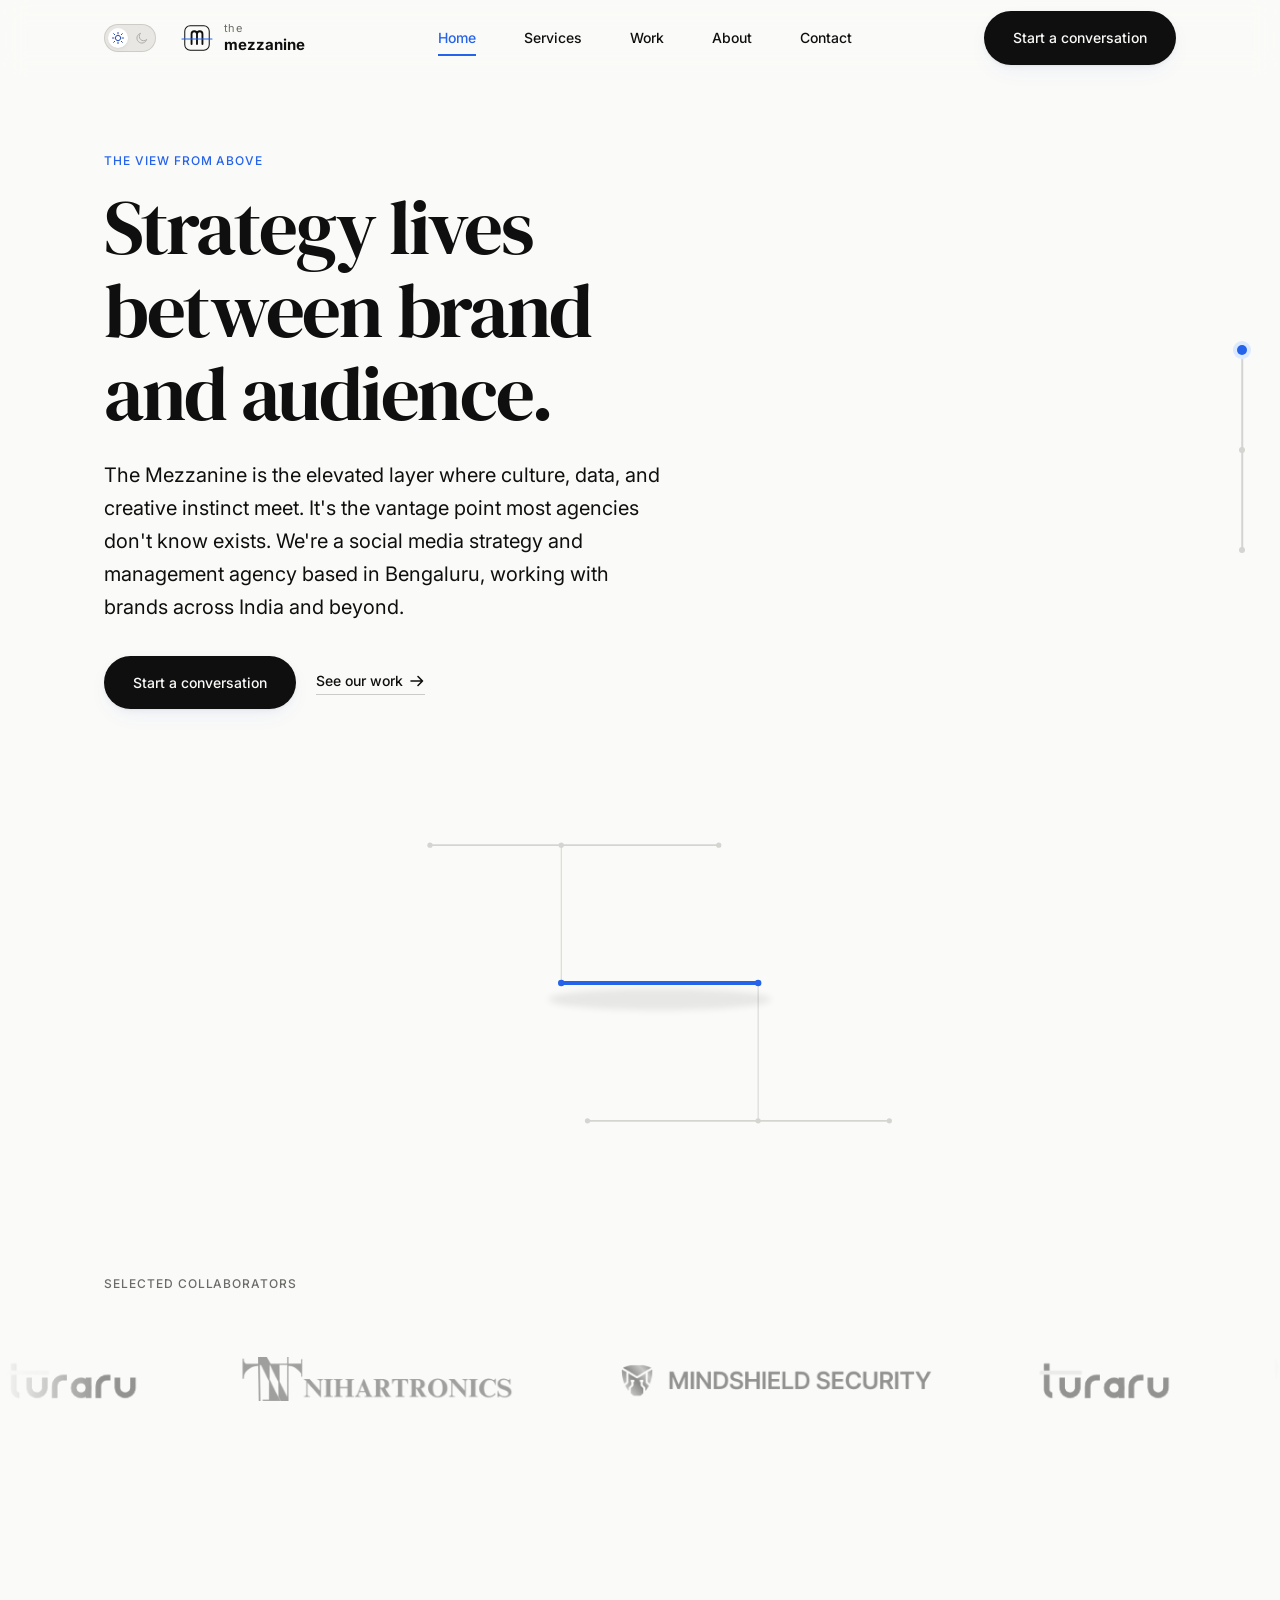
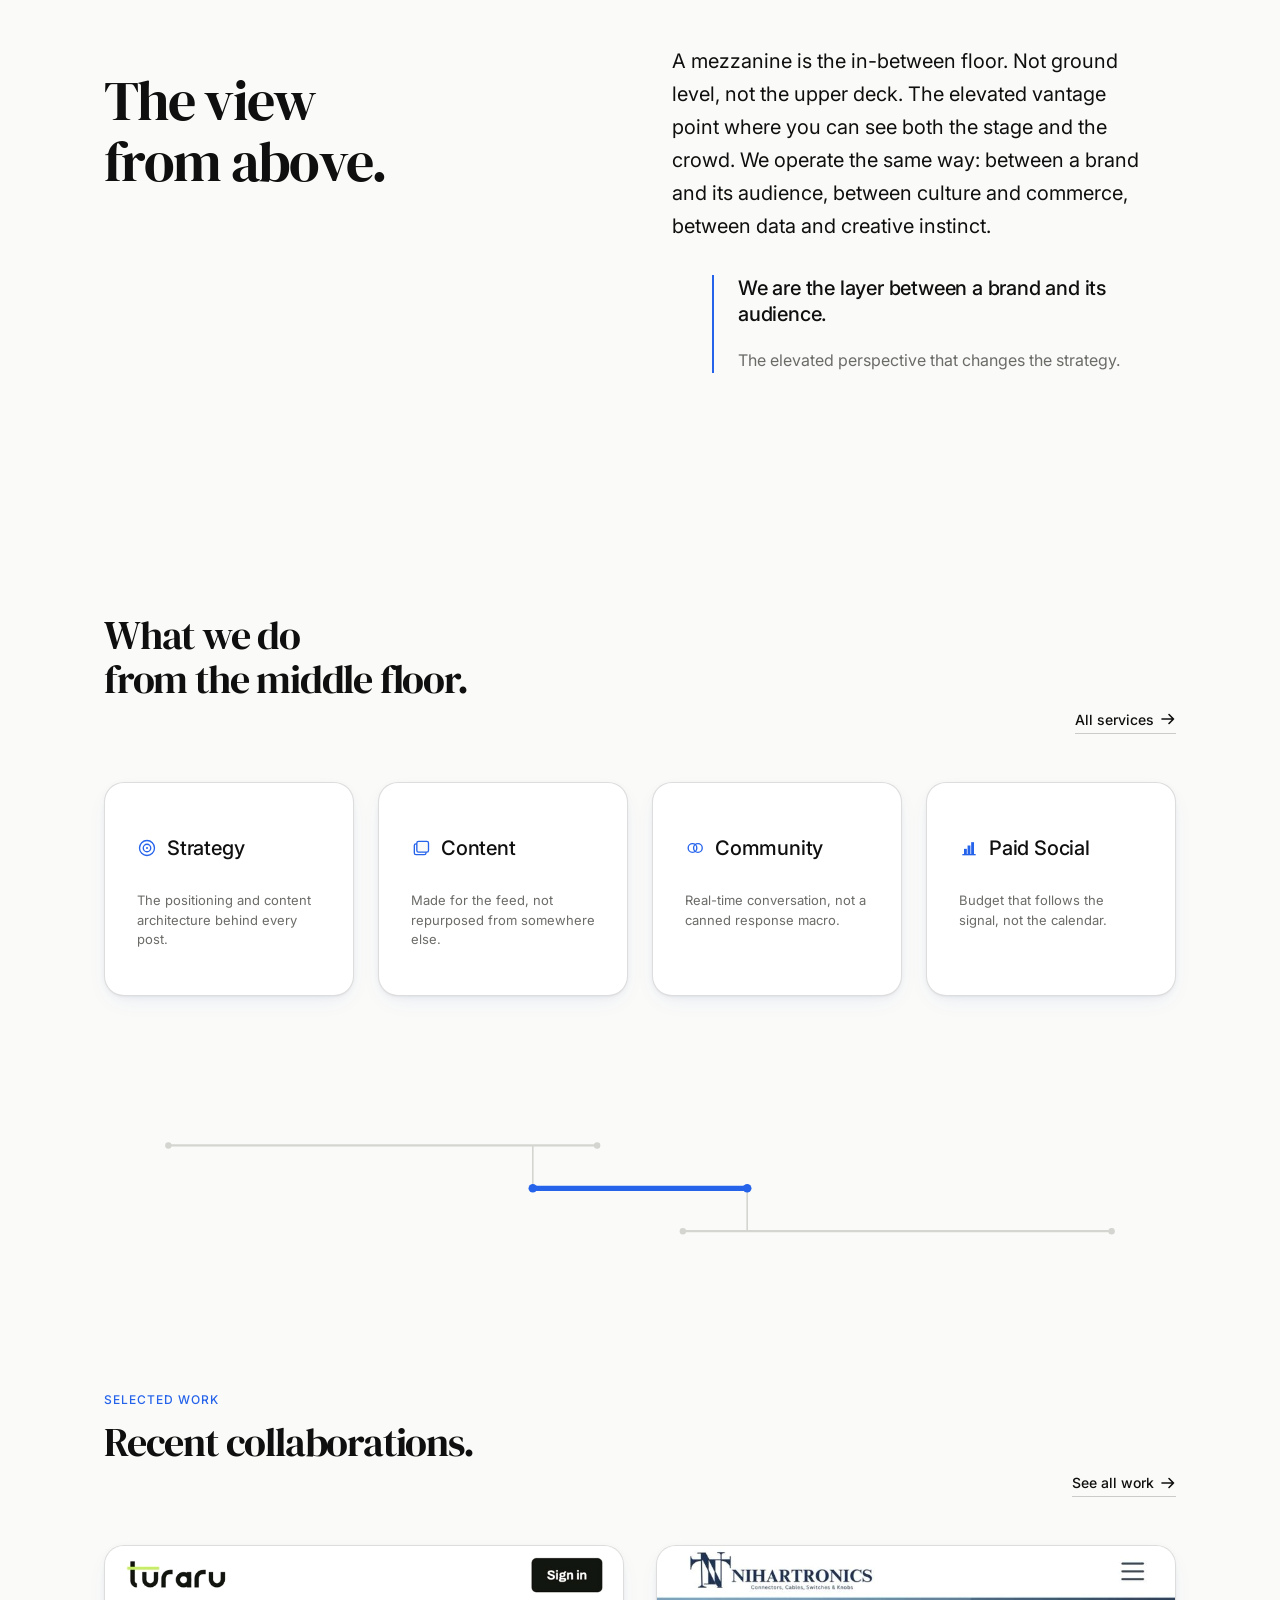
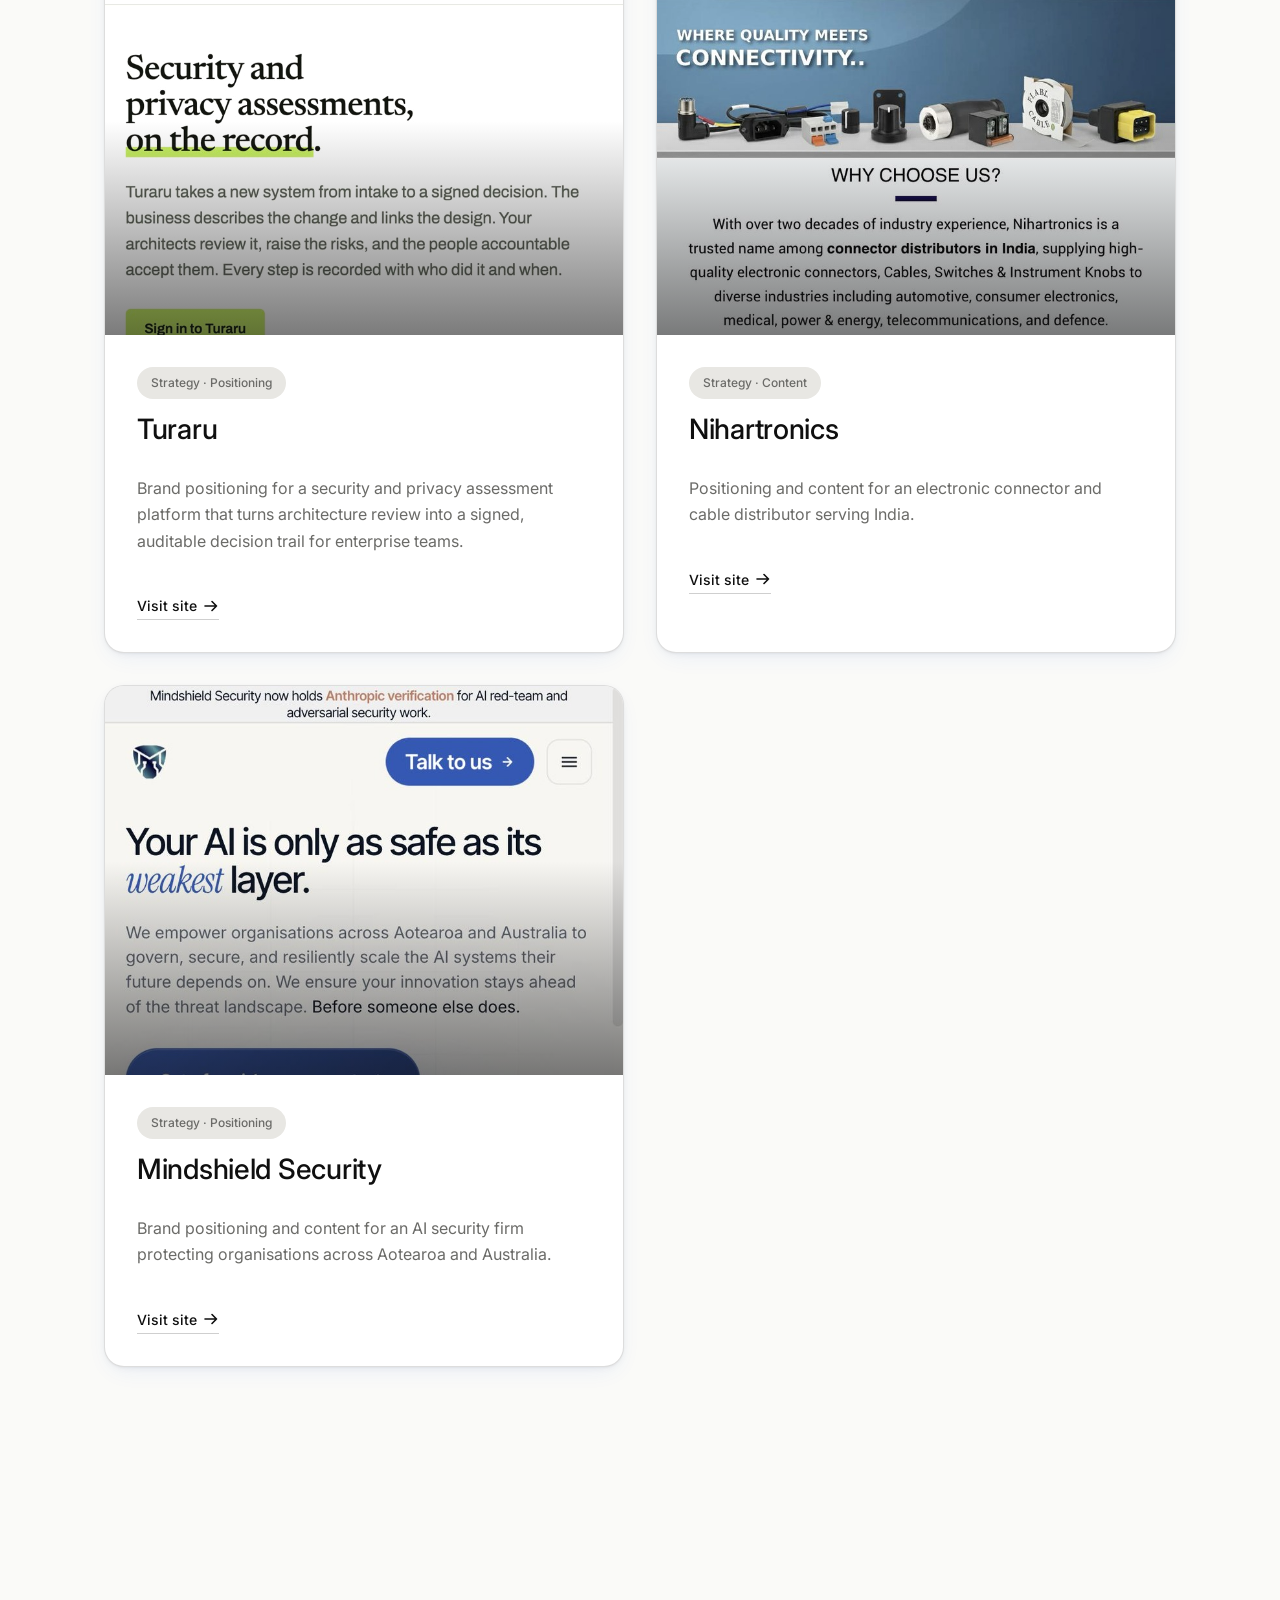
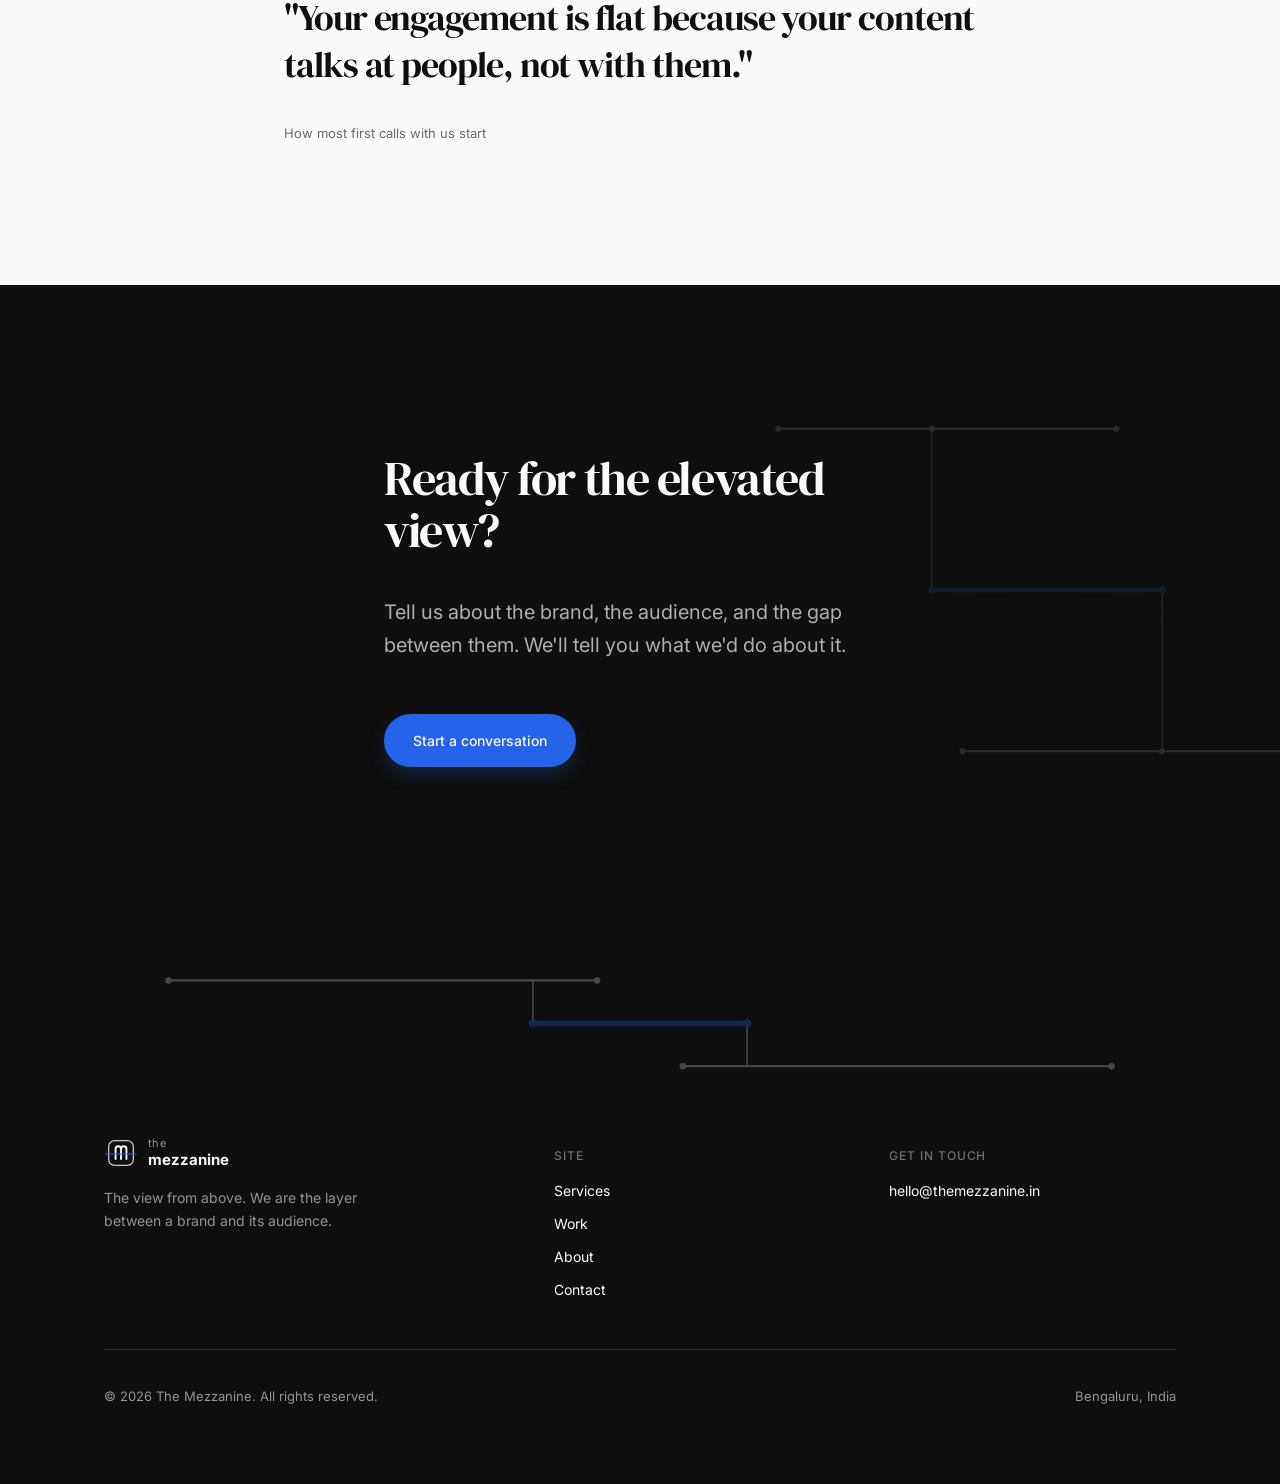
<file: index.html>
<!doctype html>
<html lang="en">
<head>
<meta charset="UTF-8">
<script>
(function () {
  try {
    var saved = localStorage.getItem("mezzanine-theme");
    var dark = saved ? saved === "dark" : window.matchMedia("(prefers-color-scheme: dark)").matches;
    if (dark) document.documentElement.setAttribute("data-theme", "dark");
  } catch (e) {}
})();
</script>
<meta name="viewport" content="width=device-width, initial-scale=1.0">
<title>The Mezzanine · Social Strategy From the Elevated View</title>
<meta name="description" content="Social media strategy and management agency in Bengaluru, working from the vantage point between a brand and its audience: strategy, content, paid social.">
<link rel="canonical" href="https://www.themezzanine.in/">
<link rel="icon" type="image/svg+xml" href="favicon.svg">

<meta property="og:title" content="The Mezzanine · The View From Above">
<meta property="og:description" content="A social strategy agency operating from the layer between a brand and its audience.">
<meta property="og:type" content="website">
<meta property="og:url" content="https://www.themezzanine.in/">
<meta property="og:image" content="https://www.themezzanine.in/og-image.png">
<meta property="og:image:width" content="1200">
<meta property="og:image:height" content="630">
<meta property="og:image:alt" content="The Mezzanine — social media strategy and management agency">
<meta name="twitter:card" content="summary_large_image">

<link rel="preconnect" href="https://fonts.googleapis.com">
<link rel="preconnect" href="https://fonts.gstatic.com" crossorigin>
<link href="https://fonts.googleapis.com/css2?family=DM+Serif+Display&family=Inter:wght@400;500;600;700&display=swap" rel="stylesheet">
<script type="application/ld+json">
{
  "@context": "https://schema.org",
  "@graph": [
    {
      "@type": "Organization",
      "@id": "https://www.themezzanine.in/#organization",
      "name": "The Mezzanine",
      "url": "https://www.themezzanine.in/",
      "logo": "https://www.themezzanine.in/og-image.png",
      "description": "Social media strategy and management agency operating from the layer between a brand and its audience.",
      "email": "hello@themezzanine.in",
      "address": {
        "@type": "PostalAddress",
        "addressLocality": "Bengaluru",
        "addressCountry": "IN"
      }
    },
    {
      "@type": "WebSite",
      "@id": "https://www.themezzanine.in/#website",
      "url": "https://www.themezzanine.in/",
      "name": "The Mezzanine",
      "publisher": {
        "@id": "https://www.themezzanine.in/#organization"
      }
    }
  ]
}
</script>
<link rel="stylesheet" href="styles.css">
</head>
<body>
<div id="splash" class="splash" aria-hidden="true">
  <div class="splash-mark-wrap">
    <svg viewBox="0 0 100 100" style="color:var(--ink)">
      <rect x="14" y="14" width="72" height="72" rx="16" fill="none" stroke="currentColor" stroke-width="3"/>
      <path d="M34,68 L34,38 A8,8 0 0 1 50,38 L50,68 M50,38 A8,8 0 0 1 66,38 L66,68" fill="none" stroke="currentColor" stroke-width="5.5" stroke-linecap="round" stroke-linejoin="round"/>
      <line class="splash-line" x1="6" y1="53" x2="94" y2="53" stroke="#2563EB" stroke-width="3.5" stroke-linecap="round" pathLength="100"/>
    </svg>
  </div>
</div>

<!-- shared SVG sprite: logo mark + mezzanine motif system -->
<svg width="0" height="0" style="position:absolute" aria-hidden="true" focusable="false">
<defs>
  <symbol id="logo-mark" viewBox="0 0 100 100">
    <rect x="14" y="14" width="72" height="72" rx="16" fill="none" stroke="currentColor" stroke-width="3"/>
    <path d="M34,68 L34,38 A8,8 0 0 1 50,38 L50,68 M50,38 A8,8 0 0 1 66,38 L66,68" fill="none" stroke="currentColor" stroke-width="5.5" stroke-linecap="round" stroke-linejoin="round"/>
    <line x1="6" y1="53" x2="94" y2="53" stroke="#2563EB" stroke-width="3.5" stroke-linecap="round"/>
  </symbol>
  <symbol id="motif-hero" viewBox="0 0 1000 640">
    <filter id="soft-blur" x="-50%" y="-50%" width="200%" height="200%"><feGaussianBlur stdDeviation="6"/></filter>
    <!-- upper floor (audience) -->
    <line x1="180" y1="110" x2="620" y2="110" stroke="#D4D4D0" stroke-width="2.5"/>
    <!-- ground floor (brand) -->
    <line x1="420" y1="530" x2="880" y2="530" stroke="#D4D4D0" stroke-width="2.5"/>
    <g class="motif-float" style="animation: float-y 6s ease-in-out infinite; transform-box: fill-box; transform-origin: center;">
      <line x1="380" y1="320" x2="380" y2="110" stroke="#D4D4D0" stroke-width="1.5"/>
      <line x1="680" y1="320" x2="680" y2="530" stroke="#D4D4D0" stroke-width="1.5"/>
      <ellipse cx="530" cy="345" rx="170" ry="16" fill="#0F0F0F" opacity="0.08" filter="url(#soft-blur)"/>
      <line x1="380" y1="320" x2="680" y2="320" stroke="#2563EB" stroke-width="6" stroke-linecap="round"/>
      <circle cx="380" cy="320" r="5" fill="#2563EB"/>
      <circle cx="680" cy="320" r="5" fill="#2563EB"/>
    </g>
    <circle cx="380" cy="110" r="4" fill="#D4D4D0"/>
    <circle cx="680" cy="530" r="4" fill="#D4D4D0"/>
    <circle cx="180" cy="110" r="4" fill="#D4D4D0"/>
    <circle cx="620" cy="110" r="4" fill="#D4D4D0"/>
    <circle cx="420" cy="530" r="4" fill="#D4D4D0"/>
    <circle cx="880" cy="530" r="4" fill="#D4D4D0"/>
  </symbol>
  <symbol id="motif-divider" viewBox="0 0 1000 120">
    <!-- upper floor (audience), offset left -->
    <line x1="60" y1="20" x2="460" y2="20" stroke="#D4D4D0" stroke-width="2"/>
    <!-- ground floor (brand), offset right -->
    <line x1="540" y1="100" x2="940" y2="100" stroke="#D4D4D0" stroke-width="2"/>
    <line x1="400" y1="60" x2="400" y2="20" stroke="#D4D4D0" stroke-width="1.5"/>
    <line x1="600" y1="60" x2="600" y2="100" stroke="#D4D4D0" stroke-width="1.5"/>
    <line x1="400" y1="60" x2="600" y2="60" stroke="#2563EB" stroke-width="5" stroke-linecap="round"/>
    <circle cx="400" cy="60" r="4" fill="#2563EB"/>
    <circle cx="600" cy="60" r="4" fill="#2563EB"/>
    <circle cx="60" cy="20" r="3" fill="#D4D4D0"/>
    <circle cx="460" cy="20" r="3" fill="#D4D4D0"/>
    <circle cx="540" cy="100" r="3" fill="#D4D4D0"/>
    <circle cx="940" cy="100" r="3" fill="#D4D4D0"/>
  </symbol>
  <symbol id="icon-strategy" viewBox="0 0 24 24"><circle cx="12" cy="12" r="9" fill="none" stroke="currentColor" stroke-width="1.6"/><circle cx="12" cy="12" r="4.5" fill="none" stroke="currentColor" stroke-width="1.6"/><circle cx="12" cy="12" r="1.2" fill="currentColor"/></symbol>
  <symbol id="icon-content" viewBox="0 0 24 24"><rect x="4" y="7" width="14" height="13" rx="2" fill="none" stroke="currentColor" stroke-width="1.6"/><rect x="7" y="4" width="14" height="13" rx="2" fill="#FAFAF8" stroke="currentColor" stroke-width="1.6"/></symbol>
  <symbol id="icon-community" viewBox="0 0 24 24"><circle cx="9" cy="12" r="5.2" fill="none" stroke="currentColor" stroke-width="1.6"/><circle cx="15.5" cy="12" r="5.2" fill="none" stroke="currentColor" stroke-width="1.6"/></symbol>
  <symbol id="icon-paid" viewBox="0 0 24 24"><line x1="4" y1="20" x2="20" y2="20" stroke="currentColor" stroke-width="1.6"/><rect x="6" y="13" width="3.4" height="7" fill="currentColor"/><rect x="10.3" y="9" width="3.4" height="11" fill="currentColor"/><rect x="14.6" y="5" width="3.4" height="15" fill="currentColor"/></symbol>
  <symbol id="icon-arrow" viewBox="0 0 16 16"><path d="M2 8h11.5M9 3.5 13.5 8 9 12.5" fill="none" stroke="currentColor" stroke-width="1.6" stroke-linecap="round" stroke-linejoin="round"/></symbol>
  <symbol id="icon-sun" viewBox="0 0 24 24"><circle cx="12" cy="12" r="4.5" fill="none" stroke="currentColor" stroke-width="1.6"/><path d="M12 2.5v2.5M12 19v2.5M4.6 4.6l1.8 1.8M17.6 17.6l1.8 1.8M2.5 12h2.5M19 12h2.5M4.6 19.4l1.8-1.8M17.6 6.4l1.8-1.8" stroke="currentColor" stroke-width="1.6" stroke-linecap="round"/></symbol>
  <symbol id="icon-moon" viewBox="0 0 24 24"><path d="M20 14.5A8.5 8.5 0 1 1 9.5 4a7 7 0 0 0 10.5 10.5Z" fill="none" stroke="currentColor" stroke-width="1.6" stroke-linejoin="round"/></symbol>
</defs>
</svg>

<div class="floor-rail" aria-hidden="true">
  <div class="rail-line"></div>
  <div class="rail-dot top"></div>
  <div class="rail-dot mid"></div>
  <div class="rail-dot bottom"></div>
  <div class="rail-marker"></div>
</div>

<header class="nav">
  <div class="wrap nav-inner">
    <div class="nav-inner-left">
      <button class="theme-toggle" id="theme-toggle" type="button" aria-label="Switch to dark theme" aria-pressed="false">
        <svg class="theme-toggle-icon theme-toggle-icon--sun" viewBox="0 0 24 24" aria-hidden="true"><use href="#icon-sun"></use></svg>
        <svg class="theme-toggle-icon theme-toggle-icon--moon" viewBox="0 0 24 24" aria-hidden="true"><use href="#icon-moon"></use></svg>
        <span class="theme-toggle-thumb"></span>
      </button>
      <a href="index.html" class="nav-logo" aria-label="The Mezzanine home">
        <svg viewBox="0 0 100 100" style="color:var(--ink)"><use href="#logo-mark"></use></svg>
        <span class="wordmark"><span class="the">the</span><span class="mezzanine">mezzanine</span></span>
      </a>
    </div>
    <nav class="nav-links" aria-label="Primary">
      <a href="index.html" class="active">Home</a>
      <a href="services.html">Services</a>
      <a href="work.html">Work</a>
      <a href="about.html">About</a>
      <a href="contact.html">Contact</a>
    </nav>
    <a href="contact.html" class="btn btn-primary nav-cta">Start a conversation</a>
    <button class="nav-toggle" aria-label="Toggle menu" aria-expanded="false" aria-controls="mobile-menu">
      <span></span><span></span><span></span>
    </button>
  </div>
</header>
<!-- Positioned as a sibling of .nav, not a child: .nav has backdrop-filter,
     which creates a containing block for fixed descendants and would trap
     this fixed-position menu inside the header's own (short) box. -->
<nav class="mobile-menu" id="mobile-menu" aria-label="Mobile">
  <a href="index.html">Home</a>
  <a href="services.html">Services</a>
  <a href="work.html">Work</a>
  <a href="about.html">About</a>
  <a href="contact.html">Contact</a>
  <a href="contact.html" class="btn btn-accent" style="margin-top:8px;align-self:flex-start;">Start a conversation</a>
</nav>

<main>

  <!-- HERO -->
  <section class="section" style="padding-top: clamp(32px, 6vw, 64px); padding-bottom: 0;">
    <div class="wrap">
      <div style="max-width:800px;">
        <p class="label reveal">The view from above</p>
        <h1 class="display reveal" style="margin: var(--space-2) 0;">Strategy lives<br>between brand<br>and audience.</h1>
        <p class="body-lg reveal" style="max-width:560px; margin-top: var(--space-3);">The Mezzanine is the elevated layer where culture, data, and creative instinct meet. It's the vantage point most agencies don't know exists. We're a social media strategy and management agency based in Bengaluru, working with brands across India and beyond.</p>
        <div class="reveal" style="display:flex; flex-wrap:wrap; gap:20px; align-items:center; margin-top: var(--space-4);">
          <a href="contact.html" class="btn btn-primary">Start a conversation</a>
          <a href="work.html" class="link-arrow">See our work <svg viewBox="0 0 16 16"><use href="#icon-arrow"></use></svg></a>
        </div>
      </div>
    </div>
    <div class="wrap reveal" style="margin-top: var(--space-6); position:relative;">
      <svg class="motif-hero" viewBox="0 0 1000 640" aria-hidden="true" style="max-height:420px;"><use href="#motif-hero"></use></svg>
    </div>
  </section>

  <!-- PROOF STRIP -->
  <section class="section-tight">
    <div class="wrap reveal">
      <p class="label" style="color:var(--mid); margin-bottom: var(--space-4);">Selected collaborators</p>
    </div>
    <div class="marquee reveal">
      <div class="marquee-track" id="logo-marquee">
        <a href="https://turaru.com" target="_blank" rel="noopener" aria-label="Turaru"><img src="work/logos/turaru-logo.png" alt="Turaru" width="305" height="96" decoding="async"></a>
        <a href="https://nihartronics.com" target="_blank" rel="noopener" aria-label="Nihartronics"><img src="work/logos/nihartronics-logo.png" alt="Nihartronics" width="608" height="96" decoding="async"></a>
        <a href="https://mindshield.co.nz" target="_blank" rel="noopener" aria-label="Mindshield Security"><img src="work/logos/mindshield-logo.png" alt="Mindshield Security" width="712" height="96" decoding="async"></a>
        <a href="https://turaru.com" target="_blank" rel="noopener" aria-hidden="true" tabindex="-1"><img src="work/logos/turaru-logo.png" alt="" aria-hidden="true" width="305" height="96" decoding="async"></a>
        <a href="https://nihartronics.com" target="_blank" rel="noopener" aria-hidden="true" tabindex="-1"><img src="work/logos/nihartronics-logo.png" alt="" aria-hidden="true" width="608" height="96" decoding="async"></a>
        <a href="https://mindshield.co.nz" target="_blank" rel="noopener" aria-hidden="true" tabindex="-1"><img src="work/logos/mindshield-logo.png" alt="" aria-hidden="true" width="712" height="96" decoding="async"></a>
        <a href="https://turaru.com" target="_blank" rel="noopener" aria-hidden="true" tabindex="-1"><img src="work/logos/turaru-logo.png" alt="" aria-hidden="true" width="305" height="96" decoding="async"></a>
        <a href="https://nihartronics.com" target="_blank" rel="noopener" aria-hidden="true" tabindex="-1"><img src="work/logos/nihartronics-logo.png" alt="" aria-hidden="true" width="608" height="96" decoding="async"></a>
        <a href="https://mindshield.co.nz" target="_blank" rel="noopener" aria-hidden="true" tabindex="-1"><img src="work/logos/mindshield-logo.png" alt="" aria-hidden="true" width="712" height="96" decoding="async"></a>
      </div>
    </div>
  </section>

  <!-- CONCEPT INTRO -->
  <section class="section">
    <div class="wrap grid-2" style="align-items:start; gap: var(--space-6);">
      <h2 class="display reveal">The view<br>from above.</h2>
      <div class="reveal">
        <p class="body-lg" style="max-width: 480px;">A mezzanine is the in-between floor. Not ground level, not the upper deck. The elevated vantage point where you can see both the stage and the crowd. We operate the same way: between a brand and its audience, between culture and commerce, between data and creative instinct.</p>
        <blockquote class="quote-callout" style="margin-top: var(--space-4);">
          <p class="heading heading-md">We are the layer between a brand and its audience.</p>
          <p class="body-text" style="margin-top:6px;">The elevated perspective that changes the strategy.</p>
        </blockquote>
      </div>
    </div>
  </section>

  <!-- SERVICES OVERVIEW -->
  <section class="section-tight">
    <div class="wrap">
      <div class="reveal" style="display:flex; justify-content:space-between; align-items:flex-end; flex-wrap:wrap; gap:16px; margin-bottom: var(--space-5);">
        <h2 class="display" style="font-size: clamp(28px, 3.4vw, 40px);">What we do<br>from the middle floor.</h2>
        <a href="services.html" class="link-arrow">All services <svg viewBox="0 0 16 16"><use href="#icon-arrow"></use></svg></a>
      </div>
      <div class="grid-4">
        <div class="surface-elevated reveal" style="padding: var(--space-4);">
          <div style="display:flex; align-items:center; gap:10px;">
            <svg viewBox="0 0 24 24" style="width:20px;height:20px;color:var(--blue); flex-shrink:0;"><use href="#icon-strategy"></use></svg>
            <h3 class="heading heading-md">Strategy</h3>
          </div>
          <p class="small-text" style="margin-top:10px;">The positioning and content architecture behind every post.</p>
        </div>
        <div class="surface-elevated reveal" style="padding: var(--space-4);">
          <div style="display:flex; align-items:center; gap:10px;">
            <svg viewBox="0 0 24 24" style="width:20px;height:20px;color:var(--blue); flex-shrink:0;"><use href="#icon-content"></use></svg>
            <h3 class="heading heading-md">Content</h3>
          </div>
          <p class="small-text" style="margin-top:10px;">Made for the feed, not repurposed from somewhere else.</p>
        </div>
        <div class="surface-elevated reveal" style="padding: var(--space-4);">
          <div style="display:flex; align-items:center; gap:10px;">
            <svg viewBox="0 0 24 24" style="width:20px;height:20px;color:var(--blue); flex-shrink:0;"><use href="#icon-community"></use></svg>
            <h3 class="heading heading-md">Community</h3>
          </div>
          <p class="small-text" style="margin-top:10px;">Real-time conversation, not a canned response macro.</p>
        </div>
        <div class="surface-elevated reveal" style="padding: var(--space-4);">
          <div style="display:flex; align-items:center; gap:10px;">
            <svg viewBox="0 0 24 24" style="width:20px;height:20px;color:var(--blue); flex-shrink:0;"><use href="#icon-paid"></use></svg>
            <h3 class="heading heading-md">Paid Social</h3>
          </div>
          <p class="small-text" style="margin-top:10px;">Budget that follows the signal, not the calendar.</p>
        </div>
      </div>
    </div>
  </section>

  <svg class="motif-divider reveal" viewBox="0 0 1000 120" aria-hidden="true" style="max-width:var(--container); margin: var(--space-6) auto; padding: 0 var(--gutter);"><use href="#motif-divider"></use></svg>

  <!-- WORK HIGHLIGHTS -->
  <section class="section-tight">
    <div class="wrap">
      <div class="reveal" style="display:flex; justify-content:space-between; align-items:flex-end; flex-wrap:wrap; gap:16px; margin-bottom: var(--space-5);">
        <div>
          <p class="label">Selected work</p>
          <h2 class="display" style="font-size: clamp(28px, 3.4vw, 40px); margin-top:8px;">Recent collaborations.</h2>
        </div>
        <a href="work.html" class="link-arrow">See all work <svg viewBox="0 0 16 16"><use href="#icon-arrow"></use></svg></a>
      </div>
      <div class="grid-2">
        <a href="https://turaru.com" target="_blank" rel="noopener" class="reveal surface-elevated" style="display:block; overflow:hidden;">
          <div class="thumb" style="border-radius:0;"><img src="work/turaru.jpg" alt="Turaru website homepage, a security and privacy assessment platform" width="800" height="600" decoding="async"></div>
          <div style="padding: var(--space-4);">
            <span class="tag-pill">Strategy · Positioning</span>
            <h3 class="heading heading-lg" style="margin-top:12px;">Turaru</h3>
            <p class="body-text" style="margin-top:8px;">Brand positioning for a security and privacy assessment platform that turns architecture review into a signed, auditable decision trail for enterprise teams.</p>
            <span class="link-arrow" style="margin-top: var(--space-3);">Visit site <svg viewBox="0 0 16 16"><use href="#icon-arrow"></use></svg></span>
          </div>
        </a>
        <a href="https://nihartronics.com" target="_blank" rel="noopener" class="reveal surface-elevated" style="display:block; overflow:hidden;">
          <div class="thumb" style="border-radius:0;"><img src="work/nihartronics.jpg" alt="Nihartronics website homepage, an electronic connector and cable distributor" width="800" height="600" loading="lazy" decoding="async"></div>
          <div style="padding: var(--space-4);">
            <span class="tag-pill">Strategy · Content</span>
            <h3 class="heading heading-lg" style="margin-top:12px;">Nihartronics</h3>
            <p class="body-text" style="margin-top:8px;">Positioning and content for an electronic connector and cable distributor serving India.</p>
            <span class="link-arrow" style="margin-top: var(--space-3);">Visit site <svg viewBox="0 0 16 16"><use href="#icon-arrow"></use></svg></span>
          </div>
        </a>
        <a href="https://mindshield.co.nz" target="_blank" rel="noopener" class="reveal surface-elevated" style="display:block; overflow:hidden;">
          <div class="thumb" style="border-radius:0;"><img src="work/mindshield.jpg" alt="Mindshield Security website homepage, an AI security firm" width="800" height="600" loading="lazy" decoding="async"></div>
          <div style="padding: var(--space-4);">
            <span class="tag-pill">Strategy · Positioning</span>
            <h3 class="heading heading-lg" style="margin-top:12px;">Mindshield Security</h3>
            <p class="body-text" style="margin-top:8px;">Brand positioning and content for an AI security firm protecting organisations across Aotearoa and Australia.</p>
            <span class="link-arrow" style="margin-top: var(--space-3);">Visit site <svg viewBox="0 0 16 16"><use href="#icon-arrow"></use></svg></span>
          </div>
        </a>
      </div>
    </div>
  </section>

  <!-- VOICE CALLOUT -->
  <section class="section">
    <div class="wrap reveal" style="max-width:840px;">
      <p class="display" style="font-size: clamp(24px, 3.4vw, 36px); line-height:1.3;">"Your engagement is flat because your content talks at people, not with them."</p>
      <p class="small-text" style="margin-top: var(--space-2); color:var(--mid);">How most first calls with us start</p>
    </div>
  </section>

  <!-- CLOSING CTA -->
  <section class="section" style="background:var(--ink); color:var(--paper); position:relative; overflow:hidden;">
    <svg viewBox="0 0 1000 640" aria-hidden="true" style="position:absolute; right:-10%; top:50%; transform:translateY(-50%); width:60%; opacity:0.14; color:var(--paper);"><use href="#motif-hero"></use></svg>
    <div class="wrap reveal" style="position:relative; max-width:640px;">
      <h2 class="display" style="color:var(--paper); font-size: clamp(30px, 4vw, 48px);">Ready for the elevated view?</h2>
      <p class="body-lg" style="color:color-mix(in srgb, var(--paper) 68%, transparent); margin-top: var(--space-3);">Tell us about the brand, the audience, and the gap between them. We'll tell you what we'd do about it.</p>
      <a href="contact.html" class="btn btn-accent" style="margin-top: var(--space-4);">Start a conversation</a>
    </div>
  </section>

</main>

<footer class="footer">
  <div class="wrap section-tight">
    <svg class="motif-divider" viewBox="0 0 1000 120" aria-hidden="true" style="color:var(--paper); opacity:0.28; margin-bottom: var(--space-5);"><use href="#motif-divider"></use></svg>
    <div class="footer-grid">
      <div>
        <a href="index.html" class="nav-logo" style="color:var(--paper);" aria-label="The Mezzanine home">
          <svg viewBox="0 0 100 100" style="width:34px;height:34px;color:var(--paper);"><use href="#logo-mark"></use></svg>
          <span class="wordmark"><span class="the" style="color:color-mix(in srgb, var(--paper) 56%, transparent);">the</span><span class="mezzanine" style="color:var(--paper);">mezzanine</span></span>
        </a>
        <p class="mid-text" style="margin-top:16px; max-width:280px; font-size:14px;">The view from above. We are the layer between a brand and its audience.</p>
      </div>
      <div>
        <p class="label" style="color:color-mix(in srgb, var(--paper) 40%, transparent);">Site</p>
        <div style="display:flex; flex-direction:column; gap:10px; margin-top:14px; font-size:14px;">
          <a href="services.html">Services</a>
          <a href="work.html">Work</a>
          <a href="about.html">About</a>
          <a href="contact.html">Contact</a>
        </div>
      </div>
      <div>
        <p class="label" style="color:color-mix(in srgb, var(--paper) 40%, transparent);">Get in touch</p>
        <div style="display:flex; flex-direction:column; gap:10px; margin-top:14px; font-size:14px;">
          <a href="mailto:hello@themezzanine.in">hello@themezzanine.in</a>
        </div>
      </div>
    </div>
    <div class="divider" style="margin-top: var(--space-5); padding-top: var(--space-3); display:flex; justify-content:space-between; flex-wrap:wrap; gap:8px;">
      <p class="small-text mid-text">© 2026 The Mezzanine. All rights reserved.</p>
      <p class="small-text mid-text">Bengaluru, India</p>
    </div>
  </div>
</footer>

<script src="main.js"></script>
</body>
</html>
</file>
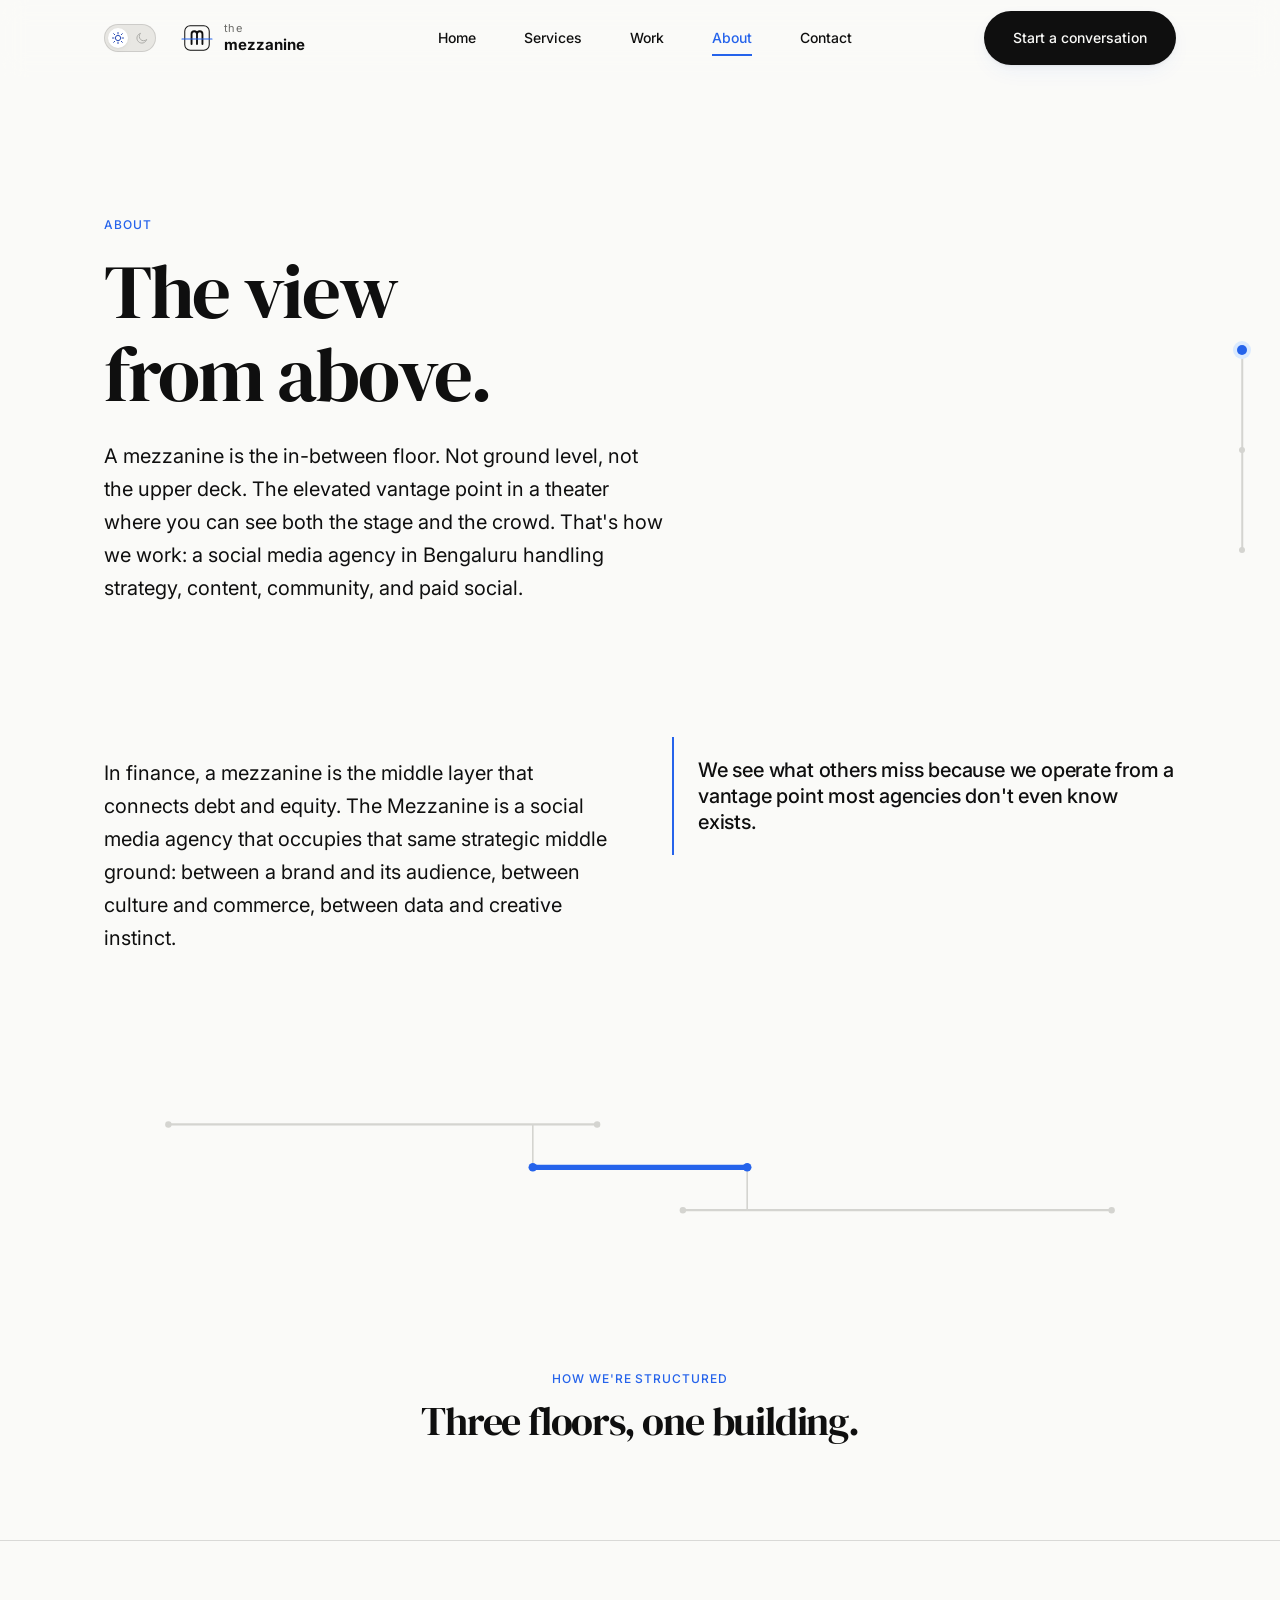
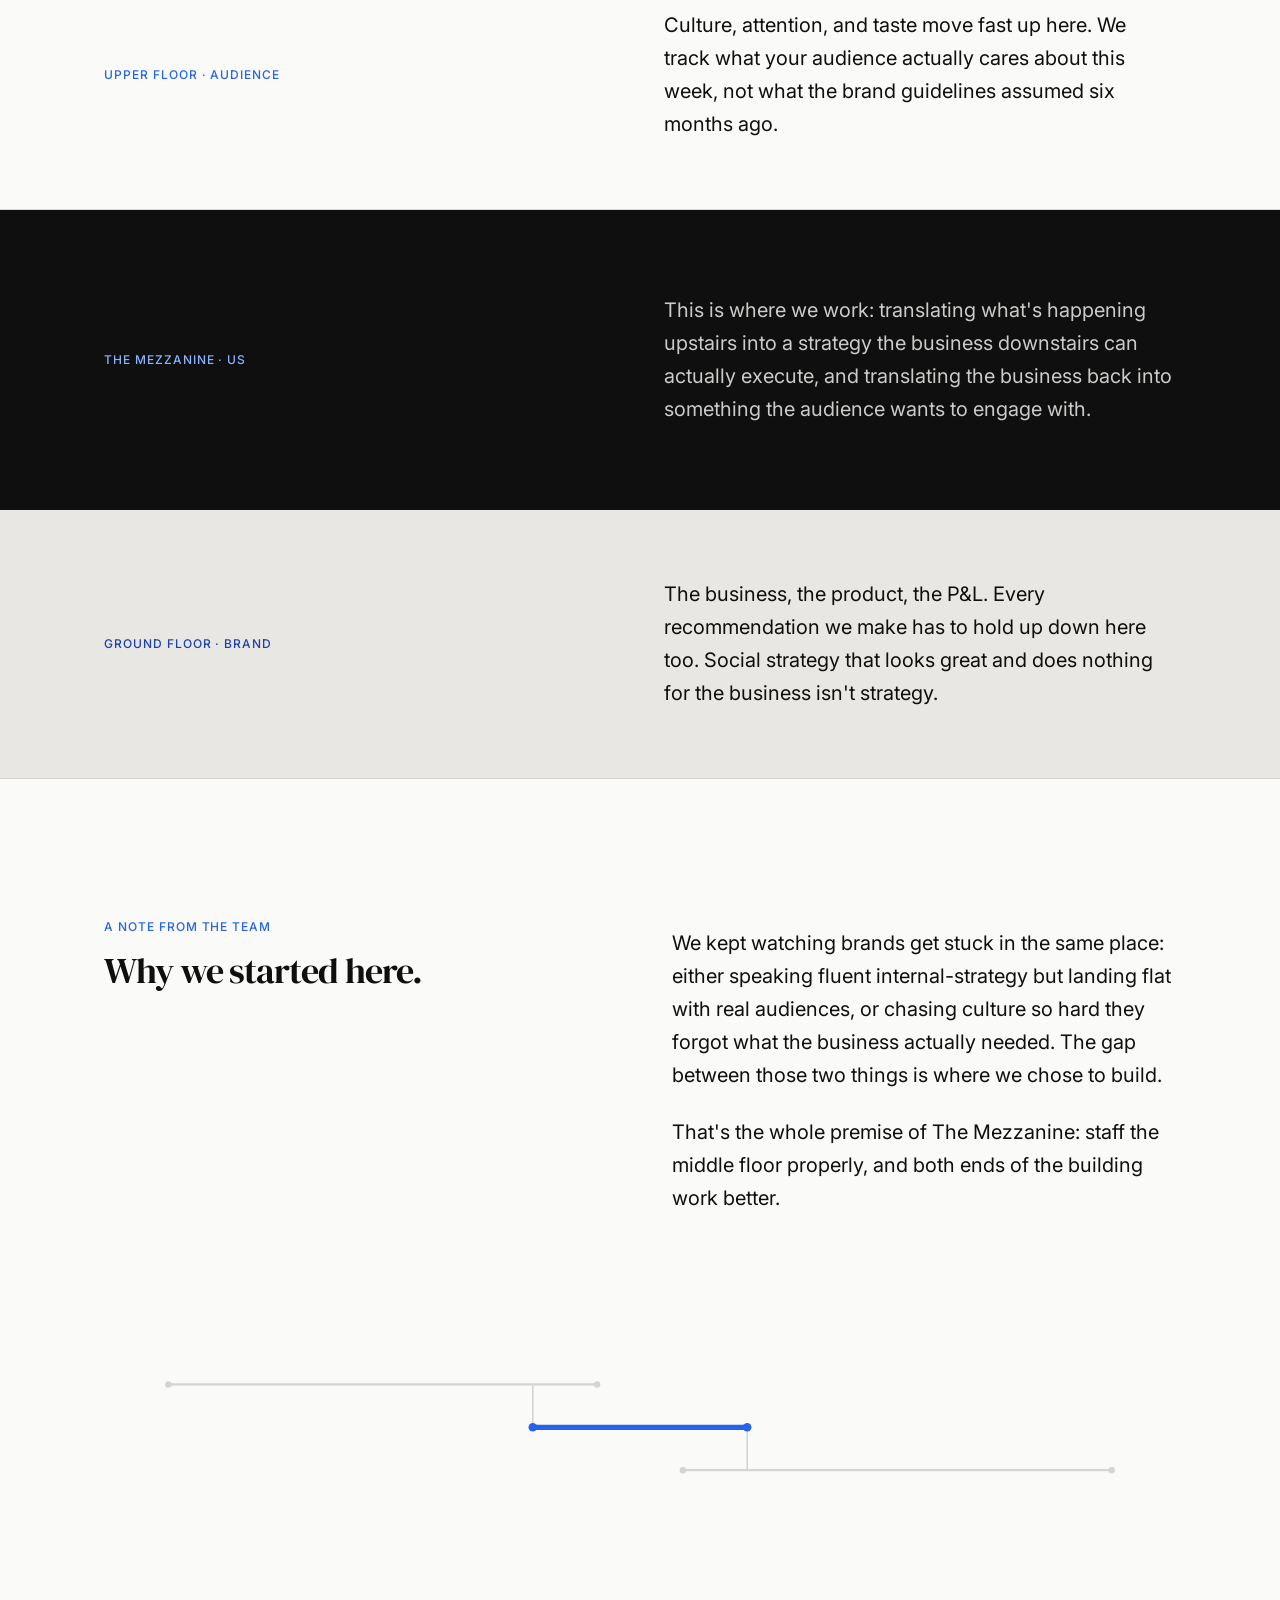
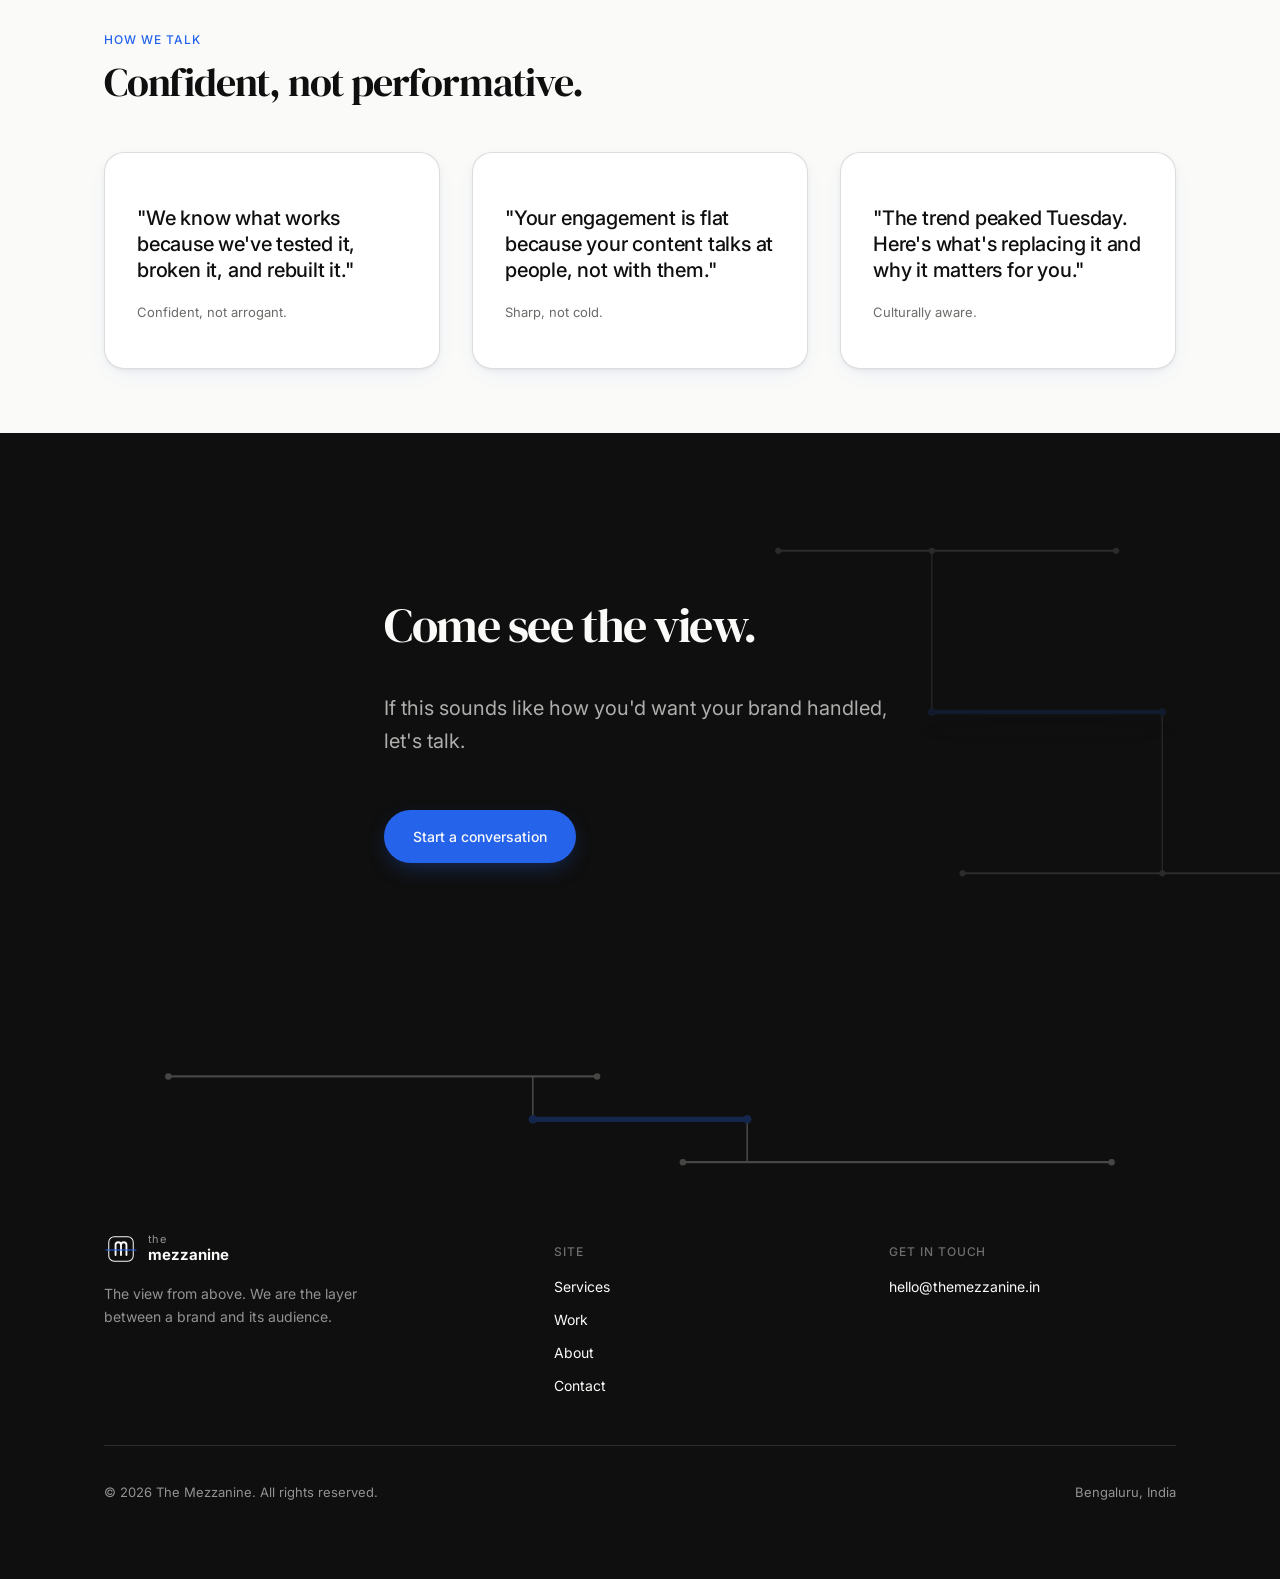
<file: about.html>
<!doctype html>
<html lang="en">
<head>
<meta charset="UTF-8">
<script>
(function () {
  try {
    var saved = localStorage.getItem("mezzanine-theme");
    var dark = saved ? saved === "dark" : window.matchMedia("(prefers-color-scheme: dark)").matches;
    if (dark) document.documentElement.setAttribute("data-theme", "dark");
  } catch (e) {}
})();
</script>
<meta name="viewport" content="width=device-width, initial-scale=1.0">
<title>About The Mezzanine · Social Media Agency in Bengaluru</title>
<meta name="description" content="The Mezzanine is the strategic middle layer between a brand and its audience: the story behind the name, the philosophy, and how we work with brands.">
<link rel="canonical" href="https://www.themezzanine.in/about.html">
<link rel="icon" type="image/svg+xml" href="favicon.svg">

<meta property="og:title" content="About · The Mezzanine">
<meta property="og:description" content="The strategic middle layer between a brand and its audience.">
<meta property="og:type" content="website">
<meta property="og:url" content="https://www.themezzanine.in/about.html">
<meta property="og:image" content="https://www.themezzanine.in/og-image.png">
<meta property="og:image:width" content="1200">
<meta property="og:image:height" content="630">
<meta property="og:image:alt" content="The Mezzanine — social media strategy and management agency">
<meta name="twitter:card" content="summary_large_image">

<link rel="preconnect" href="https://fonts.googleapis.com">
<link rel="preconnect" href="https://fonts.gstatic.com" crossorigin>
<link href="https://fonts.googleapis.com/css2?family=DM+Serif+Display&family=Inter:wght@400;500;600;700&display=swap" rel="stylesheet">
<script type="application/ld+json">
{
  "@context": "https://schema.org",
  "@graph": [
    {
      "@type": "Organization",
      "@id": "https://www.themezzanine.in/#organization",
      "name": "The Mezzanine",
      "url": "https://www.themezzanine.in/",
      "logo": "https://www.themezzanine.in/og-image.png",
      "description": "Social media strategy and management agency operating from the layer between a brand and its audience.",
      "email": "hello@themezzanine.in",
      "address": {
        "@type": "PostalAddress",
        "addressLocality": "Bengaluru",
        "addressCountry": "IN"
      }
    },
    {
      "@type": "BreadcrumbList",
      "itemListElement": [
        {
          "@type": "ListItem",
          "position": 1,
          "name": "Home",
          "item": "https://www.themezzanine.in/"
        },
        {
          "@type": "ListItem",
          "position": 2,
          "name": "About",
          "item": "https://www.themezzanine.in/about.html"
        }
      ]
    }
  ]
}
</script>
<link rel="stylesheet" href="styles.css">
</head>
<body>
<div id="splash" class="splash" aria-hidden="true">
  <div class="splash-mark-wrap">
    <svg viewBox="0 0 100 100" style="color:var(--ink)">
      <rect x="14" y="14" width="72" height="72" rx="16" fill="none" stroke="currentColor" stroke-width="3"/>
      <path d="M34,68 L34,38 A8,8 0 0 1 50,38 L50,68 M50,38 A8,8 0 0 1 66,38 L66,68" fill="none" stroke="currentColor" stroke-width="5.5" stroke-linecap="round" stroke-linejoin="round"/>
      <line class="splash-line" x1="6" y1="53" x2="94" y2="53" stroke="#2563EB" stroke-width="3.5" stroke-linecap="round" pathLength="100"/>
    </svg>
  </div>
</div>

<svg width="0" height="0" style="position:absolute" aria-hidden="true" focusable="false">
<defs>
  <symbol id="logo-mark" viewBox="0 0 100 100">
    <rect x="14" y="14" width="72" height="72" rx="16" fill="none" stroke="currentColor" stroke-width="3"/>
    <path d="M34,68 L34,38 A8,8 0 0 1 50,38 L50,68 M50,38 A8,8 0 0 1 66,38 L66,68" fill="none" stroke="currentColor" stroke-width="5.5" stroke-linecap="round" stroke-linejoin="round"/>
    <line x1="6" y1="53" x2="94" y2="53" stroke="#2563EB" stroke-width="3.5" stroke-linecap="round"/>
  </symbol>
  <symbol id="motif-hero" viewBox="0 0 1000 640">
    <filter id="soft-blur" x="-50%" y="-50%" width="200%" height="200%"><feGaussianBlur stdDeviation="6"/></filter>
    <line x1="180" y1="110" x2="620" y2="110" stroke="#D4D4D0" stroke-width="2.5"/>
    <line x1="420" y1="530" x2="880" y2="530" stroke="#D4D4D0" stroke-width="2.5"/>
    <g class="motif-float" style="animation: float-y 6s ease-in-out infinite; transform-box: fill-box; transform-origin: center;">
      <line x1="380" y1="320" x2="380" y2="110" stroke="#D4D4D0" stroke-width="1.5"/>
      <line x1="680" y1="320" x2="680" y2="530" stroke="#D4D4D0" stroke-width="1.5"/>
      <ellipse cx="530" cy="345" rx="170" ry="16" fill="#0F0F0F" opacity="0.08" filter="url(#soft-blur)"/>
      <line x1="380" y1="320" x2="680" y2="320" stroke="#2563EB" stroke-width="6" stroke-linecap="round"/>
      <circle cx="380" cy="320" r="5" fill="#2563EB"/>
      <circle cx="680" cy="320" r="5" fill="#2563EB"/>
    </g>
    <circle cx="380" cy="110" r="4" fill="#D4D4D0"/>
    <circle cx="680" cy="530" r="4" fill="#D4D4D0"/>
    <circle cx="180" cy="110" r="4" fill="#D4D4D0"/>
    <circle cx="620" cy="110" r="4" fill="#D4D4D0"/>
    <circle cx="420" cy="530" r="4" fill="#D4D4D0"/>
    <circle cx="880" cy="530" r="4" fill="#D4D4D0"/>
  </symbol>
  <symbol id="motif-divider" viewBox="0 0 1000 120">
    <line x1="60" y1="20" x2="460" y2="20" stroke="#D4D4D0" stroke-width="2"/>
    <line x1="540" y1="100" x2="940" y2="100" stroke="#D4D4D0" stroke-width="2"/>
    <line x1="400" y1="60" x2="400" y2="20" stroke="#D4D4D0" stroke-width="1.5"/>
    <line x1="600" y1="60" x2="600" y2="100" stroke="#D4D4D0" stroke-width="1.5"/>
    <line x1="400" y1="60" x2="600" y2="60" stroke="#2563EB" stroke-width="5" stroke-linecap="round"/>
    <circle cx="400" cy="60" r="4" fill="#2563EB"/>
    <circle cx="600" cy="60" r="4" fill="#2563EB"/>
    <circle cx="60" cy="20" r="3" fill="#D4D4D0"/>
    <circle cx="460" cy="20" r="3" fill="#D4D4D0"/>
    <circle cx="540" cy="100" r="3" fill="#D4D4D0"/>
    <circle cx="940" cy="100" r="3" fill="#D4D4D0"/>
  </symbol>
  <symbol id="icon-arrow" viewBox="0 0 16 16"><path d="M2 8h11.5M9 3.5 13.5 8 9 12.5" fill="none" stroke="currentColor" stroke-width="1.6" stroke-linecap="round" stroke-linejoin="round"/></symbol>
  <symbol id="icon-sun" viewBox="0 0 24 24"><circle cx="12" cy="12" r="4.5" fill="none" stroke="currentColor" stroke-width="1.6"/><path d="M12 2.5v2.5M12 19v2.5M4.6 4.6l1.8 1.8M17.6 17.6l1.8 1.8M2.5 12h2.5M19 12h2.5M4.6 19.4l1.8-1.8M17.6 6.4l1.8-1.8" stroke="currentColor" stroke-width="1.6" stroke-linecap="round"/></symbol>
  <symbol id="icon-moon" viewBox="0 0 24 24"><path d="M20 14.5A8.5 8.5 0 1 1 9.5 4a7 7 0 0 0 10.5 10.5Z" fill="none" stroke="currentColor" stroke-width="1.6" stroke-linejoin="round"/></symbol>
</defs>
</svg>

<div class="floor-rail" aria-hidden="true">
  <div class="rail-line"></div>
  <div class="rail-dot top"></div>
  <div class="rail-dot mid"></div>
  <div class="rail-dot bottom"></div>
  <div class="rail-marker"></div>
</div>

<header class="nav">
  <div class="wrap nav-inner">
    <div class="nav-inner-left">
      <button class="theme-toggle" id="theme-toggle" type="button" aria-label="Switch to dark theme" aria-pressed="false">
        <svg class="theme-toggle-icon theme-toggle-icon--sun" viewBox="0 0 24 24" aria-hidden="true"><use href="#icon-sun"></use></svg>
        <svg class="theme-toggle-icon theme-toggle-icon--moon" viewBox="0 0 24 24" aria-hidden="true"><use href="#icon-moon"></use></svg>
        <span class="theme-toggle-thumb"></span>
      </button>
      <a href="index.html" class="nav-logo" aria-label="The Mezzanine home">
        <svg viewBox="0 0 100 100" style="color:var(--ink)"><use href="#logo-mark"></use></svg>
        <span class="wordmark"><span class="the">the</span><span class="mezzanine">mezzanine</span></span>
      </a>
    </div>
    <nav class="nav-links" aria-label="Primary">
      <a href="index.html">Home</a>
      <a href="services.html">Services</a>
      <a href="work.html">Work</a>
      <a href="about.html" class="active">About</a>
      <a href="contact.html">Contact</a>
    </nav>
    <a href="contact.html" class="btn btn-primary nav-cta">Start a conversation</a>
    <button class="nav-toggle" aria-label="Toggle menu" aria-expanded="false" aria-controls="mobile-menu">
      <span></span><span></span><span></span>
    </button>
  </div>
</header>
<nav class="mobile-menu" id="mobile-menu" aria-label="Mobile">
  <a href="index.html">Home</a>
  <a href="services.html">Services</a>
  <a href="work.html">Work</a>
  <a href="about.html">About</a>
  <a href="contact.html">Contact</a>
  <a href="contact.html" class="btn btn-accent" style="margin-top:8px;align-self:flex-start;">Start a conversation</a>
</nav>

<main>

  <!-- INTRO -->
  <section class="section" style="padding-bottom: var(--space-5);">
    <div class="wrap">
      <div style="max-width:760px;">
        <p class="label reveal">About</p>
        <h1 class="display reveal" style="margin: var(--space-2) 0;">The view<br>from above.</h1>
        <p class="body-lg reveal" style="max-width:560px; margin-top: var(--space-3);">A mezzanine is the in-between floor. Not ground level, not the upper deck. The elevated vantage point in a theater where you can see both the stage and the crowd. That's how we work: a social media agency in Bengaluru handling strategy, content, community, and paid social.</p>
      </div>
    </div>
  </section>

  <section class="section-tight">
    <div class="wrap grid-2" style="gap: var(--space-6); align-items:start;">
      <div class="reveal">
        <p class="body-lg">In finance, a mezzanine is the middle layer that connects debt and equity. The Mezzanine is a social media agency that occupies that same strategic middle ground: between a brand and its audience, between culture and commerce, between data and creative instinct.</p>
      </div>
      <div class="reveal quote-callout">
        <p class="heading heading-md">We see what others miss because we operate from a vantage point most agencies don't even know exists.</p>
      </div>
    </div>
  </section>

  <svg class="motif-divider reveal" viewBox="0 0 1000 120" aria-hidden="true" style="max-width:var(--container); margin: var(--space-6) auto; padding: 0 var(--gutter);"><use href="#motif-divider"></use></svg>

  <!-- THREE TIERS -->
  <section class="section-tight">
    <div class="wrap">
      <p class="label reveal" style="text-align:center;">How we're structured</p>
      <h2 class="display reveal" style="text-align:center; font-size: clamp(28px, 3.6vw, 40px); margin-top:8px;">Three floors, one building.</h2>
    </div>
  </section>

  <section class="reveal" style="background:var(--paper); border-top:1px solid color-mix(in srgb, var(--ink) 14%, transparent); border-bottom:1px solid color-mix(in srgb, var(--ink) 14%, transparent);">
    <div class="wrap" style="padding-top: var(--space-5); padding-bottom: var(--space-5);">
      <div class="grid-2" style="align-items:center; gap: var(--space-5);">
        <p class="label">Upper floor · Audience</p>
        <p class="body-lg" style="max-width:560px;">Culture, attention, and taste move fast up here. We track what your audience actually cares about this week, not what the brand guidelines assumed six months ago.</p>
      </div>
    </div>
  </section>

  <section class="reveal" style="background:var(--ink); color:var(--paper);">
    <div class="wrap" style="padding-top: var(--space-6); padding-bottom: var(--space-6);">
      <div class="grid-2" style="align-items:center; gap: var(--space-5);">
        <p class="label" style="color:var(--accent-on-ink);">The Mezzanine · Us</p>
        <p class="body-lg" style="max-width:560px; color:color-mix(in srgb, var(--paper) 80%, transparent);">This is where we work: translating what's happening upstairs into a strategy the business downstairs can actually execute, and translating the business back into something the audience wants to engage with.</p>
      </div>
    </div>
  </section>

  <section class="reveal" style="background:var(--warm-gray); border-bottom:1px solid var(--stone);">
    <div class="wrap" style="padding-top: var(--space-5); padding-bottom: var(--space-5);">
      <div class="grid-2" style="align-items:center; gap: var(--space-5);">
        <p class="label" style="color:var(--blue-deep);">Ground floor · Brand</p>
        <p class="body-lg" style="max-width:560px;">The business, the product, the P&amp;L. Every recommendation we make has to hold up down here too. Social strategy that looks great and does nothing for the business isn't strategy.</p>
      </div>
    </div>
  </section>

  <!-- TEAM NOTE -->
  <section class="section">
    <div class="wrap reveal grid-2" style="gap: var(--space-6); align-items:start;">
      <div>
        <p class="label">A note from the team</p>
        <h2 class="display" style="font-size: clamp(26px, 3.2vw, 36px); margin-top: var(--space-2);">Why we started here.</h2>
      </div>
      <div>
        <p class="body-lg">We kept watching brands get stuck in the same place: either speaking fluent internal-strategy but landing flat with real audiences, or chasing culture so hard they forgot what the business actually needed. The gap between those two things is where we chose to build.</p>
        <p class="body-lg" style="margin-top: var(--space-3);">That's the whole premise of The Mezzanine: staff the middle floor properly, and both ends of the building work better.</p>
      </div>
    </div>
  </section>

  <svg class="motif-divider reveal" viewBox="0 0 1000 120" aria-hidden="true" style="max-width:var(--container); margin: 0 auto var(--space-6); padding: 0 var(--gutter);"><use href="#motif-divider"></use></svg>

  <!-- VOICE / PHILOSOPHY -->
  <section class="section-tight">
    <div class="wrap">
      <p class="label reveal">How we talk</p>
      <h2 class="display reveal" style="font-size: clamp(28px, 3.6vw, 40px); margin-top:8px; margin-bottom: var(--space-5);">Confident, not performative.</h2>
      <div class="grid-3">
        <div class="surface-elevated reveal" style="padding: var(--space-4);">
          <p class="heading heading-md">"We know what works because we've tested it, broken it, and rebuilt it."</p>
          <p class="small-text" style="margin-top:12px;">Confident, not arrogant.</p>
        </div>
        <div class="surface-elevated reveal" style="padding: var(--space-4);">
          <p class="heading heading-md">"Your engagement is flat because your content talks at people, not with them."</p>
          <p class="small-text" style="margin-top:12px;">Sharp, not cold.</p>
        </div>
        <div class="surface-elevated reveal" style="padding: var(--space-4);">
          <p class="heading heading-md">"The trend peaked Tuesday. Here's what's replacing it and why it matters for you."</p>
          <p class="small-text" style="margin-top:12px;">Culturally aware.</p>
        </div>
      </div>
    </div>
  </section>

  <!-- CLOSING CTA -->
  <section class="section" style="background:var(--ink); color:var(--paper); position:relative; overflow:hidden;">
    <svg viewBox="0 0 1000 640" aria-hidden="true" style="position:absolute; right:-10%; top:50%; transform:translateY(-50%); width:60%; opacity:0.14; color:var(--paper);"><use href="#motif-hero"></use></svg>
    <div class="wrap reveal" style="position:relative; max-width:640px;">
      <h2 class="display" style="color:var(--paper); font-size: clamp(30px, 4vw, 48px);">Come see the view.</h2>
      <p class="body-lg" style="color:color-mix(in srgb, var(--paper) 68%, transparent); margin-top: var(--space-3);">If this sounds like how you'd want your brand handled, let's talk.</p>
      <a href="contact.html" class="btn btn-accent" style="margin-top: var(--space-4);">Start a conversation</a>
    </div>
  </section>

</main>

<footer class="footer">
  <div class="wrap section-tight">
    <svg class="motif-divider" viewBox="0 0 1000 120" aria-hidden="true" style="color:var(--paper); opacity:0.28; margin-bottom: var(--space-5);"><use href="#motif-divider"></use></svg>
    <div class="footer-grid">
      <div>
        <a href="index.html" class="nav-logo" style="color:var(--paper);" aria-label="The Mezzanine home">
          <svg viewBox="0 0 100 100" style="width:34px;height:34px;color:var(--paper);"><use href="#logo-mark"></use></svg>
          <span class="wordmark"><span class="the" style="color:color-mix(in srgb, var(--paper) 56%, transparent);">the</span><span class="mezzanine" style="color:var(--paper);">mezzanine</span></span>
        </a>
        <p class="mid-text" style="margin-top:16px; max-width:280px; font-size:14px;">The view from above. We are the layer between a brand and its audience.</p>
      </div>
      <div>
        <p class="label" style="color:color-mix(in srgb, var(--paper) 40%, transparent);">Site</p>
        <div style="display:flex; flex-direction:column; gap:10px; margin-top:14px; font-size:14px;">
          <a href="services.html">Services</a>
          <a href="work.html">Work</a>
          <a href="about.html">About</a>
          <a href="contact.html">Contact</a>
        </div>
      </div>
      <div>
        <p class="label" style="color:color-mix(in srgb, var(--paper) 40%, transparent);">Get in touch</p>
        <div style="display:flex; flex-direction:column; gap:10px; margin-top:14px; font-size:14px;">
          <a href="mailto:hello@themezzanine.in">hello@themezzanine.in</a>
        </div>
      </div>
    </div>
    <div class="divider" style="margin-top: var(--space-5); padding-top: var(--space-3); display:flex; justify-content:space-between; flex-wrap:wrap; gap:8px;">
      <p class="small-text mid-text">© 2026 The Mezzanine. All rights reserved.</p>
      <p class="small-text mid-text">Bengaluru, India</p>
    </div>
  </div>
</footer>

<script src="main.js"></script>
</body>
</html>
</file>
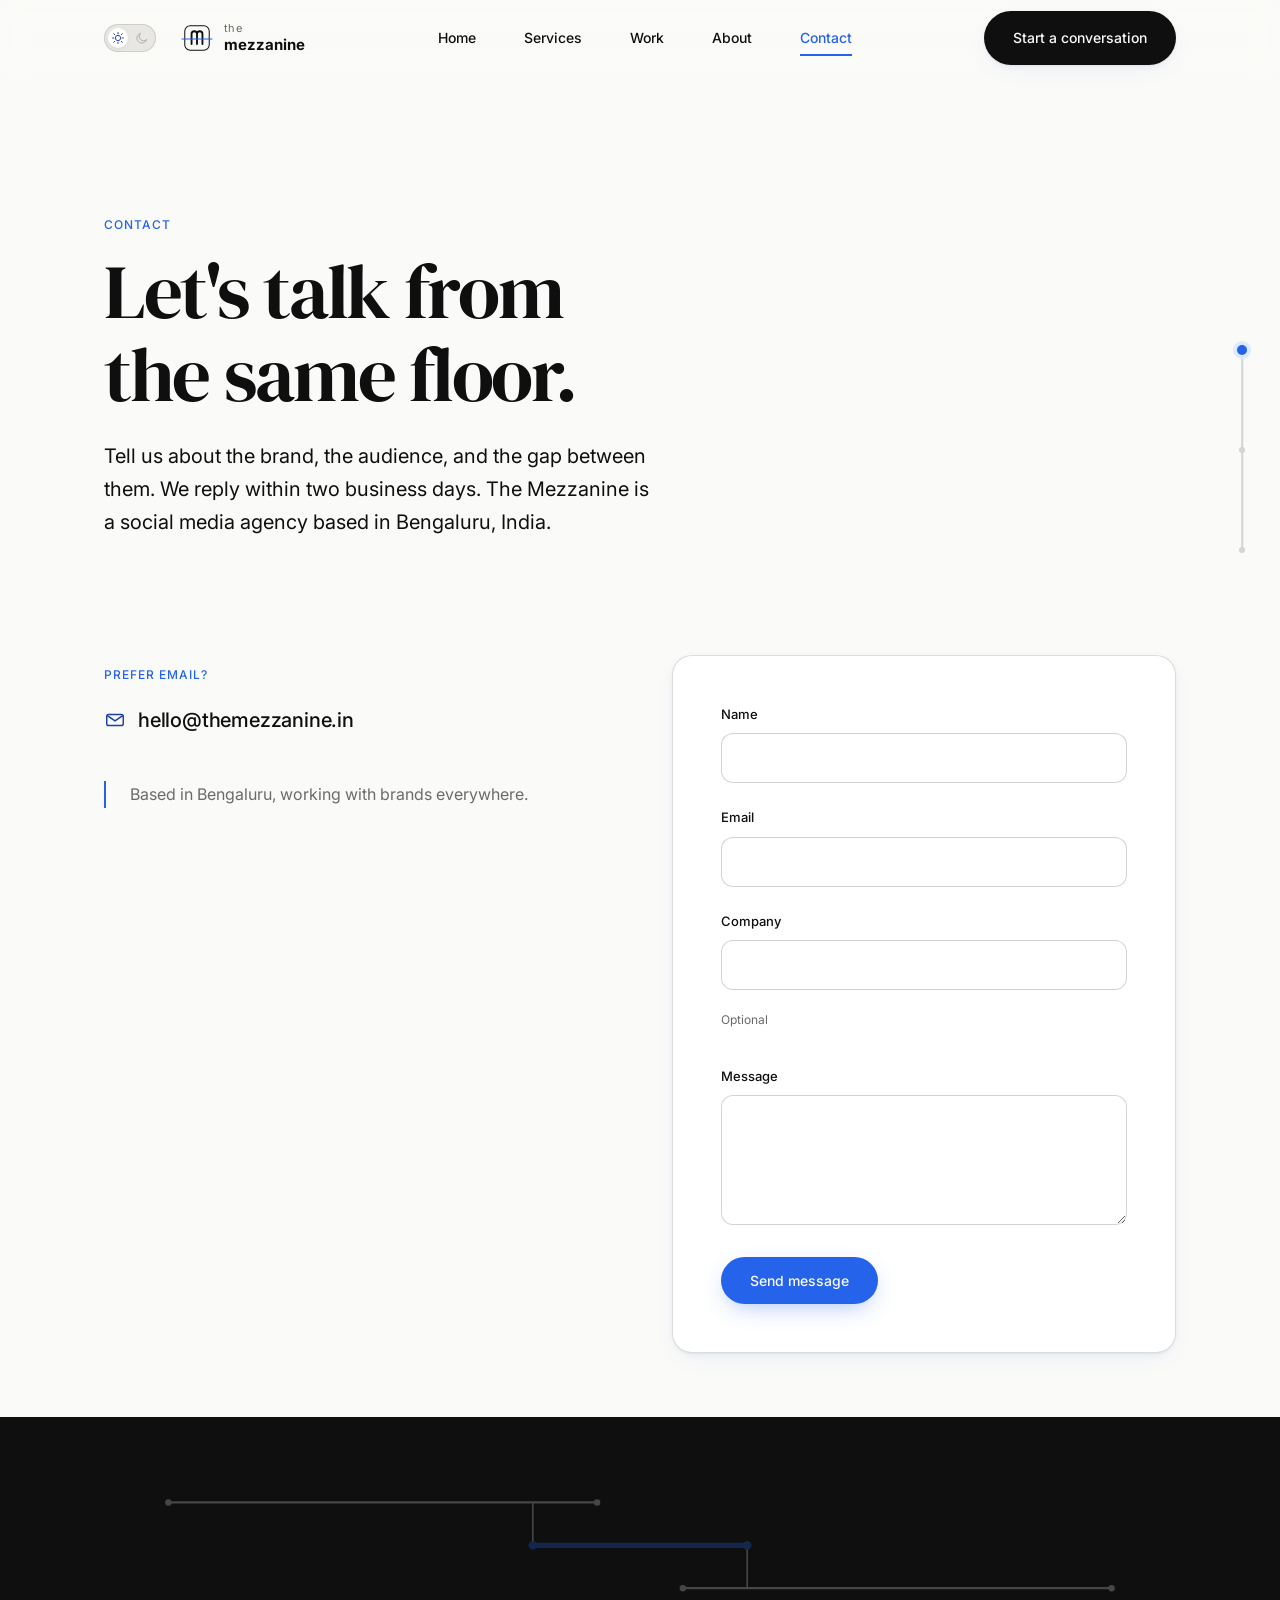
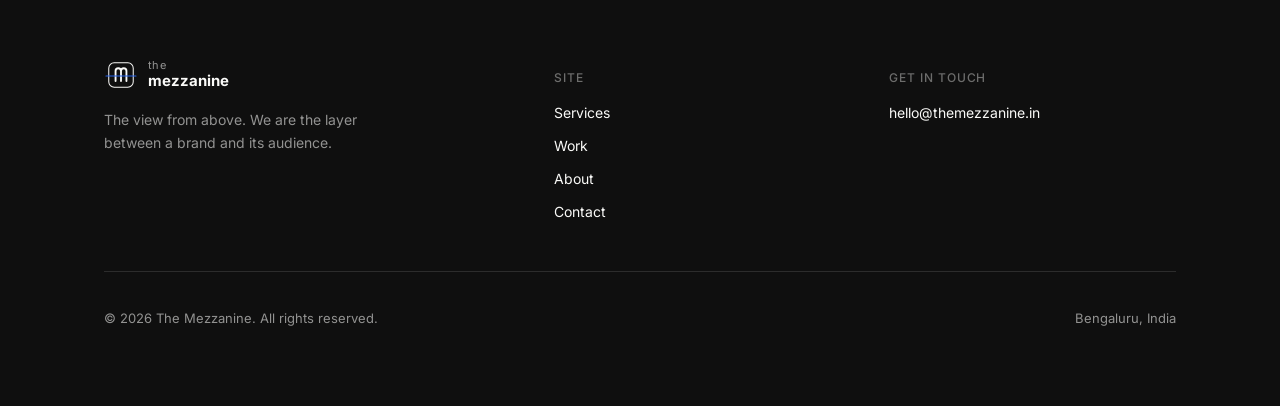
<file: contact.html>
<!doctype html>
<html lang="en">
<head>
<meta charset="UTF-8">
<script>
(function () {
  try {
    var saved = localStorage.getItem("mezzanine-theme");
    var dark = saved ? saved === "dark" : window.matchMedia("(prefers-color-scheme: dark)").matches;
    if (dark) document.documentElement.setAttribute("data-theme", "dark");
  } catch (e) {}
})();
</script>
<meta name="viewport" content="width=device-width, initial-scale=1.0">
<title>Contact The Mezzanine · Social Media Agency, Bengaluru</title>
<meta name="description" content="Get in touch with The Mezzanine to talk about social strategy, content, community, and paid media. Based in Bengaluru. We reply within two business days.">
<link rel="canonical" href="https://www.themezzanine.in/contact.html">
<link rel="icon" type="image/svg+xml" href="favicon.svg">

<meta property="og:title" content="Contact · The Mezzanine">
<meta property="og:description" content="Tell us about the brand, the audience, and the gap between them.">
<meta property="og:type" content="website">
<meta property="og:url" content="https://www.themezzanine.in/contact.html">
<meta property="og:image" content="https://www.themezzanine.in/og-image.png">
<meta property="og:image:width" content="1200">
<meta property="og:image:height" content="630">
<meta property="og:image:alt" content="The Mezzanine — social media strategy and management agency">
<meta name="twitter:card" content="summary_large_image">

<link rel="preconnect" href="https://fonts.googleapis.com">
<link rel="preconnect" href="https://fonts.gstatic.com" crossorigin>
<link href="https://fonts.googleapis.com/css2?family=DM+Serif+Display&family=Inter:wght@400;500;600;700&display=swap" rel="stylesheet">
<script type="application/ld+json">
{
  "@context": "https://schema.org",
  "@graph": [
    {
      "@type": "Organization",
      "@id": "https://www.themezzanine.in/#organization",
      "name": "The Mezzanine",
      "url": "https://www.themezzanine.in/",
      "logo": "https://www.themezzanine.in/og-image.png",
      "description": "Social media strategy and management agency operating from the layer between a brand and its audience.",
      "email": "hello@themezzanine.in",
      "address": {
        "@type": "PostalAddress",
        "addressLocality": "Bengaluru",
        "addressCountry": "IN"
      }
    },
    {
      "@type": "BreadcrumbList",
      "itemListElement": [
        {
          "@type": "ListItem",
          "position": 1,
          "name": "Home",
          "item": "https://www.themezzanine.in/"
        },
        {
          "@type": "ListItem",
          "position": 2,
          "name": "Contact",
          "item": "https://www.themezzanine.in/contact.html"
        }
      ]
    }
  ]
}
</script>
<link rel="stylesheet" href="styles.css">
</head>
<body>
<div id="splash" class="splash" aria-hidden="true">
  <div class="splash-mark-wrap">
    <svg viewBox="0 0 100 100" style="color:var(--ink)">
      <rect x="14" y="14" width="72" height="72" rx="16" fill="none" stroke="currentColor" stroke-width="3"/>
      <path d="M34,68 L34,38 A8,8 0 0 1 50,38 L50,68 M50,38 A8,8 0 0 1 66,38 L66,68" fill="none" stroke="currentColor" stroke-width="5.5" stroke-linecap="round" stroke-linejoin="round"/>
      <line class="splash-line" x1="6" y1="53" x2="94" y2="53" stroke="#2563EB" stroke-width="3.5" stroke-linecap="round" pathLength="100"/>
    </svg>
  </div>
</div>

<svg width="0" height="0" style="position:absolute" aria-hidden="true" focusable="false">
<defs>
  <symbol id="logo-mark" viewBox="0 0 100 100">
    <rect x="14" y="14" width="72" height="72" rx="16" fill="none" stroke="currentColor" stroke-width="3"/>
    <path d="M34,68 L34,38 A8,8 0 0 1 50,38 L50,68 M50,38 A8,8 0 0 1 66,38 L66,68" fill="none" stroke="currentColor" stroke-width="5.5" stroke-linecap="round" stroke-linejoin="round"/>
    <line x1="6" y1="53" x2="94" y2="53" stroke="#2563EB" stroke-width="3.5" stroke-linecap="round"/>
  </symbol>
  <symbol id="motif-divider" viewBox="0 0 1000 120">
    <line x1="60" y1="20" x2="460" y2="20" stroke="#D4D4D0" stroke-width="2"/>
    <line x1="540" y1="100" x2="940" y2="100" stroke="#D4D4D0" stroke-width="2"/>
    <line x1="400" y1="60" x2="400" y2="20" stroke="#D4D4D0" stroke-width="1.5"/>
    <line x1="600" y1="60" x2="600" y2="100" stroke="#D4D4D0" stroke-width="1.5"/>
    <line x1="400" y1="60" x2="600" y2="60" stroke="#2563EB" stroke-width="5" stroke-linecap="round"/>
    <circle cx="400" cy="60" r="4" fill="#2563EB"/>
    <circle cx="600" cy="60" r="4" fill="#2563EB"/>
    <circle cx="60" cy="20" r="3" fill="#D4D4D0"/>
    <circle cx="460" cy="20" r="3" fill="#D4D4D0"/>
    <circle cx="540" cy="100" r="3" fill="#D4D4D0"/>
    <circle cx="940" cy="100" r="3" fill="#D4D4D0"/>
  </symbol>
  <symbol id="icon-check-lg" viewBox="0 0 24 24"><circle cx="12" cy="12" r="10" fill="none" stroke="currentColor" stroke-width="1.6"/><path d="M7.5 12.5 10.5 15.5 16.5 8.5" fill="none" stroke="currentColor" stroke-width="1.8" stroke-linecap="round" stroke-linejoin="round"/></symbol>
  <symbol id="icon-mail" viewBox="0 0 24 24"><rect x="3" y="6" width="18" height="12" rx="2" fill="none" stroke="currentColor" stroke-width="1.6"/><path d="M4 7.5 12 13 20 7.5" fill="none" stroke="currentColor" stroke-width="1.6" stroke-linecap="round" stroke-linejoin="round"/></symbol>
  <symbol id="icon-sun" viewBox="0 0 24 24"><circle cx="12" cy="12" r="4.5" fill="none" stroke="currentColor" stroke-width="1.6"/><path d="M12 2.5v2.5M12 19v2.5M4.6 4.6l1.8 1.8M17.6 17.6l1.8 1.8M2.5 12h2.5M19 12h2.5M4.6 19.4l1.8-1.8M17.6 6.4l1.8-1.8" stroke="currentColor" stroke-width="1.6" stroke-linecap="round"/></symbol>
  <symbol id="icon-moon" viewBox="0 0 24 24"><path d="M20 14.5A8.5 8.5 0 1 1 9.5 4a7 7 0 0 0 10.5 10.5Z" fill="none" stroke="currentColor" stroke-width="1.6" stroke-linejoin="round"/></symbol>
</defs>
</svg>

<div class="floor-rail" aria-hidden="true">
  <div class="rail-line"></div>
  <div class="rail-dot top"></div>
  <div class="rail-dot mid"></div>
  <div class="rail-dot bottom"></div>
  <div class="rail-marker"></div>
</div>

<header class="nav">
  <div class="wrap nav-inner">
    <div class="nav-inner-left">
      <button class="theme-toggle" id="theme-toggle" type="button" aria-label="Switch to dark theme" aria-pressed="false">
        <svg class="theme-toggle-icon theme-toggle-icon--sun" viewBox="0 0 24 24" aria-hidden="true"><use href="#icon-sun"></use></svg>
        <svg class="theme-toggle-icon theme-toggle-icon--moon" viewBox="0 0 24 24" aria-hidden="true"><use href="#icon-moon"></use></svg>
        <span class="theme-toggle-thumb"></span>
      </button>
      <a href="index.html" class="nav-logo" aria-label="The Mezzanine home">
        <svg viewBox="0 0 100 100" style="color:var(--ink)"><use href="#logo-mark"></use></svg>
        <span class="wordmark"><span class="the">the</span><span class="mezzanine">mezzanine</span></span>
      </a>
    </div>
    <nav class="nav-links" aria-label="Primary">
      <a href="index.html">Home</a>
      <a href="services.html">Services</a>
      <a href="work.html">Work</a>
      <a href="about.html">About</a>
      <a href="contact.html" class="active">Contact</a>
    </nav>
    <a href="contact.html" class="btn btn-primary nav-cta">Start a conversation</a>
    <button class="nav-toggle" aria-label="Toggle menu" aria-expanded="false" aria-controls="mobile-menu">
      <span></span><span></span><span></span>
    </button>
  </div>
</header>
<nav class="mobile-menu" id="mobile-menu" aria-label="Mobile">
  <a href="index.html">Home</a>
  <a href="services.html">Services</a>
  <a href="work.html">Work</a>
  <a href="about.html">About</a>
  <a href="contact.html">Contact</a>
  <a href="contact.html" class="btn btn-accent" style="margin-top:8px;align-self:flex-start;">Start a conversation</a>
</nav>

<main>

  <!-- INTRO -->
  <section class="section" style="padding-bottom: var(--space-4);">
    <div class="wrap">
      <div style="max-width:760px;">
        <p class="label reveal">Contact</p>
        <h1 class="display reveal" style="margin: var(--space-2) 0;">Let's talk from<br>the same floor.</h1>
        <p class="body-lg reveal" style="max-width:560px; margin-top: var(--space-3);">Tell us about the brand, the audience, and the gap between them. We reply within two business days. The Mezzanine is a social media agency based in Bengaluru, India.</p>
      </div>
    </div>
  </section>

  <!-- FORM + INFO -->
  <section class="section-tight">
    <div class="wrap">
      <div class="grid-2" style="gap: var(--space-6); align-items:start;">

        <div class="reveal" style="order:2;">
          <div class="surface-elevated" style="padding: var(--space-5);">

            <form
              id="contact-form"
              name="contact"
              method="POST"
              action="https://api.web3forms.com/submit"
              novalidate>

              <!-- Web3Forms routes submissions to the inbox tied to this key.
                   The key is public by design; it can only send to that inbox. -->
              <input type="hidden" name="access_key" value="84f1ce9f-fbe4-4eeb-aef4-252b78426a07">
              <input type="hidden" name="subject" value="New enquiry from themezzanine.in">
              <input type="hidden" name="from_name" value="The Mezzanine website">

              <!-- Honeypot: real people never see it, bots tick it and the
                   submission is silently discarded by Web3Forms. -->
              <p class="hp-field" aria-hidden="true">
                <label>Don't fill this out if you're human: <input type="checkbox" name="botcheck" tabindex="-1" autocomplete="off"></label>
              </p>

              <div style="display:flex; flex-direction:column; gap: var(--space-3);">
                <div class="field">
                  <label for="name">Name</label>
                  <input type="text" id="name" name="name" autocomplete="name" required>
                  <p class="error-msg">Please tell us your name.</p>
                </div>
                <div class="field">
                  <label for="email">Email</label>
                  <input type="email" id="email" name="email" autocomplete="email" required>
                  <p class="error-msg">Please enter a valid email.</p>
                </div>
                <div class="field">
                  <label for="company">Company</label>
                  <input type="text" id="company" name="company" autocomplete="organization">
                  <p class="hint">Optional</p>
                </div>
                <div class="field">
                  <label for="message">Message</label>
                  <textarea id="message" name="message" rows="5" required></textarea>
                  <p class="error-msg">Let us know a little about the project.</p>
                </div>
                <button type="submit" class="btn btn-accent" style="margin-top:8px; align-self:flex-start;">Send message</button>
                <p class="error-msg" id="form-error" role="alert" hidden>Something went wrong sending that. Please try again, or email <a href="mailto:hello@themezzanine.in" style="color:inherit; text-decoration:underline;">hello@themezzanine.in</a>.</p>
              </div>
            </form>

            <div id="form-success" hidden style="text-align:center; padding: var(--space-4) 0;">
              <svg viewBox="0 0 24 24" style="width:48px;height:48px;color:var(--blue); margin:0 auto;"><use href="#icon-check-lg"></use></svg>
              <h2 class="heading heading-md" style="margin-top: var(--space-3);">Message received.</h2>
              <p class="body-text" style="margin-top:8px;">We'll get back to you within two business days.</p>
            </div>

          </div>
        </div>

        <div class="reveal" style="order:1;">
          <p class="label">Prefer email?</p>
          <div style="display:flex; align-items:center; gap:12px; margin-top: var(--space-3);">
            <svg viewBox="0 0 24 24" style="width:22px;height:22px;color:var(--blue-deep);"><use href="#icon-mail"></use></svg>
            <a href="mailto:hello@themezzanine.in" class="heading heading-md" style="color:var(--ink);">hello@themezzanine.in</a>
          </div>
          <div class="quote-callout" style="margin-top: var(--space-5);">
            <p class="body-text">Based in Bengaluru, working with brands everywhere.</p>
          </div>
        </div>

      </div>
    </div>
  </section>

</main>

<footer class="footer">
  <div class="wrap section-tight">
    <svg class="motif-divider" viewBox="0 0 1000 120" aria-hidden="true" style="color:var(--paper); opacity:0.28; margin-bottom: var(--space-5);"><use href="#motif-divider"></use></svg>
    <div class="footer-grid">
      <div>
        <a href="index.html" class="nav-logo" style="color:var(--paper);" aria-label="The Mezzanine home">
          <svg viewBox="0 0 100 100" style="width:34px;height:34px;color:var(--paper);"><use href="#logo-mark"></use></svg>
          <span class="wordmark"><span class="the" style="color:color-mix(in srgb, var(--paper) 56%, transparent);">the</span><span class="mezzanine" style="color:var(--paper);">mezzanine</span></span>
        </a>
        <p class="mid-text" style="margin-top:16px; max-width:280px; font-size:14px;">The view from above. We are the layer between a brand and its audience.</p>
      </div>
      <div>
        <p class="label" style="color:color-mix(in srgb, var(--paper) 40%, transparent);">Site</p>
        <div style="display:flex; flex-direction:column; gap:10px; margin-top:14px; font-size:14px;">
          <a href="services.html">Services</a>
          <a href="work.html">Work</a>
          <a href="about.html">About</a>
          <a href="contact.html">Contact</a>
        </div>
      </div>
      <div>
        <p class="label" style="color:color-mix(in srgb, var(--paper) 40%, transparent);">Get in touch</p>
        <div style="display:flex; flex-direction:column; gap:10px; margin-top:14px; font-size:14px;">
          <a href="mailto:hello@themezzanine.in">hello@themezzanine.in</a>
        </div>
      </div>
    </div>
    <div class="divider" style="margin-top: var(--space-5); padding-top: var(--space-3); display:flex; justify-content:space-between; flex-wrap:wrap; gap:8px;">
      <p class="small-text mid-text">© 2026 The Mezzanine. All rights reserved.</p>
      <p class="small-text mid-text">Bengaluru, India</p>
    </div>
  </div>
</footer>

<script src="main.js"></script>
</body>
</html>
</file>
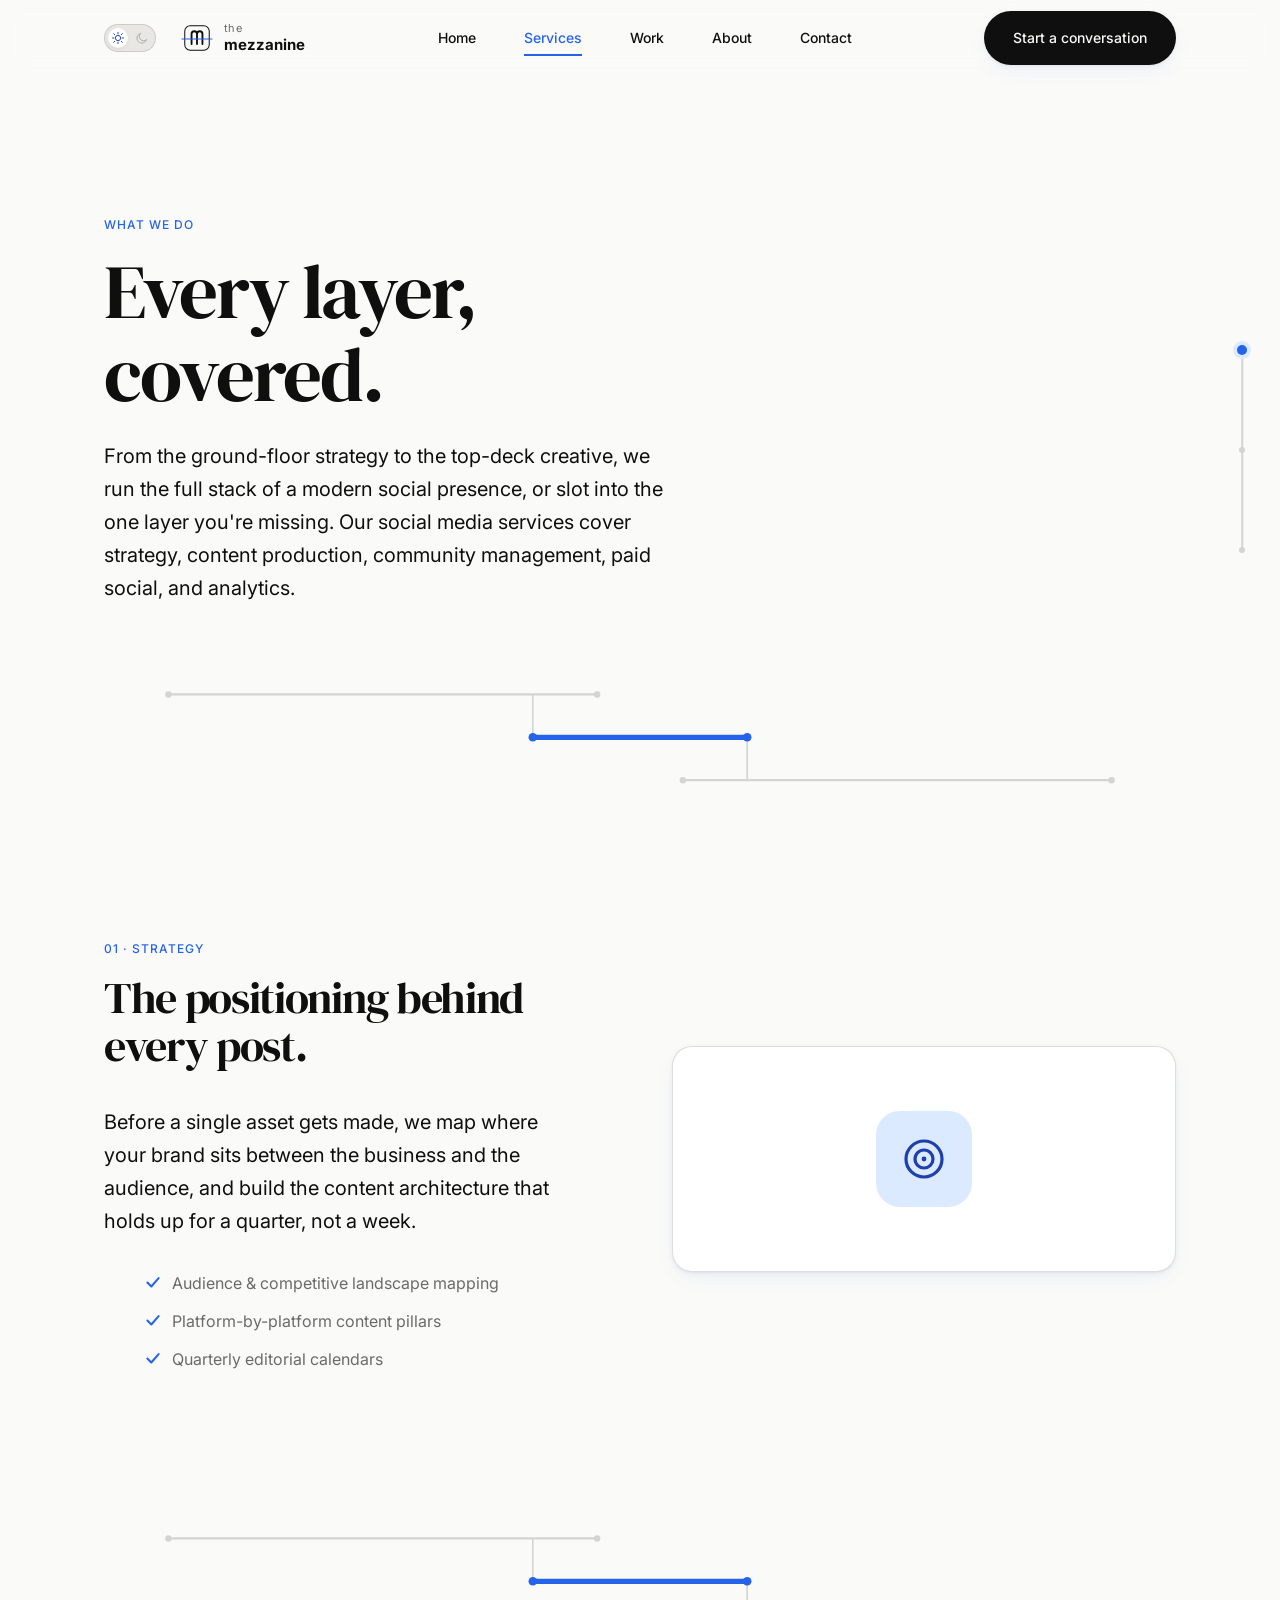
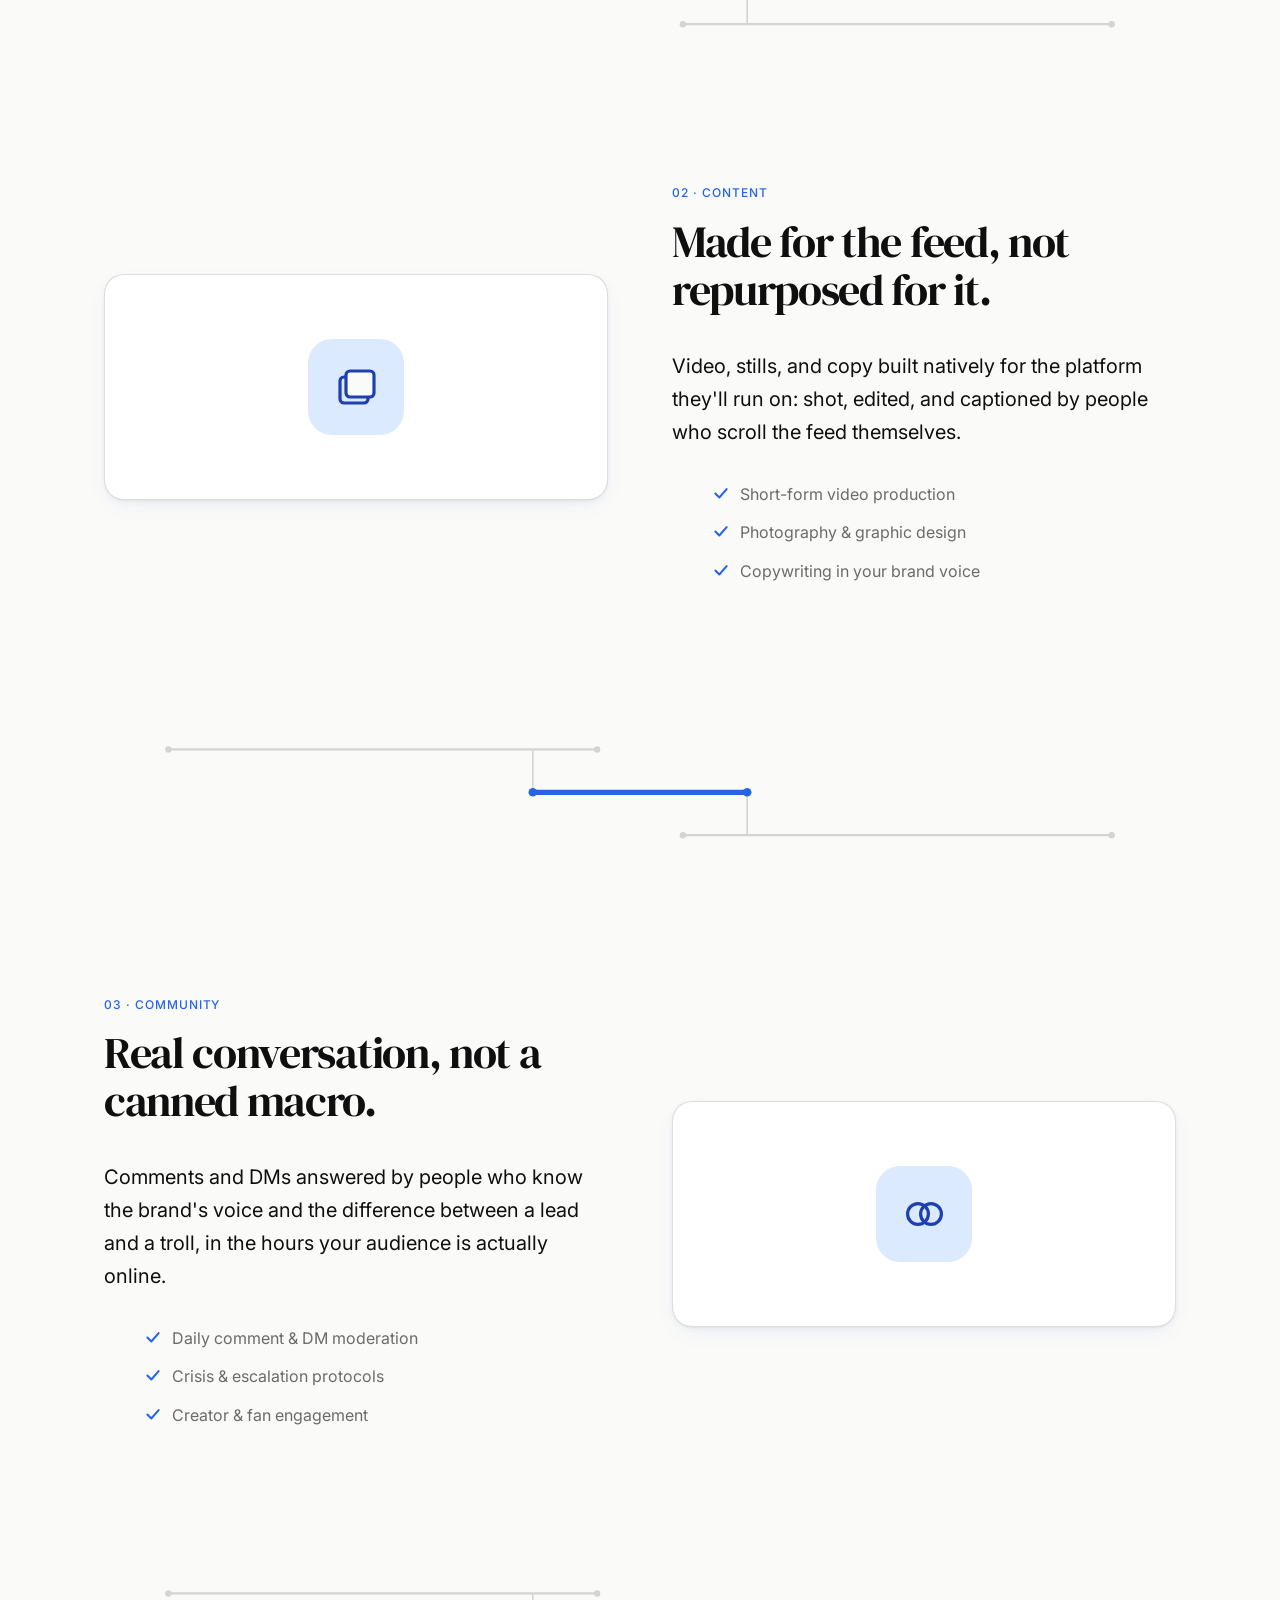
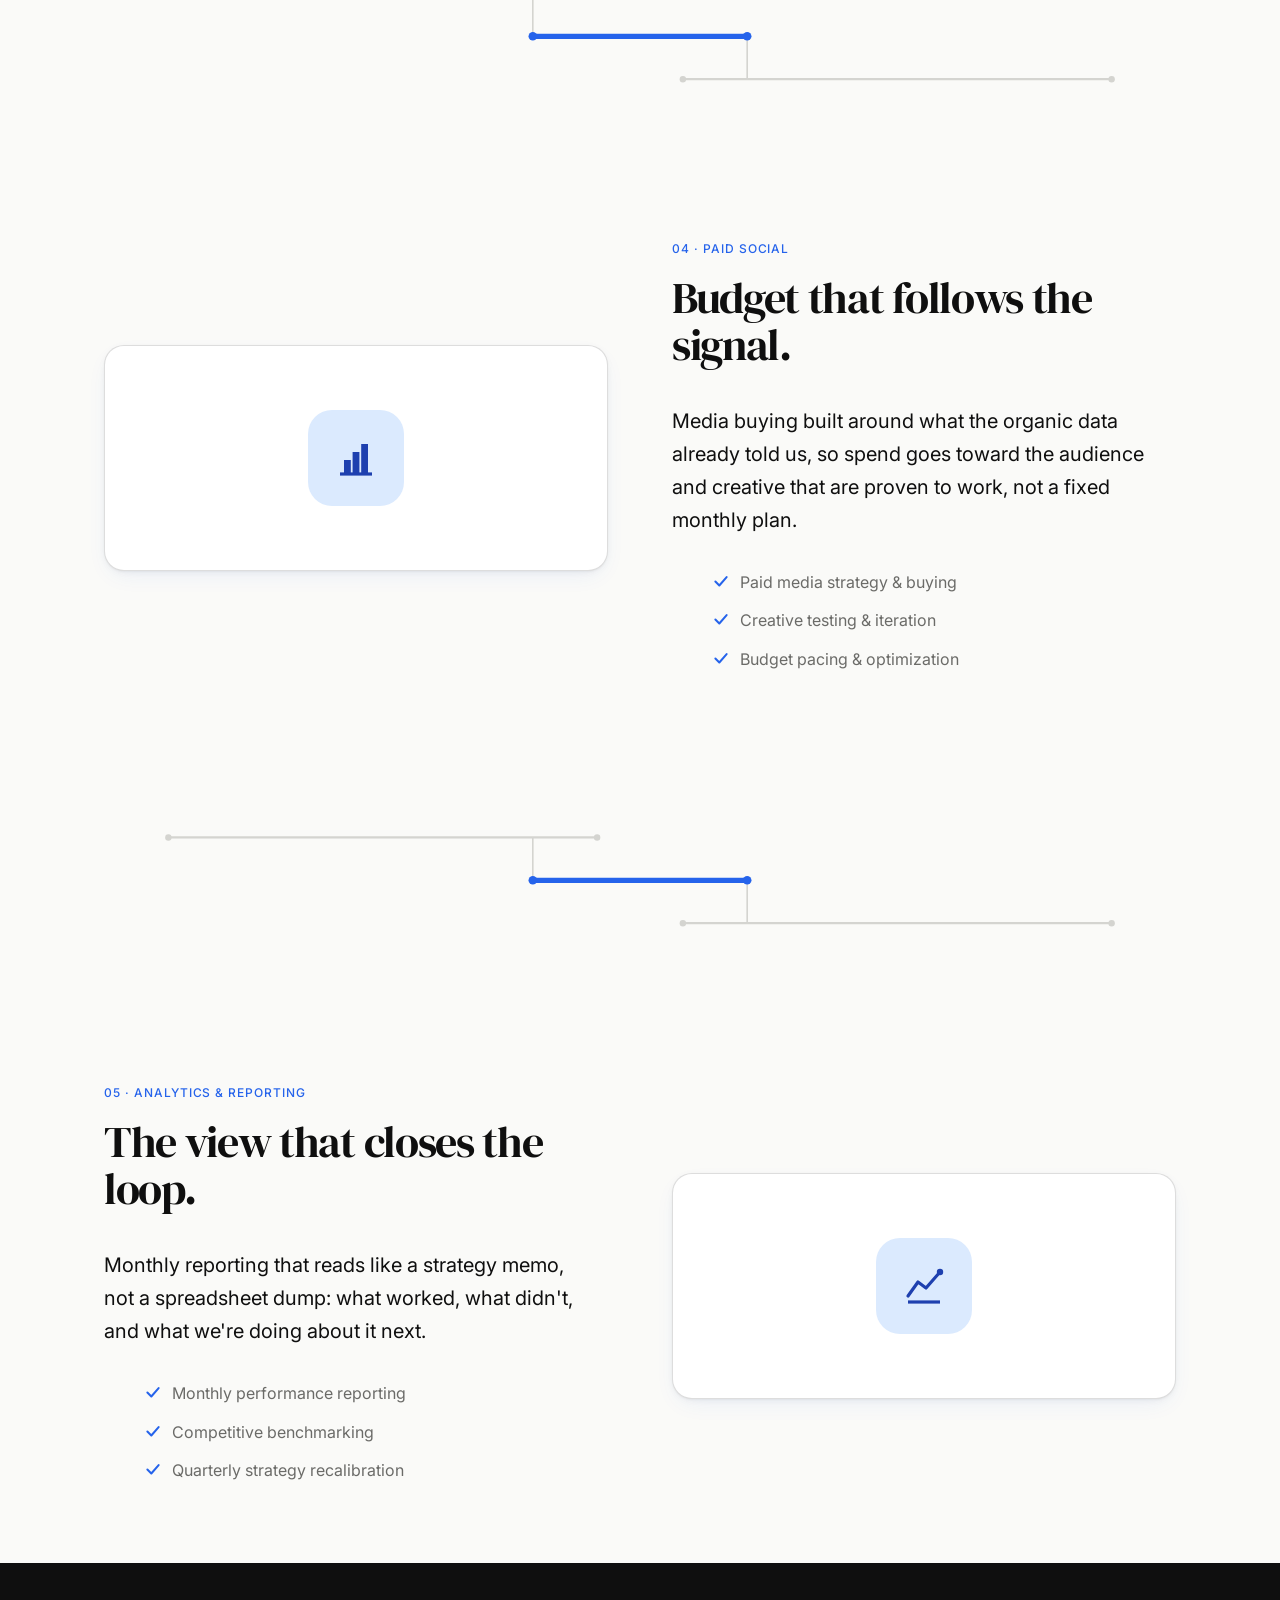
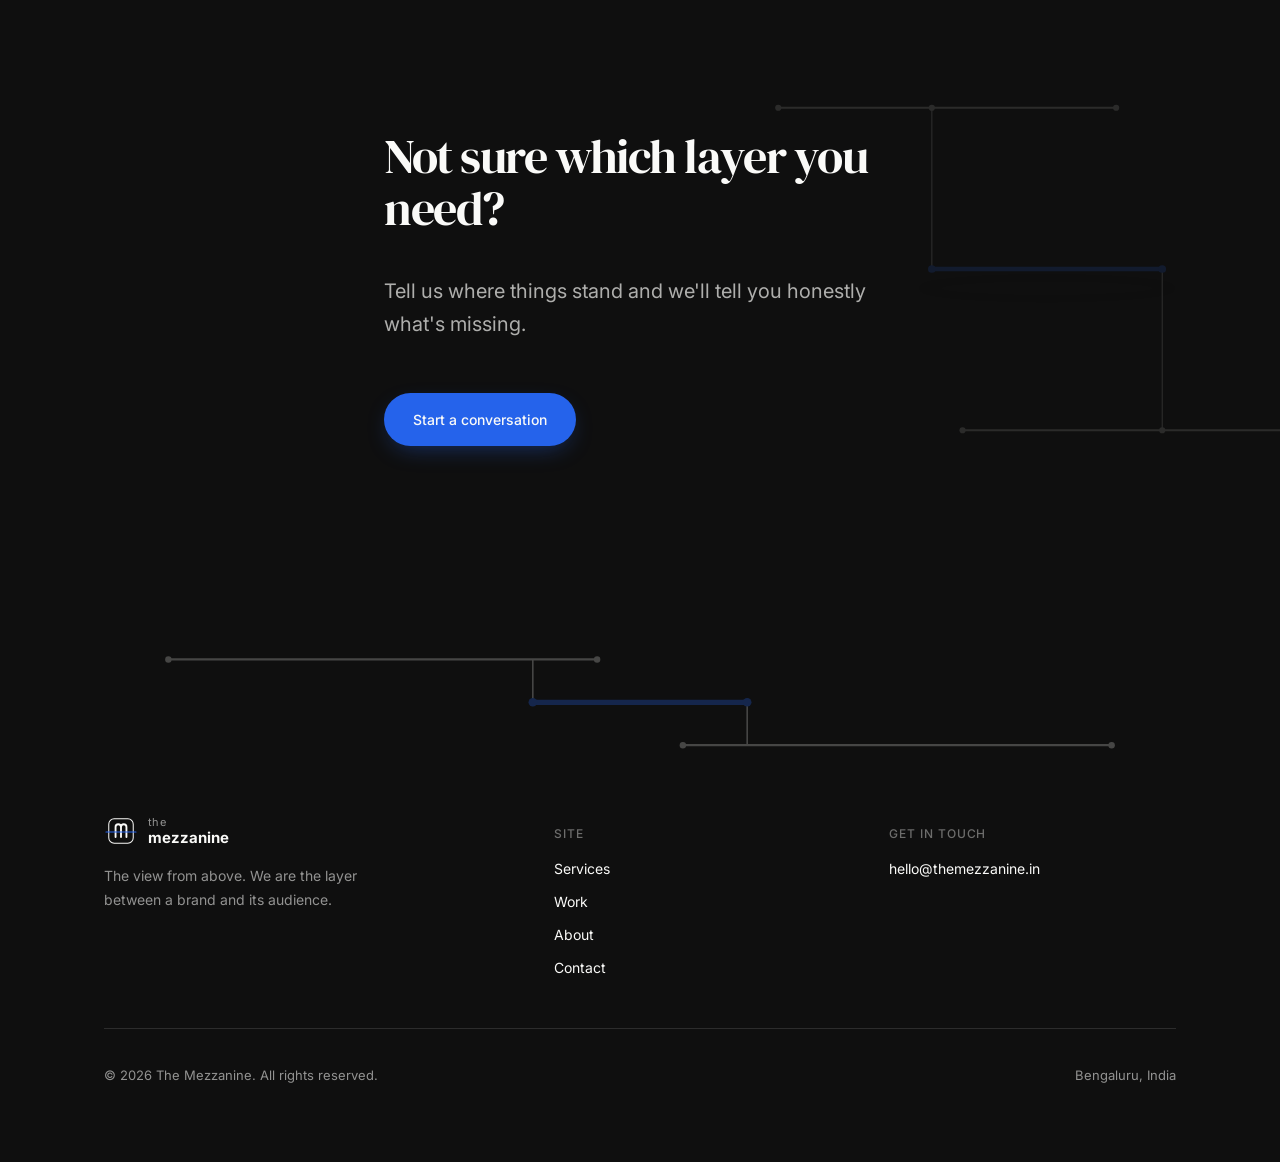
<file: services.html>
<!doctype html>
<html lang="en">
<head>
<meta charset="UTF-8">
<script>
(function () {
  try {
    var saved = localStorage.getItem("mezzanine-theme");
    var dark = saved ? saved === "dark" : window.matchMedia("(prefers-color-scheme: dark)").matches;
    if (dark) document.documentElement.setAttribute("data-theme", "dark");
  } catch (e) {}
})();
</script>
<meta name="viewport" content="width=device-width, initial-scale=1.0">
<title>Social Media Strategy & Content Services · The Mezzanine</title>
<meta name="description" content="Strategy, content, community management, paid social, and analytics: full-funnel social media services from The Mezzanine, for brands across India.">
<link rel="canonical" href="https://www.themezzanine.in/services.html">
<link rel="icon" type="image/svg+xml" href="favicon.svg">

<meta property="og:title" content="Services · The Mezzanine">
<meta property="og:description" content="Full-funnel social strategy, content, community, and paid media.">
<meta property="og:type" content="website">
<meta property="og:url" content="https://www.themezzanine.in/services.html">
<meta property="og:image" content="https://www.themezzanine.in/og-image.png">
<meta property="og:image:width" content="1200">
<meta property="og:image:height" content="630">
<meta property="og:image:alt" content="The Mezzanine — social media strategy and management agency">
<meta name="twitter:card" content="summary_large_image">

<link rel="preconnect" href="https://fonts.googleapis.com">
<link rel="preconnect" href="https://fonts.gstatic.com" crossorigin>
<link href="https://fonts.googleapis.com/css2?family=DM+Serif+Display&family=Inter:wght@400;500;600;700&display=swap" rel="stylesheet">
<script type="application/ld+json">
{
  "@context": "https://schema.org",
  "@graph": [
    {
      "@type": "Organization",
      "@id": "https://www.themezzanine.in/#organization",
      "name": "The Mezzanine",
      "url": "https://www.themezzanine.in/",
      "logo": "https://www.themezzanine.in/og-image.png",
      "description": "Social media strategy and management agency operating from the layer between a brand and its audience.",
      "email": "hello@themezzanine.in",
      "address": {
        "@type": "PostalAddress",
        "addressLocality": "Bengaluru",
        "addressCountry": "IN"
      }
    },
    {
      "@type": "ProfessionalService",
      "@id": "https://www.themezzanine.in/services.html#service",
      "name": "The Mezzanine",
      "url": "https://www.themezzanine.in/services.html",
      "parentOrganization": {
        "@id": "https://www.themezzanine.in/#organization"
      },
      "areaServed": {
        "@type": "Country",
        "name": "India"
      },
      "address": {
        "@type": "PostalAddress",
        "addressLocality": "Bengaluru",
        "addressCountry": "IN"
      },
      "hasOfferCatalog": {
        "@type": "OfferCatalog",
        "name": "Social media services",
        "itemListElement": [
          {
            "@type": "Offer",
            "itemOffered": {
              "@type": "Service",
              "name": "Social Strategy"
            }
          },
          {
            "@type": "Offer",
            "itemOffered": {
              "@type": "Service",
              "name": "Content Production"
            }
          },
          {
            "@type": "Offer",
            "itemOffered": {
              "@type": "Service",
              "name": "Community Management"
            }
          },
          {
            "@type": "Offer",
            "itemOffered": {
              "@type": "Service",
              "name": "Paid Social"
            }
          },
          {
            "@type": "Offer",
            "itemOffered": {
              "@type": "Service",
              "name": "Analytics & Reporting"
            }
          }
        ]
      }
    },
    {
      "@type": "BreadcrumbList",
      "itemListElement": [
        {
          "@type": "ListItem",
          "position": 1,
          "name": "Home",
          "item": "https://www.themezzanine.in/"
        },
        {
          "@type": "ListItem",
          "position": 2,
          "name": "Services",
          "item": "https://www.themezzanine.in/services.html"
        }
      ]
    }
  ]
}
</script>
<link rel="stylesheet" href="styles.css">
</head>
<body>
<div id="splash" class="splash" aria-hidden="true">
  <div class="splash-mark-wrap">
    <svg viewBox="0 0 100 100" style="color:var(--ink)">
      <rect x="14" y="14" width="72" height="72" rx="16" fill="none" stroke="currentColor" stroke-width="3"/>
      <path d="M34,68 L34,38 A8,8 0 0 1 50,38 L50,68 M50,38 A8,8 0 0 1 66,38 L66,68" fill="none" stroke="currentColor" stroke-width="5.5" stroke-linecap="round" stroke-linejoin="round"/>
      <line class="splash-line" x1="6" y1="53" x2="94" y2="53" stroke="#2563EB" stroke-width="3.5" stroke-linecap="round" pathLength="100"/>
    </svg>
  </div>
</div>

<svg width="0" height="0" style="position:absolute" aria-hidden="true" focusable="false">
<defs>
  <symbol id="logo-mark" viewBox="0 0 100 100">
    <rect x="14" y="14" width="72" height="72" rx="16" fill="none" stroke="currentColor" stroke-width="3"/>
    <path d="M34,68 L34,38 A8,8 0 0 1 50,38 L50,68 M50,38 A8,8 0 0 1 66,38 L66,68" fill="none" stroke="currentColor" stroke-width="5.5" stroke-linecap="round" stroke-linejoin="round"/>
    <line x1="6" y1="53" x2="94" y2="53" stroke="#2563EB" stroke-width="3.5" stroke-linecap="round"/>
  </symbol>
  <symbol id="motif-hero" viewBox="0 0 1000 640">
    <filter id="soft-blur" x="-50%" y="-50%" width="200%" height="200%"><feGaussianBlur stdDeviation="6"/></filter>
    <line x1="180" y1="110" x2="620" y2="110" stroke="#D4D4D0" stroke-width="2.5"/>
    <line x1="420" y1="530" x2="880" y2="530" stroke="#D4D4D0" stroke-width="2.5"/>
    <g class="motif-float" style="animation: float-y 6s ease-in-out infinite; transform-box: fill-box; transform-origin: center;">
      <line x1="380" y1="320" x2="380" y2="110" stroke="#D4D4D0" stroke-width="1.5"/>
      <line x1="680" y1="320" x2="680" y2="530" stroke="#D4D4D0" stroke-width="1.5"/>
      <ellipse cx="530" cy="345" rx="170" ry="16" fill="#0F0F0F" opacity="0.08" filter="url(#soft-blur)"/>
      <line x1="380" y1="320" x2="680" y2="320" stroke="#2563EB" stroke-width="6" stroke-linecap="round"/>
      <circle cx="380" cy="320" r="5" fill="#2563EB"/>
      <circle cx="680" cy="320" r="5" fill="#2563EB"/>
    </g>
    <circle cx="380" cy="110" r="4" fill="#D4D4D0"/>
    <circle cx="680" cy="530" r="4" fill="#D4D4D0"/>
    <circle cx="180" cy="110" r="4" fill="#D4D4D0"/>
    <circle cx="620" cy="110" r="4" fill="#D4D4D0"/>
    <circle cx="420" cy="530" r="4" fill="#D4D4D0"/>
    <circle cx="880" cy="530" r="4" fill="#D4D4D0"/>
  </symbol>
  <symbol id="motif-divider" viewBox="0 0 1000 120">
    <line x1="60" y1="20" x2="460" y2="20" stroke="#D4D4D0" stroke-width="2"/>
    <line x1="540" y1="100" x2="940" y2="100" stroke="#D4D4D0" stroke-width="2"/>
    <line x1="400" y1="60" x2="400" y2="20" stroke="#D4D4D0" stroke-width="1.5"/>
    <line x1="600" y1="60" x2="600" y2="100" stroke="#D4D4D0" stroke-width="1.5"/>
    <line x1="400" y1="60" x2="600" y2="60" stroke="#2563EB" stroke-width="5" stroke-linecap="round"/>
    <circle cx="400" cy="60" r="4" fill="#2563EB"/>
    <circle cx="600" cy="60" r="4" fill="#2563EB"/>
    <circle cx="60" cy="20" r="3" fill="#D4D4D0"/>
    <circle cx="460" cy="20" r="3" fill="#D4D4D0"/>
    <circle cx="540" cy="100" r="3" fill="#D4D4D0"/>
    <circle cx="940" cy="100" r="3" fill="#D4D4D0"/>
  </symbol>
  <symbol id="icon-strategy" viewBox="0 0 24 24"><circle cx="12" cy="12" r="9" fill="none" stroke="currentColor" stroke-width="1.6"/><circle cx="12" cy="12" r="4.5" fill="none" stroke="currentColor" stroke-width="1.6"/><circle cx="12" cy="12" r="1.2" fill="currentColor"/></symbol>
  <symbol id="icon-content" viewBox="0 0 24 24"><rect x="4" y="7" width="14" height="13" rx="2" fill="none" stroke="currentColor" stroke-width="1.6"/><rect x="7" y="4" width="14" height="13" rx="2" fill="#FAFAF8" stroke="currentColor" stroke-width="1.6"/></symbol>
  <symbol id="icon-community" viewBox="0 0 24 24"><circle cx="9" cy="12" r="5.2" fill="none" stroke="currentColor" stroke-width="1.6"/><circle cx="15.5" cy="12" r="5.2" fill="none" stroke="currentColor" stroke-width="1.6"/></symbol>
  <symbol id="icon-paid" viewBox="0 0 24 24"><line x1="4" y1="20" x2="20" y2="20" stroke="currentColor" stroke-width="1.6"/><rect x="6" y="13" width="3.4" height="7" fill="currentColor"/><rect x="10.3" y="9" width="3.4" height="11" fill="currentColor"/><rect x="14.6" y="5" width="3.4" height="15" fill="currentColor"/></symbol>
  <symbol id="icon-analytics" viewBox="0 0 24 24"><polyline points="4,17 9,10 13,13 20,5" fill="none" stroke="currentColor" stroke-width="1.6" stroke-linecap="round" stroke-linejoin="round"/><circle cx="20" cy="5" r="1.6" fill="currentColor"/><line x1="4" y1="20" x2="20" y2="20" stroke="currentColor" stroke-width="1.6"/></symbol>
  <symbol id="icon-check" viewBox="0 0 16 16"><path d="M3 8.5 6.5 12 13 4.5" fill="none" stroke="currentColor" stroke-width="1.8" stroke-linecap="round" stroke-linejoin="round"/></symbol>
  <symbol id="icon-arrow" viewBox="0 0 16 16"><path d="M2 8h11.5M9 3.5 13.5 8 9 12.5" fill="none" stroke="currentColor" stroke-width="1.6" stroke-linecap="round" stroke-linejoin="round"/></symbol>
  <symbol id="icon-sun" viewBox="0 0 24 24"><circle cx="12" cy="12" r="4.5" fill="none" stroke="currentColor" stroke-width="1.6"/><path d="M12 2.5v2.5M12 19v2.5M4.6 4.6l1.8 1.8M17.6 17.6l1.8 1.8M2.5 12h2.5M19 12h2.5M4.6 19.4l1.8-1.8M17.6 6.4l1.8-1.8" stroke="currentColor" stroke-width="1.6" stroke-linecap="round"/></symbol>
  <symbol id="icon-moon" viewBox="0 0 24 24"><path d="M20 14.5A8.5 8.5 0 1 1 9.5 4a7 7 0 0 0 10.5 10.5Z" fill="none" stroke="currentColor" stroke-width="1.6" stroke-linejoin="round"/></symbol>
</defs>
</svg>

<div class="floor-rail" aria-hidden="true">
  <div class="rail-line"></div>
  <div class="rail-dot top"></div>
  <div class="rail-dot mid"></div>
  <div class="rail-dot bottom"></div>
  <div class="rail-marker"></div>
</div>

<header class="nav">
  <div class="wrap nav-inner">
    <div class="nav-inner-left">
      <button class="theme-toggle" id="theme-toggle" type="button" aria-label="Switch to dark theme" aria-pressed="false">
        <svg class="theme-toggle-icon theme-toggle-icon--sun" viewBox="0 0 24 24" aria-hidden="true"><use href="#icon-sun"></use></svg>
        <svg class="theme-toggle-icon theme-toggle-icon--moon" viewBox="0 0 24 24" aria-hidden="true"><use href="#icon-moon"></use></svg>
        <span class="theme-toggle-thumb"></span>
      </button>
      <a href="index.html" class="nav-logo" aria-label="The Mezzanine home">
        <svg viewBox="0 0 100 100" style="color:var(--ink)"><use href="#logo-mark"></use></svg>
        <span class="wordmark"><span class="the">the</span><span class="mezzanine">mezzanine</span></span>
      </a>
    </div>
    <nav class="nav-links" aria-label="Primary">
      <a href="index.html">Home</a>
      <a href="services.html" class="active">Services</a>
      <a href="work.html">Work</a>
      <a href="about.html">About</a>
      <a href="contact.html">Contact</a>
    </nav>
    <a href="contact.html" class="btn btn-primary nav-cta">Start a conversation</a>
    <button class="nav-toggle" aria-label="Toggle menu" aria-expanded="false" aria-controls="mobile-menu">
      <span></span><span></span><span></span>
    </button>
  </div>
</header>
<nav class="mobile-menu" id="mobile-menu" aria-label="Mobile">
  <a href="index.html">Home</a>
  <a href="services.html">Services</a>
  <a href="work.html">Work</a>
  <a href="about.html">About</a>
  <a href="contact.html">Contact</a>
  <a href="contact.html" class="btn btn-accent" style="margin-top:8px;align-self:flex-start;">Start a conversation</a>
</nav>

<main>

  <!-- INTRO -->
  <section class="section" style="padding-bottom: var(--space-5);">
    <div class="wrap">
      <div style="max-width:760px;">
        <p class="label reveal">What we do</p>
        <h1 class="display reveal" style="margin: var(--space-2) 0;">Every layer,<br>covered.</h1>
        <p class="body-lg reveal" style="max-width:560px; margin-top: var(--space-3);">From the ground-floor strategy to the top-deck creative, we run the full stack of a modern social presence, or slot into the one layer you're missing. Our social media services cover strategy, content production, community management, paid social, and analytics.</p>
      </div>
    </div>
  </section>

  <svg class="motif-divider reveal" viewBox="0 0 1000 120" aria-hidden="true" style="max-width:var(--container); margin: 0 auto var(--space-6); padding: 0 var(--gutter);"><use href="#motif-divider"></use></svg>

  <!-- SERVICE 01 - STRATEGY -->
  <section class="section-tight">
    <div class="wrap">
      <div class="grid-2" style="align-items:center; gap: var(--space-6);">
        <div class="reveal">
          <p class="label">01 · Strategy</p>
          <h2 class="display" style="font-size: clamp(28px, 3.6vw, 44px); margin-top: var(--space-2);">The positioning behind every post.</h2>
          <p class="body-lg" style="margin-top: var(--space-3); max-width:480px;">Before a single asset gets made, we map where your brand sits between the business and the audience, and build the content architecture that holds up for a quarter, not a week.</p>
          <ul style="margin-top: var(--space-4); display:flex; flex-direction:column; gap:12px;">
            <li style="display:flex; gap:10px; align-items:flex-start;"><svg viewBox="0 0 16 16" style="width:18px;height:18px;color:var(--blue); flex-shrink:0; margin-top:3px;"><use href="#icon-check"></use></svg><span class="body-text">Audience &amp; competitive landscape mapping</span></li>
            <li style="display:flex; gap:10px; align-items:flex-start;"><svg viewBox="0 0 16 16" style="width:18px;height:18px;color:var(--blue); flex-shrink:0; margin-top:3px;"><use href="#icon-check"></use></svg><span class="body-text">Platform-by-platform content pillars</span></li>
            <li style="display:flex; gap:10px; align-items:flex-start;"><svg viewBox="0 0 16 16" style="width:18px;height:18px;color:var(--blue); flex-shrink:0; margin-top:3px;"><use href="#icon-check"></use></svg><span class="body-text">Quarterly editorial calendars</span></li>
          </ul>
        </div>
        <div class="surface-elevated reveal" style="padding: var(--space-6); display:flex; align-items:center; justify-content:center;">
          <div class="icon-badge" style="width:96px; height:96px; border-radius:24px;"><svg viewBox="0 0 24 24" style="width:48px;height:48px;"><use href="#icon-strategy"></use></svg></div>
        </div>
      </div>
    </div>
  </section>

  <svg class="motif-divider reveal" viewBox="0 0 1000 120" aria-hidden="true" style="max-width:var(--container); margin: var(--space-6) auto; padding: 0 var(--gutter);"><use href="#motif-divider"></use></svg>

  <!-- SERVICE 02 - CONTENT -->
  <section class="section-tight">
    <div class="wrap">
      <div class="grid-2" style="align-items:center; gap: var(--space-6);">
        <div class="surface-elevated reveal" style="padding: var(--space-6); display:flex; align-items:center; justify-content:center;">
          <div class="icon-badge" style="width:96px; height:96px; border-radius:24px;"><svg viewBox="0 0 24 24" style="width:48px;height:48px;"><use href="#icon-content"></use></svg></div>
        </div>
        <div class="reveal">
          <p class="label">02 · Content</p>
          <h2 class="display" style="font-size: clamp(28px, 3.6vw, 44px); margin-top: var(--space-2);">Made for the feed, not repurposed for it.</h2>
          <p class="body-lg" style="margin-top: var(--space-3); max-width:480px;">Video, stills, and copy built natively for the platform they'll run on: shot, edited, and captioned by people who scroll the feed themselves.</p>
          <ul style="margin-top: var(--space-4); display:flex; flex-direction:column; gap:12px;">
            <li style="display:flex; gap:10px; align-items:flex-start;"><svg viewBox="0 0 16 16" style="width:18px;height:18px;color:var(--blue); flex-shrink:0; margin-top:3px;"><use href="#icon-check"></use></svg><span class="body-text">Short-form video production</span></li>
            <li style="display:flex; gap:10px; align-items:flex-start;"><svg viewBox="0 0 16 16" style="width:18px;height:18px;color:var(--blue); flex-shrink:0; margin-top:3px;"><use href="#icon-check"></use></svg><span class="body-text">Photography &amp; graphic design</span></li>
            <li style="display:flex; gap:10px; align-items:flex-start;"><svg viewBox="0 0 16 16" style="width:18px;height:18px;color:var(--blue); flex-shrink:0; margin-top:3px;"><use href="#icon-check"></use></svg><span class="body-text">Copywriting in your brand voice</span></li>
          </ul>
        </div>
      </div>
    </div>
  </section>

  <svg class="motif-divider reveal" viewBox="0 0 1000 120" aria-hidden="true" style="max-width:var(--container); margin: var(--space-6) auto; padding: 0 var(--gutter);"><use href="#motif-divider"></use></svg>

  <!-- SERVICE 03 - COMMUNITY -->
  <section class="section-tight">
    <div class="wrap">
      <div class="grid-2" style="align-items:center; gap: var(--space-6);">
        <div class="reveal">
          <p class="label">03 · Community</p>
          <h2 class="display" style="font-size: clamp(28px, 3.6vw, 44px); margin-top: var(--space-2);">Real conversation, not a canned macro.</h2>
          <p class="body-lg" style="margin-top: var(--space-3); max-width:480px;">Comments and DMs answered by people who know the brand's voice and the difference between a lead and a troll, in the hours your audience is actually online.</p>
          <ul style="margin-top: var(--space-4); display:flex; flex-direction:column; gap:12px;">
            <li style="display:flex; gap:10px; align-items:flex-start;"><svg viewBox="0 0 16 16" style="width:18px;height:18px;color:var(--blue); flex-shrink:0; margin-top:3px;"><use href="#icon-check"></use></svg><span class="body-text">Daily comment &amp; DM moderation</span></li>
            <li style="display:flex; gap:10px; align-items:flex-start;"><svg viewBox="0 0 16 16" style="width:18px;height:18px;color:var(--blue); flex-shrink:0; margin-top:3px;"><use href="#icon-check"></use></svg><span class="body-text">Crisis &amp; escalation protocols</span></li>
            <li style="display:flex; gap:10px; align-items:flex-start;"><svg viewBox="0 0 16 16" style="width:18px;height:18px;color:var(--blue); flex-shrink:0; margin-top:3px;"><use href="#icon-check"></use></svg><span class="body-text">Creator &amp; fan engagement</span></li>
          </ul>
        </div>
        <div class="surface-elevated reveal" style="padding: var(--space-6); display:flex; align-items:center; justify-content:center;">
          <div class="icon-badge" style="width:96px; height:96px; border-radius:24px;"><svg viewBox="0 0 24 24" style="width:48px;height:48px;"><use href="#icon-community"></use></svg></div>
        </div>
      </div>
    </div>
  </section>

  <svg class="motif-divider reveal" viewBox="0 0 1000 120" aria-hidden="true" style="max-width:var(--container); margin: var(--space-6) auto; padding: 0 var(--gutter);"><use href="#motif-divider"></use></svg>

  <!-- SERVICE 04 - PAID SOCIAL -->
  <section class="section-tight">
    <div class="wrap">
      <div class="grid-2" style="align-items:center; gap: var(--space-6);">
        <div class="surface-elevated reveal" style="padding: var(--space-6); display:flex; align-items:center; justify-content:center;">
          <div class="icon-badge" style="width:96px; height:96px; border-radius:24px;"><svg viewBox="0 0 24 24" style="width:48px;height:48px;"><use href="#icon-paid"></use></svg></div>
        </div>
        <div class="reveal">
          <p class="label">04 · Paid Social</p>
          <h2 class="display" style="font-size: clamp(28px, 3.6vw, 44px); margin-top: var(--space-2);">Budget that follows the signal.</h2>
          <p class="body-lg" style="margin-top: var(--space-3); max-width:480px;">Media buying built around what the organic data already told us, so spend goes toward the audience and creative that are proven to work, not a fixed monthly plan.</p>
          <ul style="margin-top: var(--space-4); display:flex; flex-direction:column; gap:12px;">
            <li style="display:flex; gap:10px; align-items:flex-start;"><svg viewBox="0 0 16 16" style="width:18px;height:18px;color:var(--blue); flex-shrink:0; margin-top:3px;"><use href="#icon-check"></use></svg><span class="body-text">Paid media strategy &amp; buying</span></li>
            <li style="display:flex; gap:10px; align-items:flex-start;"><svg viewBox="0 0 16 16" style="width:18px;height:18px;color:var(--blue); flex-shrink:0; margin-top:3px;"><use href="#icon-check"></use></svg><span class="body-text">Creative testing &amp; iteration</span></li>
            <li style="display:flex; gap:10px; align-items:flex-start;"><svg viewBox="0 0 16 16" style="width:18px;height:18px;color:var(--blue); flex-shrink:0; margin-top:3px;"><use href="#icon-check"></use></svg><span class="body-text">Budget pacing &amp; optimization</span></li>
          </ul>
        </div>
      </div>
    </div>
  </section>

  <svg class="motif-divider reveal" viewBox="0 0 1000 120" aria-hidden="true" style="max-width:var(--container); margin: var(--space-6) auto; padding: 0 var(--gutter);"><use href="#motif-divider"></use></svg>

  <!-- SERVICE 05 - ANALYTICS -->
  <section class="section-tight">
    <div class="wrap">
      <div class="grid-2" style="align-items:center; gap: var(--space-6);">
        <div class="reveal">
          <p class="label">05 · Analytics &amp; Reporting</p>
          <h2 class="display" style="font-size: clamp(28px, 3.6vw, 44px); margin-top: var(--space-2);">The view that closes the loop.</h2>
          <p class="body-lg" style="margin-top: var(--space-3); max-width:480px;">Monthly reporting that reads like a strategy memo, not a spreadsheet dump: what worked, what didn't, and what we're doing about it next.</p>
          <ul style="margin-top: var(--space-4); display:flex; flex-direction:column; gap:12px;">
            <li style="display:flex; gap:10px; align-items:flex-start;"><svg viewBox="0 0 16 16" style="width:18px;height:18px;color:var(--blue); flex-shrink:0; margin-top:3px;"><use href="#icon-check"></use></svg><span class="body-text">Monthly performance reporting</span></li>
            <li style="display:flex; gap:10px; align-items:flex-start;"><svg viewBox="0 0 16 16" style="width:18px;height:18px;color:var(--blue); flex-shrink:0; margin-top:3px;"><use href="#icon-check"></use></svg><span class="body-text">Competitive benchmarking</span></li>
            <li style="display:flex; gap:10px; align-items:flex-start;"><svg viewBox="0 0 16 16" style="width:18px;height:18px;color:var(--blue); flex-shrink:0; margin-top:3px;"><use href="#icon-check"></use></svg><span class="body-text">Quarterly strategy recalibration</span></li>
          </ul>
        </div>
        <div class="surface-elevated reveal" style="padding: var(--space-6); display:flex; align-items:center; justify-content:center;">
          <div class="icon-badge" style="width:96px; height:96px; border-radius:24px;"><svg viewBox="0 0 24 24" style="width:48px;height:48px;"><use href="#icon-analytics"></use></svg></div>
        </div>
      </div>
    </div>
  </section>

  <!-- CLOSING CTA -->
  <section class="section" style="background:var(--ink); color:var(--paper); position:relative; overflow:hidden;">
    <svg viewBox="0 0 1000 640" aria-hidden="true" style="position:absolute; right:-10%; top:50%; transform:translateY(-50%); width:60%; opacity:0.14; color:var(--paper);"><use href="#motif-hero"></use></svg>
    <div class="wrap reveal" style="position:relative; max-width:640px;">
      <h2 class="display" style="color:var(--paper); font-size: clamp(30px, 4vw, 48px);">Not sure which layer you need?</h2>
      <p class="body-lg" style="color:color-mix(in srgb, var(--paper) 68%, transparent); margin-top: var(--space-3);">Tell us where things stand and we'll tell you honestly what's missing.</p>
      <a href="contact.html" class="btn btn-accent" style="margin-top: var(--space-4);">Start a conversation</a>
    </div>
  </section>

</main>

<footer class="footer">
  <div class="wrap section-tight">
    <svg class="motif-divider" viewBox="0 0 1000 120" aria-hidden="true" style="color:var(--paper); opacity:0.28; margin-bottom: var(--space-5);"><use href="#motif-divider"></use></svg>
    <div class="footer-grid">
      <div>
        <a href="index.html" class="nav-logo" style="color:var(--paper);" aria-label="The Mezzanine home">
          <svg viewBox="0 0 100 100" style="width:34px;height:34px;color:var(--paper);"><use href="#logo-mark"></use></svg>
          <span class="wordmark"><span class="the" style="color:color-mix(in srgb, var(--paper) 56%, transparent);">the</span><span class="mezzanine" style="color:var(--paper);">mezzanine</span></span>
        </a>
        <p class="mid-text" style="margin-top:16px; max-width:280px; font-size:14px;">The view from above. We are the layer between a brand and its audience.</p>
      </div>
      <div>
        <p class="label" style="color:color-mix(in srgb, var(--paper) 40%, transparent);">Site</p>
        <div style="display:flex; flex-direction:column; gap:10px; margin-top:14px; font-size:14px;">
          <a href="services.html">Services</a>
          <a href="work.html">Work</a>
          <a href="about.html">About</a>
          <a href="contact.html">Contact</a>
        </div>
      </div>
      <div>
        <p class="label" style="color:color-mix(in srgb, var(--paper) 40%, transparent);">Get in touch</p>
        <div style="display:flex; flex-direction:column; gap:10px; margin-top:14px; font-size:14px;">
          <a href="mailto:hello@themezzanine.in">hello@themezzanine.in</a>
        </div>
      </div>
    </div>
    <div class="divider" style="margin-top: var(--space-5); padding-top: var(--space-3); display:flex; justify-content:space-between; flex-wrap:wrap; gap:8px;">
      <p class="small-text mid-text">© 2026 The Mezzanine. All rights reserved.</p>
      <p class="small-text mid-text">Bengaluru, India</p>
    </div>
  </div>
</footer>

<script src="main.js"></script>
</body>
</html>
</file>
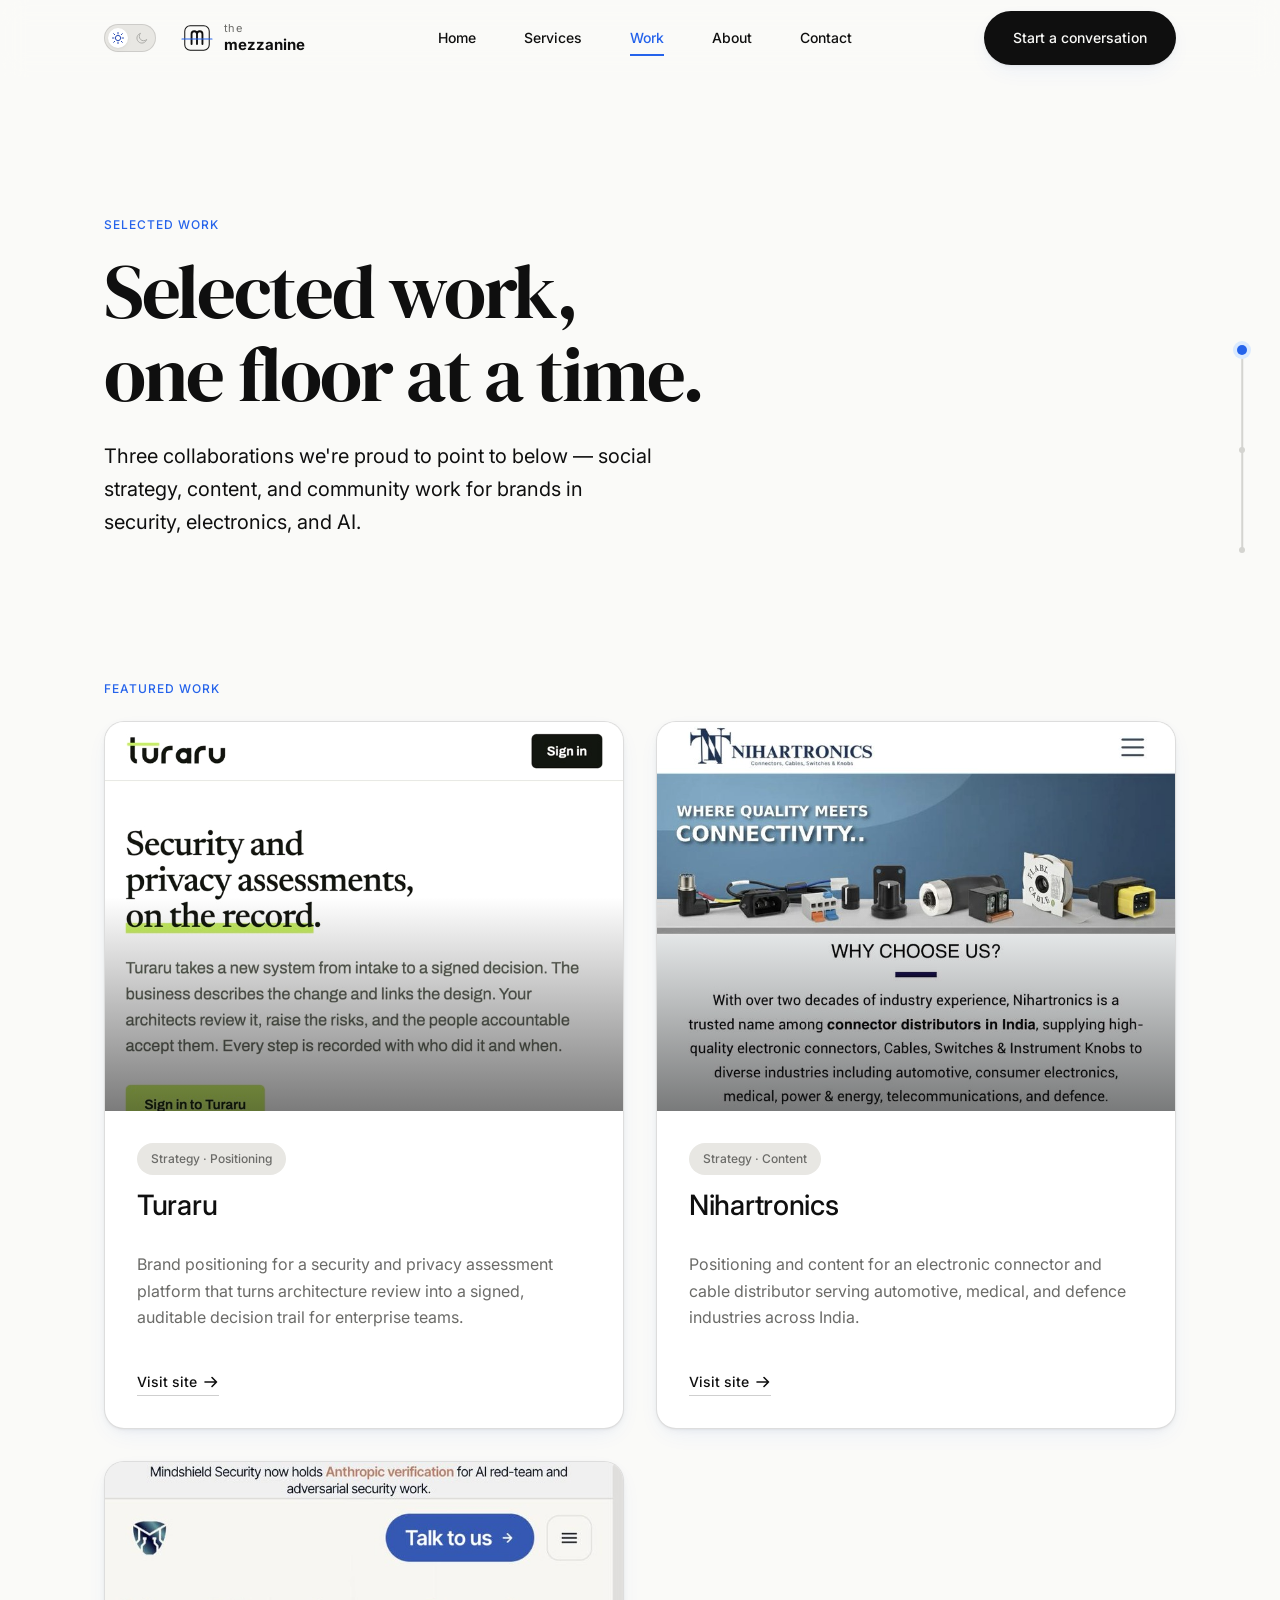
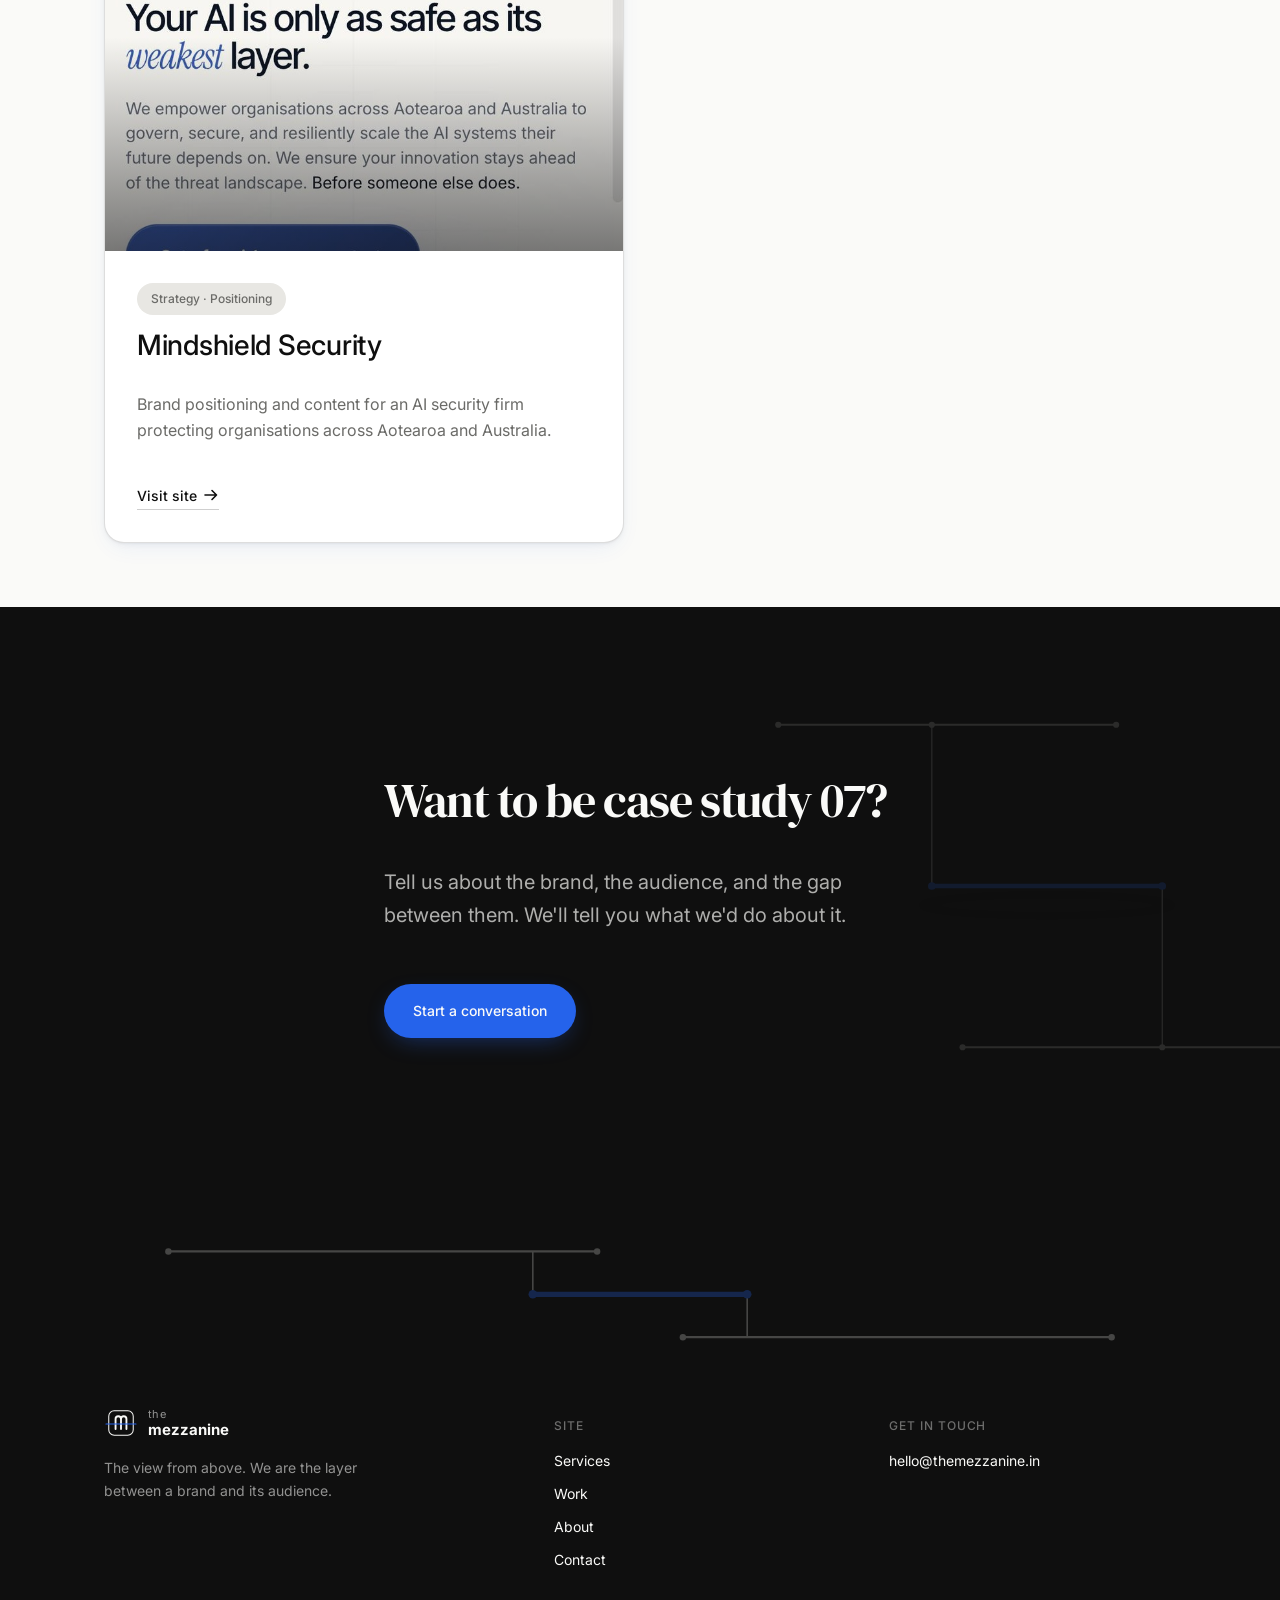
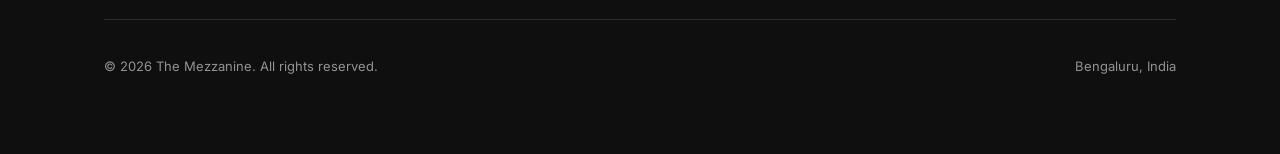
<file: work.html>
<!doctype html>
<html lang="en">
<head>
<meta charset="UTF-8">
<script>
(function () {
  try {
    var saved = localStorage.getItem("mezzanine-theme");
    var dark = saved ? saved === "dark" : window.matchMedia("(prefers-color-scheme: dark)").matches;
    if (dark) document.documentElement.setAttribute("data-theme", "dark");
  } catch (e) {}
})();
</script>
<meta name="viewport" content="width=device-width, initial-scale=1.0">
<title>Our Work · Social Media Case Studies · The Mezzanine</title>
<meta name="description" content="Selected work from The Mezzanine: social strategy, content, community, and paid media case studies for brands in security, electronics, and AI.">
<link rel="canonical" href="https://www.themezzanine.in/work.html">
<link rel="icon" type="image/svg+xml" href="favicon.svg">

<meta property="og:title" content="Work · The Mezzanine">
<meta property="og:description" content="Selected work from The Mezzanine.">
<meta property="og:type" content="website">
<meta property="og:url" content="https://www.themezzanine.in/work.html">
<meta property="og:image" content="https://www.themezzanine.in/og-image.png">
<meta property="og:image:width" content="1200">
<meta property="og:image:height" content="630">
<meta property="og:image:alt" content="The Mezzanine — social media strategy and management agency">
<meta name="twitter:card" content="summary_large_image">

<link rel="preconnect" href="https://fonts.googleapis.com">
<link rel="preconnect" href="https://fonts.gstatic.com" crossorigin>
<link href="https://fonts.googleapis.com/css2?family=DM+Serif+Display&family=Inter:wght@400;500;600;700&display=swap" rel="stylesheet">
<script type="application/ld+json">
{
  "@context": "https://schema.org",
  "@graph": [
    {
      "@type": "Organization",
      "@id": "https://www.themezzanine.in/#organization",
      "name": "The Mezzanine",
      "url": "https://www.themezzanine.in/",
      "logo": "https://www.themezzanine.in/og-image.png",
      "description": "Social media strategy and management agency operating from the layer between a brand and its audience.",
      "email": "hello@themezzanine.in",
      "address": {
        "@type": "PostalAddress",
        "addressLocality": "Bengaluru",
        "addressCountry": "IN"
      }
    },
    {
      "@type": "BreadcrumbList",
      "itemListElement": [
        {
          "@type": "ListItem",
          "position": 1,
          "name": "Home",
          "item": "https://www.themezzanine.in/"
        },
        {
          "@type": "ListItem",
          "position": 2,
          "name": "Work",
          "item": "https://www.themezzanine.in/work.html"
        }
      ]
    }
  ]
}
</script>
<link rel="stylesheet" href="styles.css">
</head>
<body>
<div id="splash" class="splash" aria-hidden="true">
  <div class="splash-mark-wrap">
    <svg viewBox="0 0 100 100" style="color:var(--ink)">
      <rect x="14" y="14" width="72" height="72" rx="16" fill="none" stroke="currentColor" stroke-width="3"/>
      <path d="M34,68 L34,38 A8,8 0 0 1 50,38 L50,68 M50,38 A8,8 0 0 1 66,38 L66,68" fill="none" stroke="currentColor" stroke-width="5.5" stroke-linecap="round" stroke-linejoin="round"/>
      <line class="splash-line" x1="6" y1="53" x2="94" y2="53" stroke="#2563EB" stroke-width="3.5" stroke-linecap="round" pathLength="100"/>
    </svg>
  </div>
</div>

<svg width="0" height="0" style="position:absolute" aria-hidden="true" focusable="false">
<defs>
  <symbol id="logo-mark" viewBox="0 0 100 100">
    <rect x="14" y="14" width="72" height="72" rx="16" fill="none" stroke="currentColor" stroke-width="3"/>
    <path d="M34,68 L34,38 A8,8 0 0 1 50,38 L50,68 M50,38 A8,8 0 0 1 66,38 L66,68" fill="none" stroke="currentColor" stroke-width="5.5" stroke-linecap="round" stroke-linejoin="round"/>
    <line x1="6" y1="53" x2="94" y2="53" stroke="#2563EB" stroke-width="3.5" stroke-linecap="round"/>
  </symbol>
  <symbol id="motif-hero" viewBox="0 0 1000 640">
    <filter id="soft-blur" x="-50%" y="-50%" width="200%" height="200%"><feGaussianBlur stdDeviation="6"/></filter>
    <line x1="180" y1="110" x2="620" y2="110" stroke="#D4D4D0" stroke-width="2.5"/>
    <line x1="420" y1="530" x2="880" y2="530" stroke="#D4D4D0" stroke-width="2.5"/>
    <g class="motif-float" style="animation: float-y 6s ease-in-out infinite; transform-box: fill-box; transform-origin: center;">
      <line x1="380" y1="320" x2="380" y2="110" stroke="#D4D4D0" stroke-width="1.5"/>
      <line x1="680" y1="320" x2="680" y2="530" stroke="#D4D4D0" stroke-width="1.5"/>
      <ellipse cx="530" cy="345" rx="170" ry="16" fill="#0F0F0F" opacity="0.08" filter="url(#soft-blur)"/>
      <line x1="380" y1="320" x2="680" y2="320" stroke="#2563EB" stroke-width="6" stroke-linecap="round"/>
      <circle cx="380" cy="320" r="5" fill="#2563EB"/>
      <circle cx="680" cy="320" r="5" fill="#2563EB"/>
    </g>
    <circle cx="380" cy="110" r="4" fill="#D4D4D0"/>
    <circle cx="680" cy="530" r="4" fill="#D4D4D0"/>
    <circle cx="180" cy="110" r="4" fill="#D4D4D0"/>
    <circle cx="620" cy="110" r="4" fill="#D4D4D0"/>
    <circle cx="420" cy="530" r="4" fill="#D4D4D0"/>
    <circle cx="880" cy="530" r="4" fill="#D4D4D0"/>
  </symbol>
  <symbol id="motif-divider" viewBox="0 0 1000 120">
    <line x1="60" y1="20" x2="460" y2="20" stroke="#D4D4D0" stroke-width="2"/>
    <line x1="540" y1="100" x2="940" y2="100" stroke="#D4D4D0" stroke-width="2"/>
    <line x1="400" y1="60" x2="400" y2="20" stroke="#D4D4D0" stroke-width="1.5"/>
    <line x1="600" y1="60" x2="600" y2="100" stroke="#D4D4D0" stroke-width="1.5"/>
    <line x1="400" y1="60" x2="600" y2="60" stroke="#2563EB" stroke-width="5" stroke-linecap="round"/>
    <circle cx="400" cy="60" r="4" fill="#2563EB"/>
    <circle cx="600" cy="60" r="4" fill="#2563EB"/>
    <circle cx="60" cy="20" r="3" fill="#D4D4D0"/>
    <circle cx="460" cy="20" r="3" fill="#D4D4D0"/>
    <circle cx="540" cy="100" r="3" fill="#D4D4D0"/>
    <circle cx="940" cy="100" r="3" fill="#D4D4D0"/>
  </symbol>
  <symbol id="icon-arrow" viewBox="0 0 16 16"><path d="M2 8h11.5M9 3.5 13.5 8 9 12.5" fill="none" stroke="currentColor" stroke-width="1.6" stroke-linecap="round" stroke-linejoin="round"/></symbol>
  <symbol id="icon-sun" viewBox="0 0 24 24"><circle cx="12" cy="12" r="4.5" fill="none" stroke="currentColor" stroke-width="1.6"/><path d="M12 2.5v2.5M12 19v2.5M4.6 4.6l1.8 1.8M17.6 17.6l1.8 1.8M2.5 12h2.5M19 12h2.5M4.6 19.4l1.8-1.8M17.6 6.4l1.8-1.8" stroke="currentColor" stroke-width="1.6" stroke-linecap="round"/></symbol>
  <symbol id="icon-moon" viewBox="0 0 24 24"><path d="M20 14.5A8.5 8.5 0 1 1 9.5 4a7 7 0 0 0 10.5 10.5Z" fill="none" stroke="currentColor" stroke-width="1.6" stroke-linejoin="round"/></symbol>
</defs>
</svg>

<div class="floor-rail" aria-hidden="true">
  <div class="rail-line"></div>
  <div class="rail-dot top"></div>
  <div class="rail-dot mid"></div>
  <div class="rail-dot bottom"></div>
  <div class="rail-marker"></div>
</div>

<header class="nav">
  <div class="wrap nav-inner">
    <div class="nav-inner-left">
      <button class="theme-toggle" id="theme-toggle" type="button" aria-label="Switch to dark theme" aria-pressed="false">
        <svg class="theme-toggle-icon theme-toggle-icon--sun" viewBox="0 0 24 24" aria-hidden="true"><use href="#icon-sun"></use></svg>
        <svg class="theme-toggle-icon theme-toggle-icon--moon" viewBox="0 0 24 24" aria-hidden="true"><use href="#icon-moon"></use></svg>
        <span class="theme-toggle-thumb"></span>
      </button>
      <a href="index.html" class="nav-logo" aria-label="The Mezzanine home">
        <svg viewBox="0 0 100 100" style="color:var(--ink)"><use href="#logo-mark"></use></svg>
        <span class="wordmark"><span class="the">the</span><span class="mezzanine">mezzanine</span></span>
      </a>
    </div>
    <nav class="nav-links" aria-label="Primary">
      <a href="index.html">Home</a>
      <a href="services.html">Services</a>
      <a href="work.html" class="active">Work</a>
      <a href="about.html">About</a>
      <a href="contact.html">Contact</a>
    </nav>
    <a href="contact.html" class="btn btn-primary nav-cta">Start a conversation</a>
    <button class="nav-toggle" aria-label="Toggle menu" aria-expanded="false" aria-controls="mobile-menu">
      <span></span><span></span><span></span>
    </button>
  </div>
</header>
<nav class="mobile-menu" id="mobile-menu" aria-label="Mobile">
  <a href="index.html">Home</a>
  <a href="services.html">Services</a>
  <a href="work.html">Work</a>
  <a href="about.html">About</a>
  <a href="contact.html">Contact</a>
  <a href="contact.html" class="btn btn-accent" style="margin-top:8px;align-self:flex-start;">Start a conversation</a>
</nav>

<main>

  <!-- INTRO -->
  <section class="section" style="padding-bottom: var(--space-5);">
    <div class="wrap">
      <div style="max-width:760px;">
        <p class="label reveal">Selected work</p>
        <h1 class="display reveal" style="margin: var(--space-2) 0;">Selected work,<br>one floor at a time.</h1>
        <p class="body-lg reveal" style="max-width:560px; margin-top: var(--space-3);">Three collaborations we're proud to point to below — social strategy, content, and community work for brands in security, electronics, and AI.</p>
      </div>
    </div>
  </section>

  <!-- FEATURED CASE STUDIES -->
  <section class="section-tight">
    <div class="wrap">
      <h2 class="label reveal" style="margin-bottom: var(--space-3);">Featured work</h2>
      <div class="grid-2">

        <a href="https://turaru.com" target="_blank" rel="noopener" class="reveal surface-elevated" style="display:block; overflow:hidden;">
          <div class="thumb" style="border-radius:0;"><img src="work/turaru.jpg" alt="Turaru website homepage, a security and privacy assessment platform" width="800" height="600" decoding="async"></div>
          <div style="padding: var(--space-4);">
            <span class="tag-pill">Strategy · Positioning</span>
            <h3 class="heading heading-lg" style="margin-top:12px;">Turaru</h3>
            <p class="body-text" style="margin-top:8px;">Brand positioning for a security and privacy assessment platform that turns architecture review into a signed, auditable decision trail for enterprise teams.</p>
            <span class="link-arrow" style="margin-top: var(--space-3);">Visit site <svg viewBox="0 0 16 16"><use href="#icon-arrow"></use></svg></span>
          </div>
        </a>

        <a href="https://nihartronics.com" target="_blank" rel="noopener" class="reveal surface-elevated" style="display:block; overflow:hidden;">
          <div class="thumb" style="border-radius:0;"><img src="work/nihartronics.jpg" alt="Nihartronics website homepage, an electronic connector and cable distributor" width="800" height="600" loading="lazy" decoding="async"></div>
          <div style="padding: var(--space-4);">
            <span class="tag-pill">Strategy · Content</span>
            <h3 class="heading heading-lg" style="margin-top:12px;">Nihartronics</h3>
            <p class="body-text" style="margin-top:8px;">Positioning and content for an electronic connector and cable distributor serving automotive, medical, and defence industries across India.</p>
            <span class="link-arrow" style="margin-top: var(--space-3);">Visit site <svg viewBox="0 0 16 16"><use href="#icon-arrow"></use></svg></span>
          </div>
        </a>

        <a href="https://mindshield.co.nz" target="_blank" rel="noopener" class="reveal surface-elevated" style="display:block; overflow:hidden;">
          <div class="thumb" style="border-radius:0;"><img src="work/mindshield.jpg" alt="Mindshield Security website homepage, an AI security firm" width="800" height="600" loading="lazy" decoding="async"></div>
          <div style="padding: var(--space-4);">
            <span class="tag-pill">Strategy · Positioning</span>
            <h3 class="heading heading-lg" style="margin-top:12px;">Mindshield Security</h3>
            <p class="body-text" style="margin-top:8px;">Brand positioning and content for an AI security firm protecting organisations across Aotearoa and Australia.</p>
            <span class="link-arrow" style="margin-top: var(--space-3);">Visit site <svg viewBox="0 0 16 16"><use href="#icon-arrow"></use></svg></span>
          </div>
        </a>

      </div>
    </div>
  </section>


  <!-- CLOSING CTA -->
  <section class="section" style="background:var(--ink); color:var(--paper); position:relative; overflow:hidden;">
    <svg viewBox="0 0 1000 640" aria-hidden="true" style="position:absolute; right:-10%; top:50%; transform:translateY(-50%); width:60%; opacity:0.14; color:var(--paper);"><use href="#motif-hero"></use></svg>
    <div class="wrap reveal" style="position:relative; max-width:640px;">
      <h2 class="display" style="color:var(--paper); font-size: clamp(30px, 4vw, 48px);">Want to be case study 07?</h2>
      <p class="body-lg" style="color:color-mix(in srgb, var(--paper) 68%, transparent); margin-top: var(--space-3);">Tell us about the brand, the audience, and the gap between them. We'll tell you what we'd do about it.</p>
      <a href="contact.html" class="btn btn-accent" style="margin-top: var(--space-4);">Start a conversation</a>
    </div>
  </section>

</main>

<footer class="footer">
  <div class="wrap section-tight">
    <svg class="motif-divider" viewBox="0 0 1000 120" aria-hidden="true" style="color:var(--paper); opacity:0.28; margin-bottom: var(--space-5);"><use href="#motif-divider"></use></svg>
    <div class="footer-grid">
      <div>
        <a href="index.html" class="nav-logo" style="color:var(--paper);" aria-label="The Mezzanine home">
          <svg viewBox="0 0 100 100" style="width:34px;height:34px;color:var(--paper);"><use href="#logo-mark"></use></svg>
          <span class="wordmark"><span class="the" style="color:color-mix(in srgb, var(--paper) 56%, transparent);">the</span><span class="mezzanine" style="color:var(--paper);">mezzanine</span></span>
        </a>
        <p class="mid-text" style="margin-top:16px; max-width:280px; font-size:14px;">The view from above. We are the layer between a brand and its audience.</p>
      </div>
      <div>
        <p class="label" style="color:color-mix(in srgb, var(--paper) 40%, transparent);">Site</p>
        <div style="display:flex; flex-direction:column; gap:10px; margin-top:14px; font-size:14px;">
          <a href="services.html">Services</a>
          <a href="work.html">Work</a>
          <a href="about.html">About</a>
          <a href="contact.html">Contact</a>
        </div>
      </div>
      <div>
        <p class="label" style="color:color-mix(in srgb, var(--paper) 40%, transparent);">Get in touch</p>
        <div style="display:flex; flex-direction:column; gap:10px; margin-top:14px; font-size:14px;">
          <a href="mailto:hello@themezzanine.in">hello@themezzanine.in</a>
        </div>
      </div>
    </div>
    <div class="divider" style="margin-top: var(--space-5); padding-top: var(--space-3); display:flex; justify-content:space-between; flex-wrap:wrap; gap:8px;">
      <p class="small-text mid-text">© 2026 The Mezzanine. All rights reserved.</p>
      <p class="small-text mid-text">Bengaluru, India</p>
    </div>
  </div>
</footer>

<script src="main.js"></script>
</body>
</html>
</file>
<file: styles.css>
/* ==========================================================================
   The Mezzanine - Design System
   Ink/Paper/Mezzanine-Blue palette, DM Serif Display + Inter.
   ========================================================================== */

:root {
  /* reactive theme tokens - redefined under [data-theme="dark"] */
  --ink: #0F0F0F;
  --paper: #FAFAF8;
  --surface: #FFFFFF;
  --blue: #2563EB;
  --blue-deep: #1E40AF;
  --blue-wash: #DBEAFE;
  --mid: #6B6B68;
  --warm-gray: #E8E7E3;
  --stone: #D4D4D0;

  /* fixed accent token - small UI details (floor-rail ring, form focus
     ring) that aren't page backgrounds, kept as one constant pale blue
     regardless of theme. */
  --band-blue-light: #DBEAFE;

  /* accent-on-ink: for text/labels sitting on a var(--ink)-colored
     background. --ink is dark in light mode and light in dark mode, so a
     plain --blue accent can't stay legible across both - this token is
     defined as the INVERSE of --blue-deep's normal light/dark values so it
     always contrasts against whatever --ink currently renders as. */
  --accent-on-ink: #8AB4FF;

  --font-display: "DM Serif Display", "Iowan Old Style", serif;
  --font-sans: "Inter", -apple-system, BlinkMacSystemFont, sans-serif;

  --space-1: 8px;
  --space-2: 16px;
  --space-3: 24px;
  --space-4: 32px;
  --space-5: 48px;
  --space-6: 64px;
  --space-7: 96px;
  --space-8: 128px;

  --container: 1200px;
  --gutter: clamp(24px, 6vw, 64px);

  --ease-spring: cubic-bezier(0.16, 1, 0.3, 1);
  --ease-out: cubic-bezier(0.22, 1, 0.36, 1);

  /* layered, tinted elevation system */
  --shadow-elevated:
    0 1px 2px rgba(15, 15, 15, 0.04),
    0 8px 24px -8px rgba(37, 99, 235, 0.10),
    0 2px 8px -2px rgba(15, 15, 15, 0.06);
  --shadow-floating:
    0 4px 8px rgba(15, 15, 15, 0.04),
    0 24px 48px -12px rgba(37, 99, 235, 0.16),
    0 8px 16px -4px rgba(15, 15, 15, 0.08);
  --shadow-nav: 0 1px 0 rgba(15, 15, 15, 0.06), 0 12px 24px -16px rgba(15, 15, 15, 0.12);
}

/* ---------- dark theme ---------- */
[data-theme="dark"] {
  --ink: #F3F2ED;
  --paper: #121212;
  --surface: #1C1C1B;
  --blue: #5B8DEF;
  --blue-deep: #9DC0FF;
  --blue-wash: #1E3352;
  --mid: #9C9B94;
  --warm-gray: #232321;
  --stone: #3A3A37;
  --accent-on-ink: #1E40AF;

  --shadow-elevated:
    0 1px 2px rgba(0, 0, 0, 0.5),
    0 8px 24px -8px rgba(91, 141, 239, 0.22),
    0 2px 8px -2px rgba(0, 0, 0, 0.4);
  --shadow-floating:
    0 4px 10px rgba(0, 0, 0, 0.55),
    0 24px 48px -12px rgba(91, 141, 239, 0.28),
    0 10px 20px -4px rgba(0, 0, 0, 0.5);
  --shadow-nav: 0 1px 0 rgba(255, 255, 255, 0.06), 0 12px 24px -16px rgba(0, 0, 0, 0.5);
}
[data-theme="dark"] body { -webkit-font-smoothing: antialiased; }

* { box-sizing: border-box; }
html { scroll-behavior: smooth; }
@media (prefers-reduced-motion: reduce) {
  html { scroll-behavior: auto; }
}

body {
  margin: 0;
  background: var(--paper);
  color: var(--ink);
  font-family: var(--font-sans);
  font-size: 16px;
  line-height: 1.65;
  -webkit-font-smoothing: antialiased;
  text-rendering: optimizeLegibility;
  overflow-x: hidden;
}

img { max-width: 100%; display: block; }
a { color: inherit; text-decoration: none; }
button { font-family: inherit; }

/* Focus visibility - never removed, only restyled */
:focus-visible {
  outline: 2px solid var(--blue);
  outline-offset: 3px;
  border-radius: 2px;
}

/* ---------- grain texture (subtle, layered over hero) ---------- */
.grain {
  position: absolute;
  inset: 0;
  pointer-events: none;
  opacity: 0.5;
  mix-blend-mode: multiply;
}

/* ---------- type scale ---------- */
.display {
  font-family: var(--font-display);
  font-weight: 400;
  letter-spacing: -0.03em;
  line-height: 1.08;
  color: var(--ink);
}
h1.display { font-size: clamp(40px, 6vw, 84px); }
h2.display { font-size: clamp(32px, 4.4vw, 56px); }
h3.display { font-size: clamp(26px, 3vw, 40px); }

.heading {
  font-family: var(--font-sans);
  font-weight: 500;
  letter-spacing: -0.01em;
  line-height: 1.3;
  color: var(--ink);
}
.heading-lg { font-size: clamp(22px, 2.4vw, 28px); }
.heading-md { font-size: 20px; }

.body-text {
  font-family: var(--font-sans);
  font-weight: 400;
  font-size: 16px;
  line-height: 1.65;
  color: var(--mid);
}
.body-lg { font-size: clamp(17px, 1.6vw, 20px); line-height: 1.65; }

.small-text {
  font-family: var(--font-sans);
  font-weight: 400;
  font-size: 13px;
  line-height: 1.5;
  color: var(--mid);
}

.label {
  font-family: var(--font-sans);
  font-weight: 500;
  font-size: 12px;
  line-height: 1.4;
  letter-spacing: 0.08em;
  text-transform: uppercase;
  color: var(--blue);
}

/* ---------- layout helpers ---------- */
.wrap {
  max-width: var(--container);
  margin: 0 auto;
  padding-left: var(--gutter);
  padding-right: var(--gutter);
}
.section { padding-top: var(--space-8); padding-bottom: var(--space-8); }
.section-tight { padding-top: var(--space-6); padding-bottom: var(--space-6); }

@media (max-width: 767px) {
  .section { padding-top: var(--space-6); padding-bottom: var(--space-6); }
  .section-tight { padding-top: var(--space-4); padding-bottom: var(--space-4); }
}

/* ---------- splash / loading screen ---------- */
.splash {
  position: fixed;
  inset: 0;
  z-index: 300;
  background: var(--paper);
  display: flex;
  align-items: center;
  justify-content: center;
  opacity: 1;
  transition: opacity 0.5s var(--ease-out);
}
.splash-mark-wrap {
  opacity: 0;
  transform: scale(0.92);
  animation: splash-in 0.5s var(--ease-spring) forwards;
}
.splash-mark-wrap svg { width: 72px; height: 72px; display: block; }
.splash-line {
  stroke-dasharray: 100;
  stroke-dashoffset: 100;
  animation: splash-draw 0.6s var(--ease-out) 0.35s forwards;
}
@keyframes splash-in { to { opacity: 1; transform: scale(1); } }
@keyframes splash-draw { to { stroke-dashoffset: 0; } }
.splash.is-hiding { opacity: 0; }
.splash.is-hidden { display: none; }
@media (prefers-reduced-motion: reduce) {
  .splash-mark-wrap { animation: none; opacity: 1; transform: none; }
  .splash-line { animation: none; stroke-dashoffset: 0; }
}

/* ---------- nav ---------- */
.nav {
  position: sticky;
  top: 0;
  z-index: 100;
  background: color-mix(in srgb, var(--paper) 82%, transparent);
  backdrop-filter: blur(12px);
  -webkit-backdrop-filter: blur(12px);
  border-bottom: 1px solid transparent;
  transition: border-color 0.4s var(--ease-out), box-shadow 0.4s var(--ease-out);
}
.nav.is-scrolled {
  border-color: color-mix(in srgb, var(--ink) 8%, transparent);
  box-shadow: var(--shadow-nav);
}
.nav-inner {
  display: flex;
  align-items: center;
  justify-content: space-between;
  height: 76px;
  gap: var(--space-2);
}
.nav-inner-left { display: flex; align-items: center; gap: var(--space-3); }

/* ---------- theme toggle ---------- */
.theme-toggle {
  position: relative;
  display: flex;
  align-items: center;
  justify-content: space-between;
  flex-shrink: 0;
  width: 52px;
  height: 28px;
  padding: 0 6px;
  border-radius: 999px;
  border: 1px solid color-mix(in srgb, var(--ink) 12%, transparent);
  background: var(--warm-gray);
  cursor: pointer;
  transition: background 0.3s var(--ease-out), border-color 0.3s var(--ease-out), transform 0.16s var(--ease-out);
}
.theme-toggle:hover { border-color: color-mix(in srgb, var(--ink) 22%, transparent); }
.theme-toggle:active { transform: scale(0.96); }
.theme-toggle-thumb {
  position: absolute;
  top: 3px;
  left: 3px;
  width: 20px;
  height: 20px;
  border-radius: 50%;
  background: var(--surface);
  box-shadow: var(--shadow-elevated);
  transition: transform 0.3s var(--ease-spring), background 0.3s var(--ease-out);
}
[data-theme="dark"] .theme-toggle-thumb { transform: translateX(24px); }
.theme-toggle-icon {
  position: relative;
  z-index: 1;
  width: 14px;
  height: 14px;
  flex-shrink: 0;
  transition: color 0.3s var(--ease-out), opacity 0.3s var(--ease-out);
}
.theme-toggle-icon--sun { color: var(--blue-deep); opacity: 1; }
.theme-toggle-icon--moon { color: var(--mid); opacity: 0.5; }
[data-theme="dark"] .theme-toggle-icon--sun { color: var(--mid); opacity: 0.5; }
[data-theme="dark"] .theme-toggle-icon--moon { color: var(--blue); opacity: 1; }

.nav-logo { display: flex; align-items: center; gap: 10px; }
.nav-logo svg { width: 34px; height: 34px; flex-shrink: 0; }
.nav-logo .wordmark { font-family: var(--font-sans); font-size: 15px; line-height: 1.2; }
.nav-logo .wordmark span { display: block; }
.nav-logo .wordmark .the { color: var(--mid); font-size: 11px; letter-spacing: 0.03em; }
.nav-logo .wordmark .mezzanine { font-weight: 700; color: var(--ink); }

.nav-links {
  display: none;
  align-items: center;
  gap: var(--space-5);
}
.nav-links a {
  font-size: 14px;
  font-weight: 500;
  color: var(--ink);
  position: relative;
  padding: 4px 0;
  transition: color 0.25s var(--ease-out);
}
.nav-links a::after {
  content: "";
  position: absolute;
  left: 0; bottom: -2px;
  width: 100%; height: 1.5px;
  background: var(--blue);
  transform: scaleX(0);
  transform-origin: right;
  transition: transform 0.35s var(--ease-spring);
}
.nav-links a:hover::after,
.nav-links a.active::after { transform: scaleX(1); transform-origin: left; }
.nav-links a.active { color: var(--blue); }

.nav .nav-cta { display: none; }

@media (min-width: 900px) {
  .nav-links { display: flex; }
  .nav .nav-cta { display: inline-flex; }
}

.nav-toggle {
  display: flex;
  flex-direction: column;
  justify-content: center;
  gap: 5px;
  width: 40px; height: 40px;
  background: none; border: none; cursor: pointer;
  padding: 0;
}
@media (min-width: 900px) { .nav-toggle { display: none; } }
.nav-toggle span {
  display: block; width: 22px; height: 1.5px; background: var(--ink);
  transition: transform 0.35s var(--ease-spring), opacity 0.25s var(--ease-out);
  margin-left: auto;
}
.nav-toggle.is-open span:nth-child(1) { transform: translateY(6.5px) rotate(45deg); }
.nav-toggle.is-open span:nth-child(2) { opacity: 0; }
.nav-toggle.is-open span:nth-child(3) { transform: translateY(-6.5px) rotate(-45deg); }

.mobile-menu {
  position: fixed;
  inset: 76px 0 0 0;
  background: var(--paper);
  z-index: 99;
  padding: var(--space-5) var(--gutter);
  display: flex;
  flex-direction: column;
  gap: var(--space-2);
  transform: translateY(-12px);
  opacity: 0;
  pointer-events: none;
  transition: opacity 0.3s var(--ease-out), transform 0.3s var(--ease-out);
}
.mobile-menu.is-open { opacity: 1; transform: translateY(0); pointer-events: auto; }
.mobile-menu a { font-family: var(--font-display); font-size: 32px; padding: var(--space-1) 0; border-bottom: 1px solid color-mix(in srgb, var(--ink) 14%, transparent); }
@media (min-width: 900px) { .mobile-menu { display: none; } }

/* ---------- buttons ---------- */
.btn {
  display: inline-flex;
  align-items: center;
  gap: 8px;
  padding: 14px 28px;
  border-radius: 999px;
  font-size: 14px;
  font-weight: 500;
  cursor: pointer;
  border: 1px solid transparent;
  transition: transform 0.3s var(--ease-spring), box-shadow 0.3s var(--ease-out), background 0.3s var(--ease-out), color 0.3s var(--ease-out), border-color 0.3s var(--ease-out);
  min-height: 44px;
  white-space: nowrap;
}
.btn:active { transform: scale(0.97); }
.btn-primary {
  background: var(--ink);
  color: var(--paper);
  box-shadow: var(--shadow-elevated);
}
.btn-primary:hover { background: var(--blue-deep); box-shadow: var(--shadow-floating); transform: translateY(-2px); }
.btn-primary:focus-visible { outline-offset: 3px; }

.btn-ghost {
  background: transparent;
  color: var(--ink);
  border-color: color-mix(in srgb, var(--ink) 16%, transparent);
}
.btn-ghost:hover { border-color: var(--ink); background: color-mix(in srgb, var(--ink) 3%, transparent); transform: translateY(-2px); }

.btn-accent {
  background: var(--blue);
  color: var(--paper);
  box-shadow: 0 8px 24px -8px rgba(37, 99, 235, 0.45);
}
.btn-accent:hover { background: var(--blue-deep); transform: translateY(-2px); box-shadow: 0 12px 32px -8px rgba(37, 99, 235, 0.55); }

.link-arrow {
  display: inline-flex;
  align-items: center;
  gap: 6px;
  font-size: 14px;
  font-weight: 500;
  color: var(--ink);
  border-bottom: 1px solid color-mix(in srgb, var(--ink) 20%, transparent);
  padding-bottom: 2px;
  transition: gap 0.3s var(--ease-spring), border-color 0.3s var(--ease-out), color 0.3s var(--ease-out);
}
.link-arrow:hover { gap: 12px; border-color: var(--blue); color: var(--blue-deep); }
.link-arrow svg { width: 16px; height: 16px; transition: transform 0.3s var(--ease-spring); }
.link-arrow:hover svg { transform: translateX(2px); }

/* ---------- cards / depth system ---------- */
.surface-base { background: var(--paper); }
.surface-elevated {
  background: var(--surface);
  border: 1px solid color-mix(in srgb, var(--ink) 14%, transparent);
  border-radius: 20px;
  box-shadow: var(--shadow-elevated);
  transition: transform 0.4s var(--ease-spring), box-shadow 0.4s var(--ease-out), border-color 0.4s var(--ease-out);
}
.surface-elevated:hover {
  transform: translateY(-4px);
  box-shadow: var(--shadow-floating);
  border-color: var(--blue-wash);
}
.surface-floating {
  background: var(--surface);
  border-radius: 24px;
  box-shadow: var(--shadow-floating);
}

/* ---------- reveal-on-scroll ---------- */
.reveal {
  opacity: 0;
  transform: translateY(24px);
  transition: opacity 0.6s var(--ease-spring), transform 0.6s var(--ease-spring);
  transition-delay: var(--reveal-delay, 0s);
}
.reveal.in-view { opacity: 1; transform: translateY(0); }
@media (prefers-reduced-motion: reduce) {
  .reveal { opacity: 1 !important; transform: none !important; transition: none !important; }
}

/* ---------- mezzanine motif (recurring structural graphic) ----------
   Note: colors on the motif symbols are set as hardcoded presentation
   attributes (stroke=/fill=) directly in the markup, not via these classes.
   CSS class selectors cannot cross the <use>/<symbol> shadow boundary in
   SVG, so styling must live on the element itself (attribute or inline
   style) or use `currentColor` resolved from an ancestor's `color`. */
.motif-divider { display: block; width: 100%; height: auto; }
.motif-hero { width: 100%; height: auto; }

@keyframes float-y {
  0%, 100% { transform: translateY(0); }
  50% { transform: translateY(-10px); }
}
/* .motif-float elements set their animation via inline style (same
   shadow-boundary reason above); main.js disables it for reduced motion. */

/* ---------- scroll progress indicator (elevator rail) ---------- */
.floor-rail {
  position: fixed;
  right: 28px;
  top: 50%;
  transform: translateY(-50%);
  width: 20px;
  height: 200px;
  z-index: 60;
  display: none;
}
@media (min-width: 1100px) { .floor-rail { display: block; } }
.floor-rail .rail-line {
  position: absolute;
  left: 50%;
  top: 0; bottom: 0;
  width: 1.5px;
  background: var(--stone);
  transform: translateX(-50%);
}
.floor-rail .rail-dot {
  position: absolute;
  left: 50%;
  width: 6px; height: 6px;
  border-radius: 50%;
  background: var(--stone);
  transform: translate(-50%, -50%);
}
.floor-rail .rail-dot.top { top: 0; }
.floor-rail .rail-dot.mid { top: 50%; }
.floor-rail .rail-dot.bottom { top: 100%; }
.floor-rail .rail-marker {
  position: absolute;
  left: 50%;
  top: 0;
  width: 10px; height: 10px;
  border-radius: 50%;
  background: var(--blue);
  box-shadow: 0 0 0 4px var(--band-blue-light);
  transform: translate(-50%, -50%);
  transition: top 0.1s linear;
}

/* ---------- footer ---------- */
.footer { background: var(--ink); color: var(--paper); }
.footer .mid-text { color: color-mix(in srgb, var(--paper) 56%, transparent); }
.footer a { transition: color 0.25s var(--ease-out); }
.footer a:hover { color: var(--accent-on-ink); }
.footer .footer-grid {
  display: grid;
  gap: var(--space-5);
  grid-template-columns: 1fr;
}
@media (min-width: 768px) {
  .footer .footer-grid { grid-template-columns: 1.4fr 1fr 1fr; }
}
.footer .divider { border-top: 1px solid color-mix(in srgb, var(--paper) 12%, transparent); }

/* ---------- form ---------- */
.field { display: flex; flex-direction: column; gap: 8px; }
.field label { font-size: 13px; font-weight: 500; color: var(--ink); }
.field input, .field textarea {
  font-family: var(--font-sans);
  font-size: 16px;
  color: var(--ink);
  background: var(--surface);
  border: 1.5px solid color-mix(in srgb, var(--ink) 18%, transparent);
  border-radius: 12px;
  padding: 14px 16px;
  transition: border-color 0.25s var(--ease-out), box-shadow 0.25s var(--ease-out);
  min-height: 44px;
}
.field input:hover, .field textarea:hover { border-color: color-mix(in srgb, var(--ink) 32%, transparent); }
.field input:focus, .field textarea:focus {
  outline: none;
  border-color: var(--blue);
  box-shadow: 0 0 0 4px var(--band-blue-light);
}
.field .hint { font-size: 12px; color: var(--mid); }
.field.has-error input, .field.has-error textarea { border-color: #DC2626; }
.field .error-msg { font-size: 12px; color: #DC2626; display: none; }
.field.has-error .error-msg { display: block; }

/* Netlify honeypot - kept out of the layout and the a11y tree, but still a
   real focusable input so a bot fills it and the submission gets dropped. */
.hp-field { position: absolute; width: 1px; height: 1px; overflow: hidden; clip-path: inset(50%); white-space: nowrap; margin: 0; }

/* Submit-level failure (network / Netlify error) - lives outside .field, so it
   needs its own show rule rather than the .has-error one above. */
#form-error { font-size: 13px; color: #DC2626; margin: 0; display: none; }
#form-error:not([hidden]) { display: block; }
[data-theme="dark"] .field .error-msg,
[data-theme="dark"] #form-error { color: #FF8A80; }

/* ---------- logo marquee ---------- */
.marquee {
  position: relative;
  overflow: hidden;
  padding: var(--space-4) 0;
  -webkit-mask-image: linear-gradient(to right, transparent, #000 8%, #000 92%, transparent);
  mask-image: linear-gradient(to right, transparent, #000 8%, #000 92%, transparent);
}
.marquee-track {
  display: flex;
  align-items: center;
  width: max-content;
  gap: var(--space-7);
  animation: marquee-scroll 44s linear infinite;
}
.marquee:hover .marquee-track,
.marquee-track.is-paused {
  animation-play-state: paused;
}
.marquee-track a {
  position: relative;
  display: block;
  border-radius: 4px;
  flex-shrink: 0;
}
.marquee-track img {
  position: relative;
  height: 44px;
  width: auto;
  display: block;
  filter: grayscale(1) opacity(0.45);
  transition: filter 0.3s var(--ease-out), opacity 0.3s var(--ease-out);
}
.marquee-track a:hover img,
.marquee-track a:focus-visible img {
  filter: grayscale(0) opacity(1);
}

/* Dark theme: every client mark here is dark ink on transparent, so plain
   grayscale() leaves near-black artwork on a near-black page. Flatten each
   logo to a single light silhouette instead (brightness(0) crushes the art to
   black while keeping its alpha, invert(1) lifts it to white) - same quiet
   grey read as the light theme, but actually legible. Hover still restores
   the real brand colour, over a paper plate so navy/black marks stay visible. */
[data-theme="dark"] .marquee-track a::before {
  content: "";
  position: absolute;
  inset: -10px -16px;
  border-radius: 8px;
  background: var(--ink);
  opacity: 0;
  transform: scale(0.94);
  transition: opacity 0.3s var(--ease-out), transform 0.3s var(--ease-spring);
  pointer-events: none;
}
[data-theme="dark"] .marquee-track img {
  filter: brightness(0) invert(1) opacity(0.5);
}
[data-theme="dark"] .marquee-track a:hover::before,
[data-theme="dark"] .marquee-track a:focus-visible::before {
  opacity: 1;
  transform: scale(1);
}
[data-theme="dark"] .marquee-track a:hover img,
[data-theme="dark"] .marquee-track a:focus-visible img {
  filter: none;
}
@keyframes marquee-scroll {
  from { transform: translateX(0); }
  to { transform: translateX(-33.3333%); }
}
@media (prefers-reduced-motion: reduce) {
  .marquee-track { animation: none; flex-wrap: wrap; }
  .marquee { overflow-x: auto; -webkit-mask-image: none; mask-image: none; }
  [data-theme="dark"] .marquee-track a::before { transform: none; transition: opacity 0.2s linear; }
  [data-theme="dark"] .marquee-track a:hover::before,
  [data-theme="dark"] .marquee-track a:focus-visible::before { transform: none; }
}

/* ---------- misc ---------- */
.eyebrow-rule { display: flex; align-items: center; gap: 12px; }
.eyebrow-rule .rule { flex: 1; height: 1px; background: var(--stone); }

.grid-2 { display: grid; grid-template-columns: 1fr; gap: var(--space-4); }
.grid-3 { display: grid; grid-template-columns: 1fr; gap: var(--space-4); }
.grid-4 { display: grid; grid-template-columns: repeat(2, 1fr); gap: var(--space-3); }
@media (min-width: 768px) {
  .grid-2 { grid-template-columns: repeat(2, 1fr); }
  .grid-3 { grid-template-columns: repeat(3, 1fr); }
}
@media (min-width: 900px) {
  .grid-4 { grid-template-columns: repeat(4, 1fr); }
}

.tag-pill {
  display: inline-flex;
  align-items: center;
  padding: 6px 14px;
  border-radius: 999px;
  background: var(--warm-gray);
  color: var(--mid);
  font-size: 12px;
  font-weight: 500;
}

.quote-callout {
  border-left: 2px solid var(--blue);
  padding-left: var(--space-3);
}

.icon-badge {
  width: 52px; height: 52px;
  border-radius: 14px;
  background: var(--blue-wash);
  display: flex; align-items: center; justify-content: center;
  color: var(--blue-deep);
  flex-shrink: 0;
}
.icon-badge svg { width: 26px; height: 26px; }

.thumb {
  position: relative;
  border-radius: 16px;
  overflow: hidden;
  aspect-ratio: 4 / 3;
  background: var(--warm-gray);
}
.thumb img { width: 100%; height: 100%; object-fit: cover; filter: grayscale(0.15) contrast(1.02); }
.thumb::after {
  content: "";
  position: absolute; inset: 0;
  background: linear-gradient(to top, rgba(15,15,15,0.55), rgba(15,15,15,0) 55%);
}
.card-soon,
.reveal.card-soon.in-view { opacity: 0.5; }
.card-soon .thumb img { filter: grayscale(1); }

.thumb .color-treat {
  position: absolute; inset: 0;
  background: var(--blue-deep);
  opacity: 0.12;
  mix-blend-mode: multiply;
}
</file>
